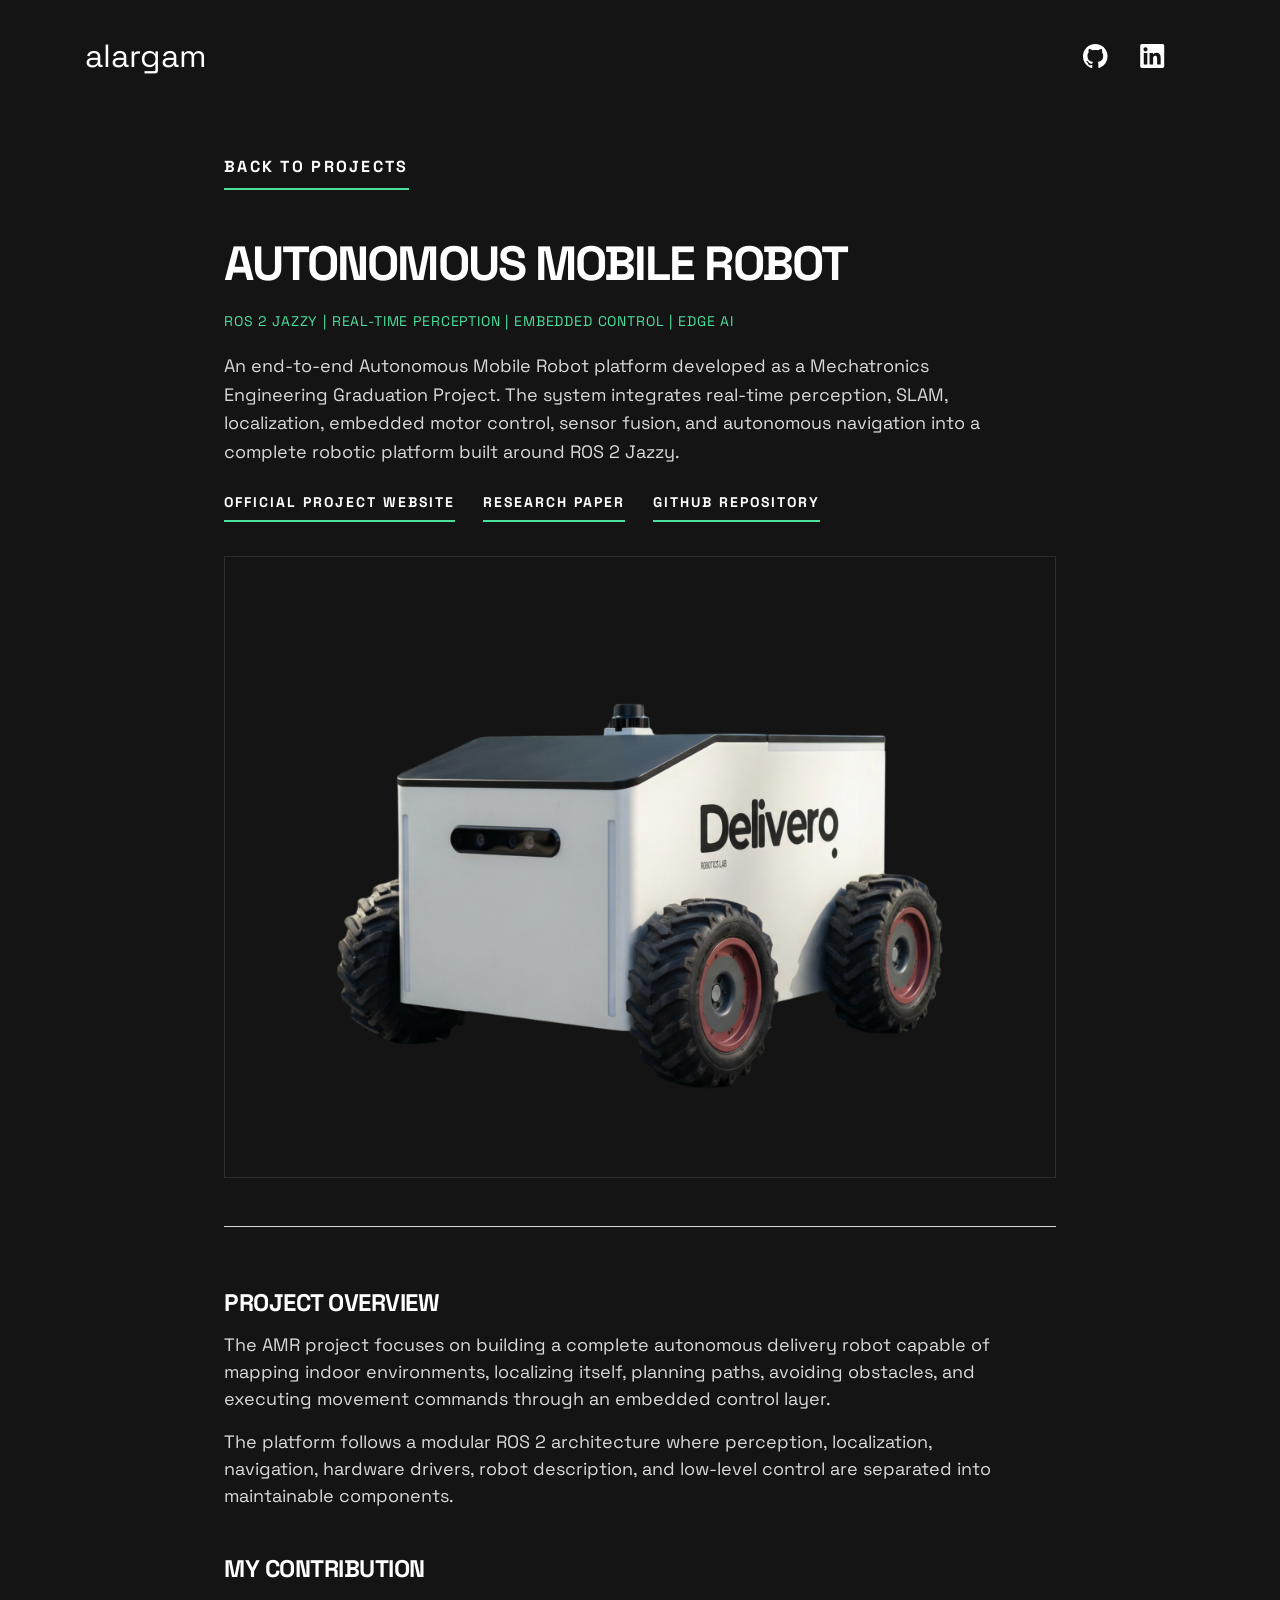
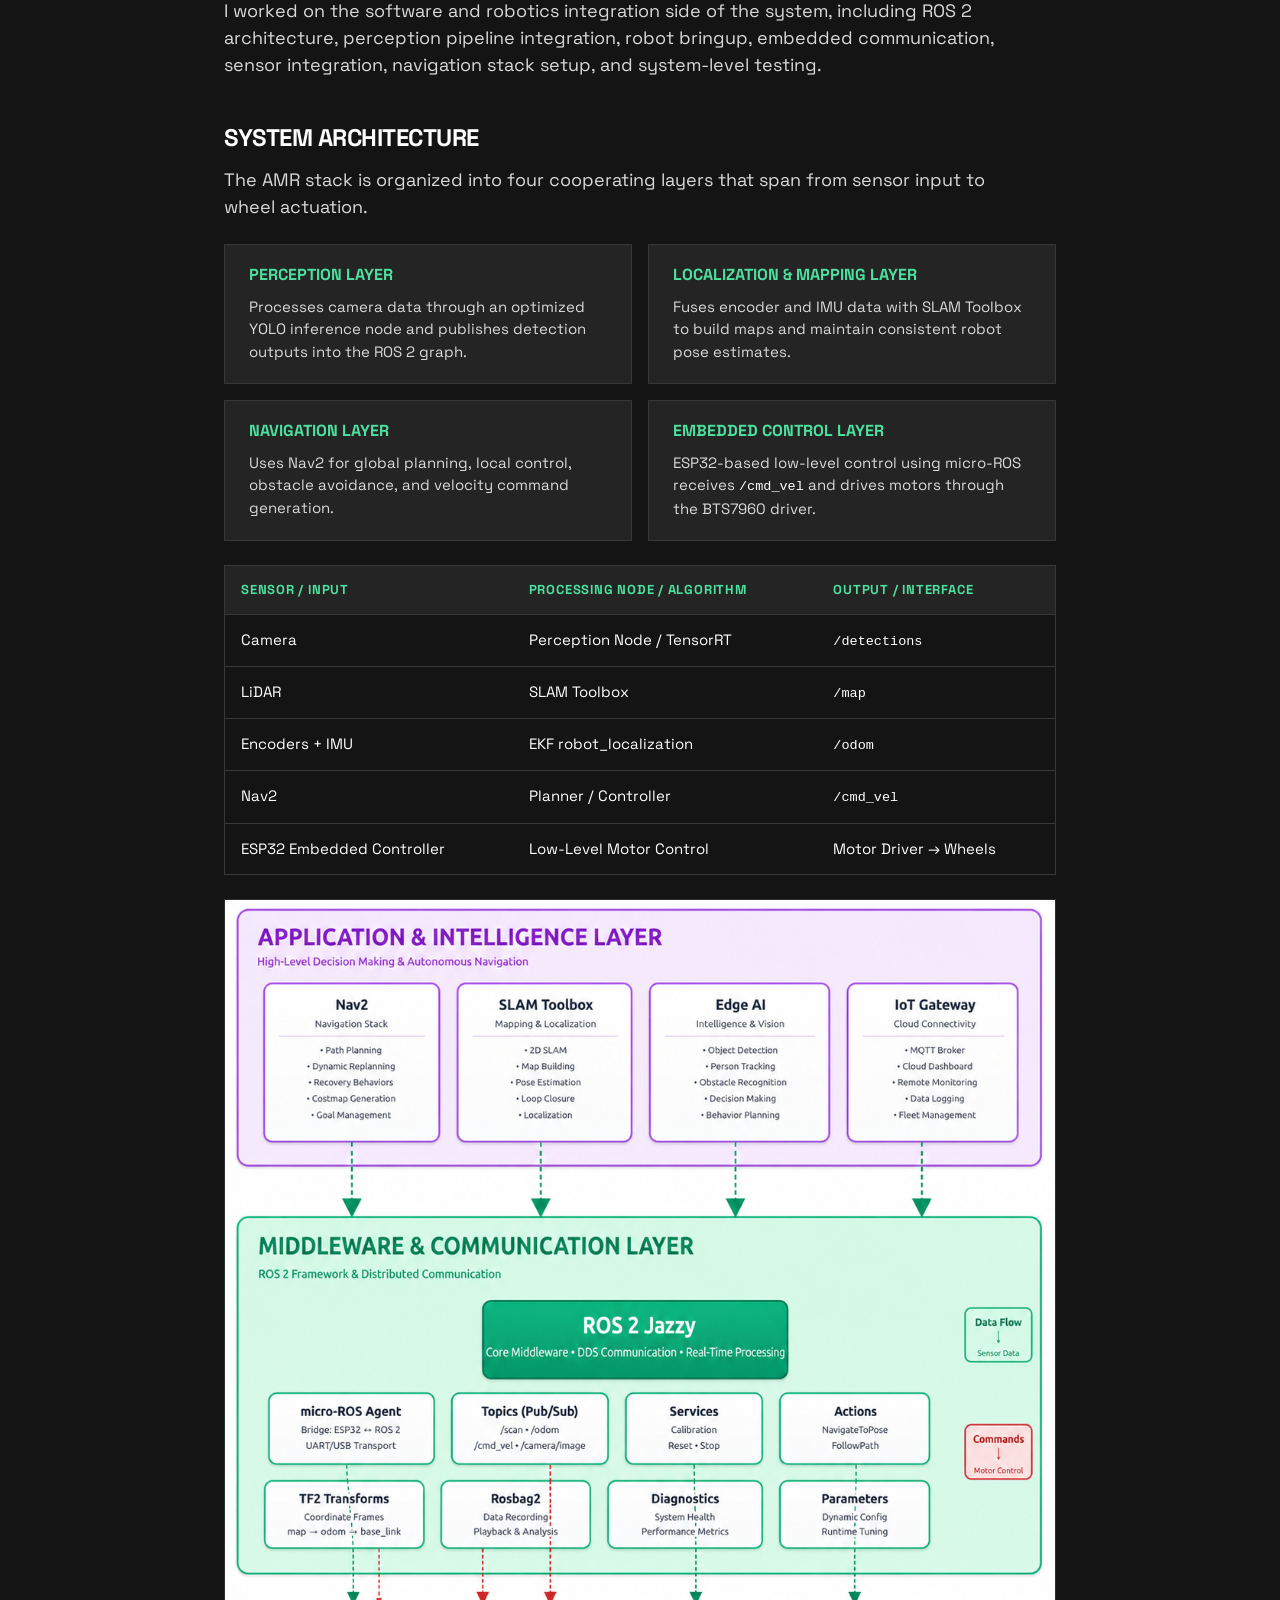
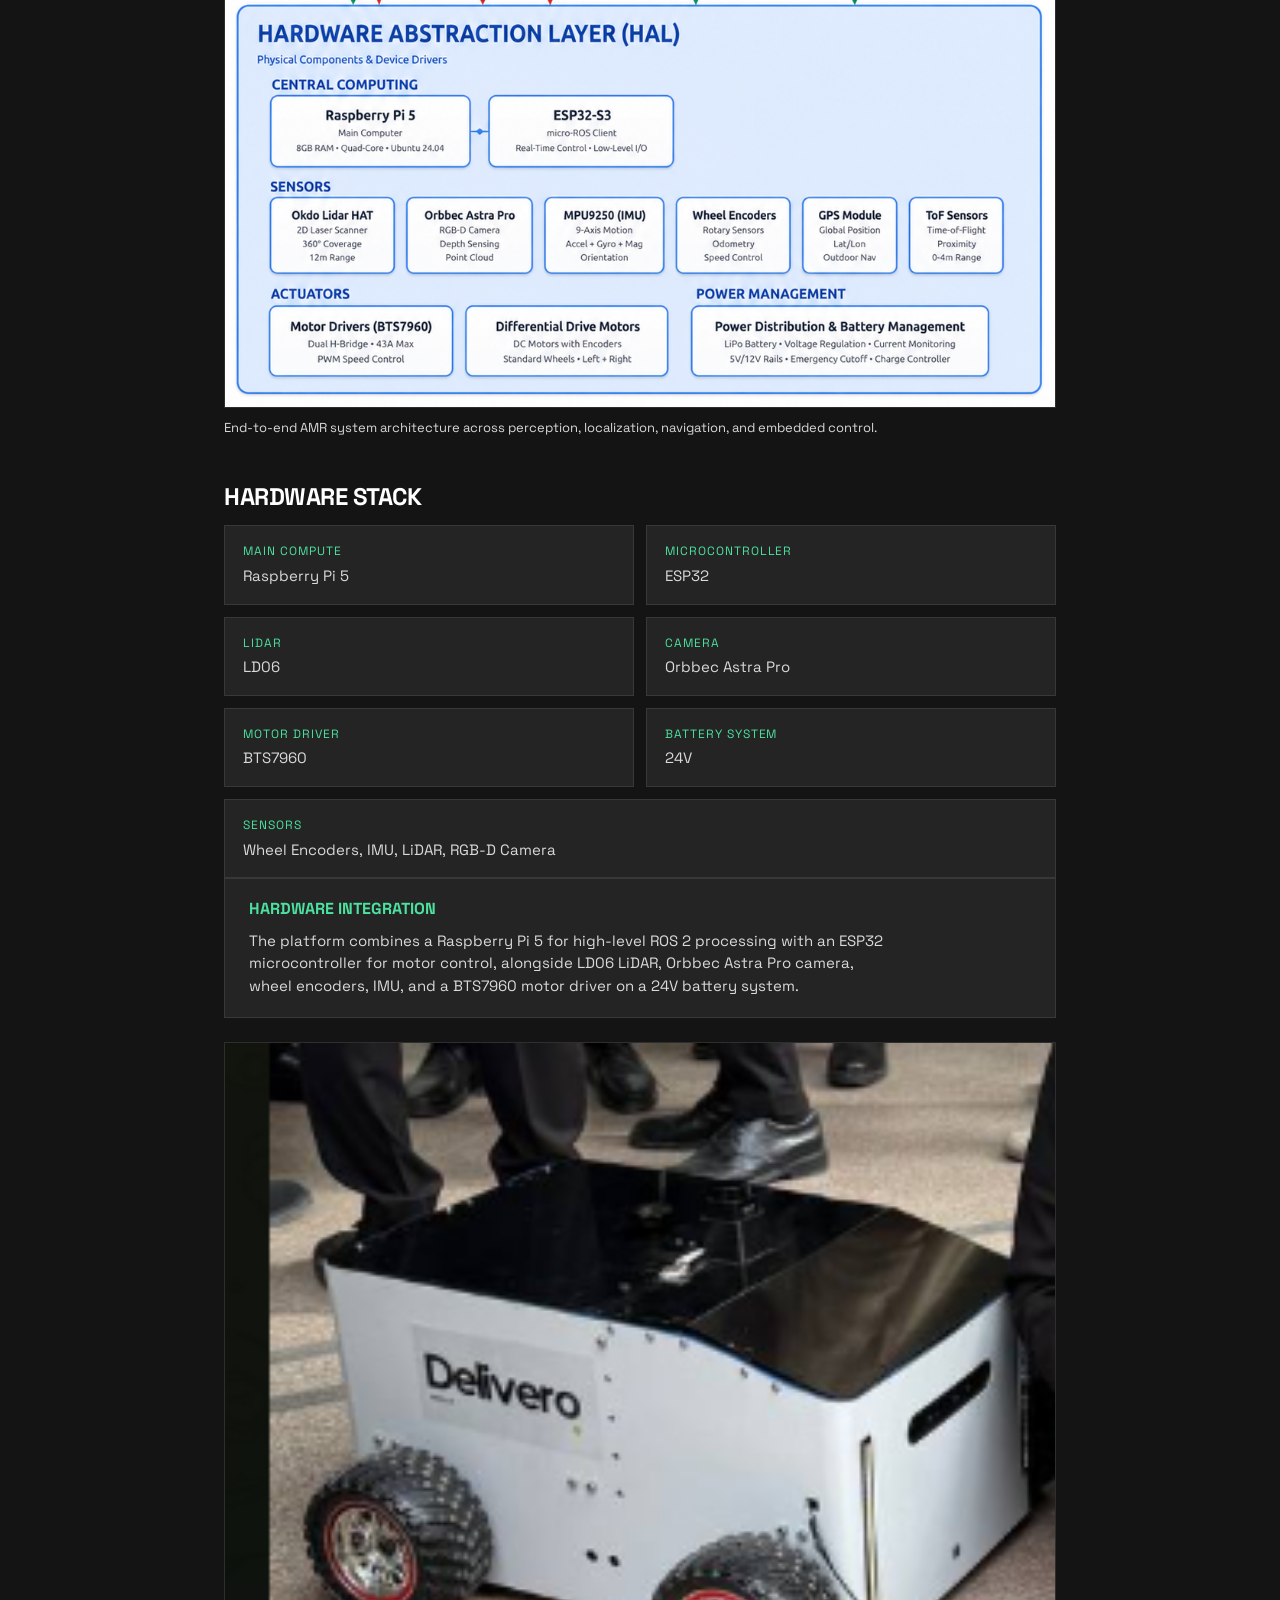
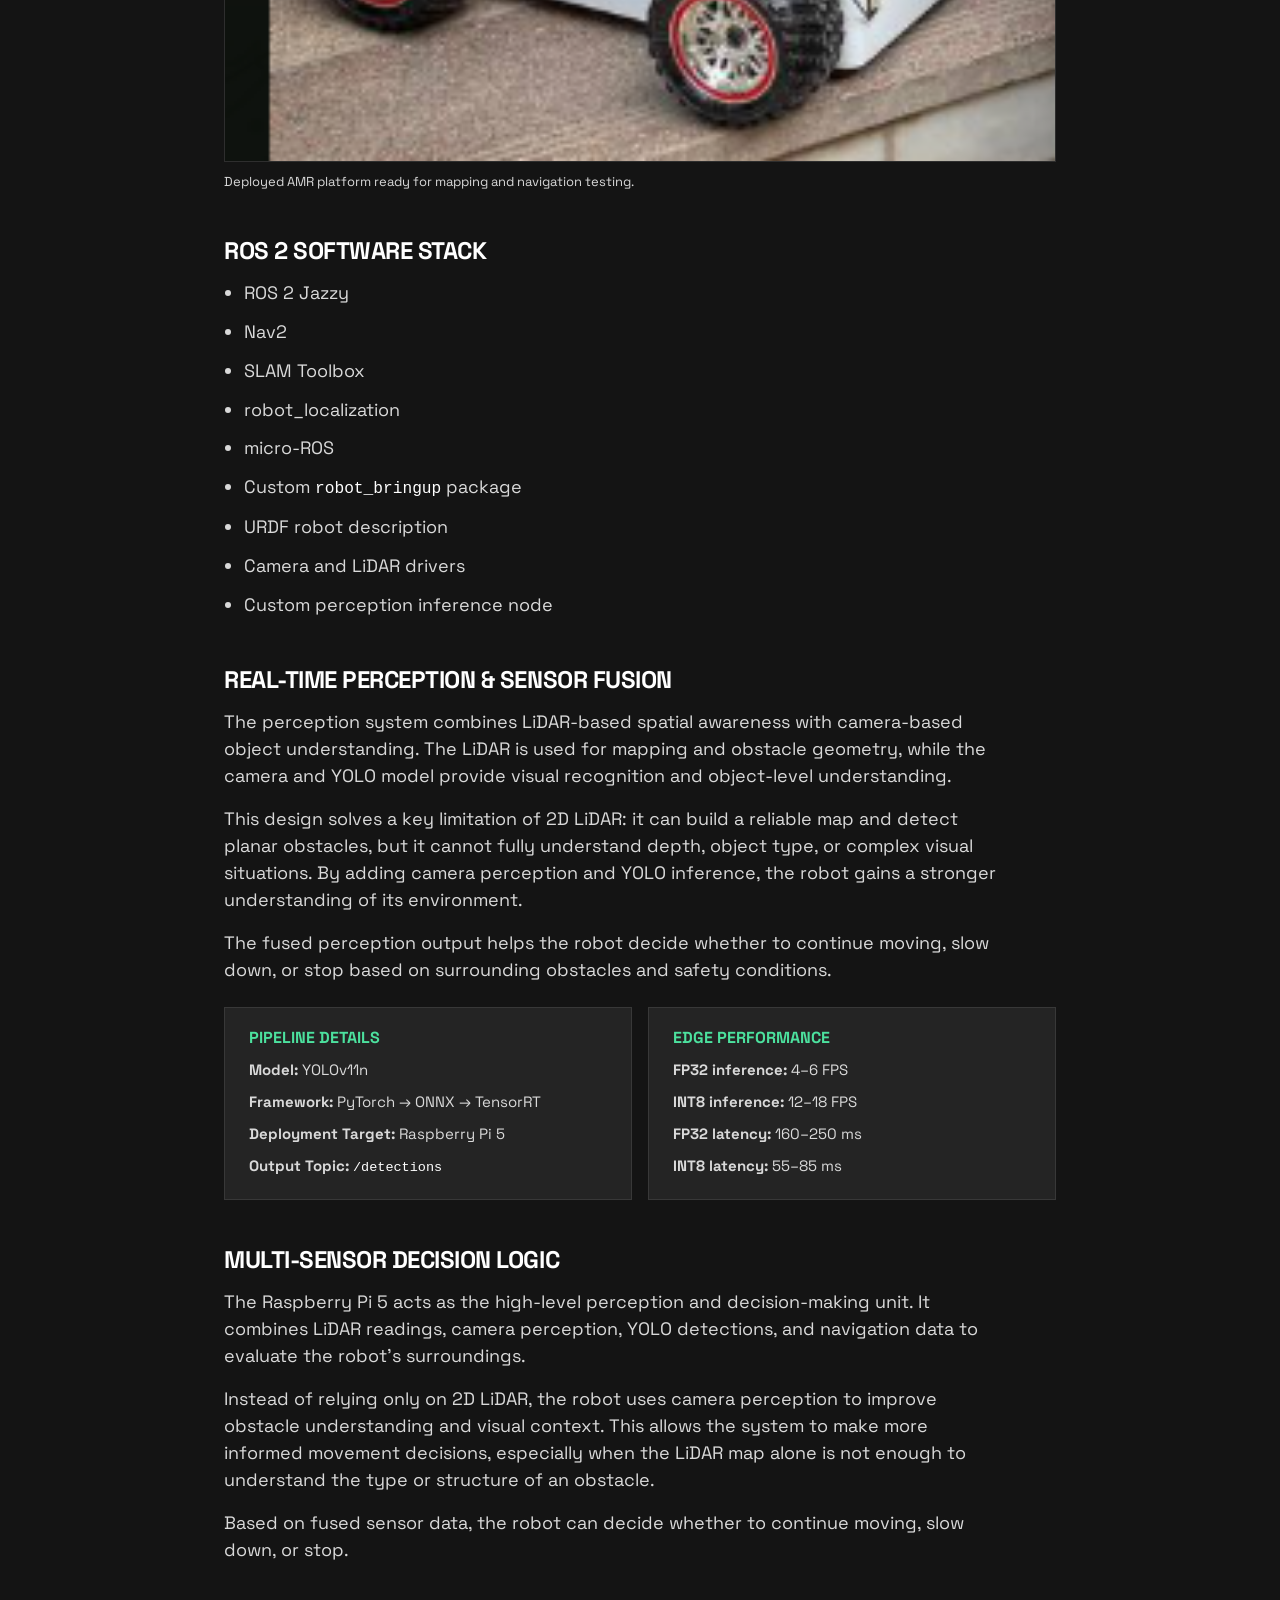
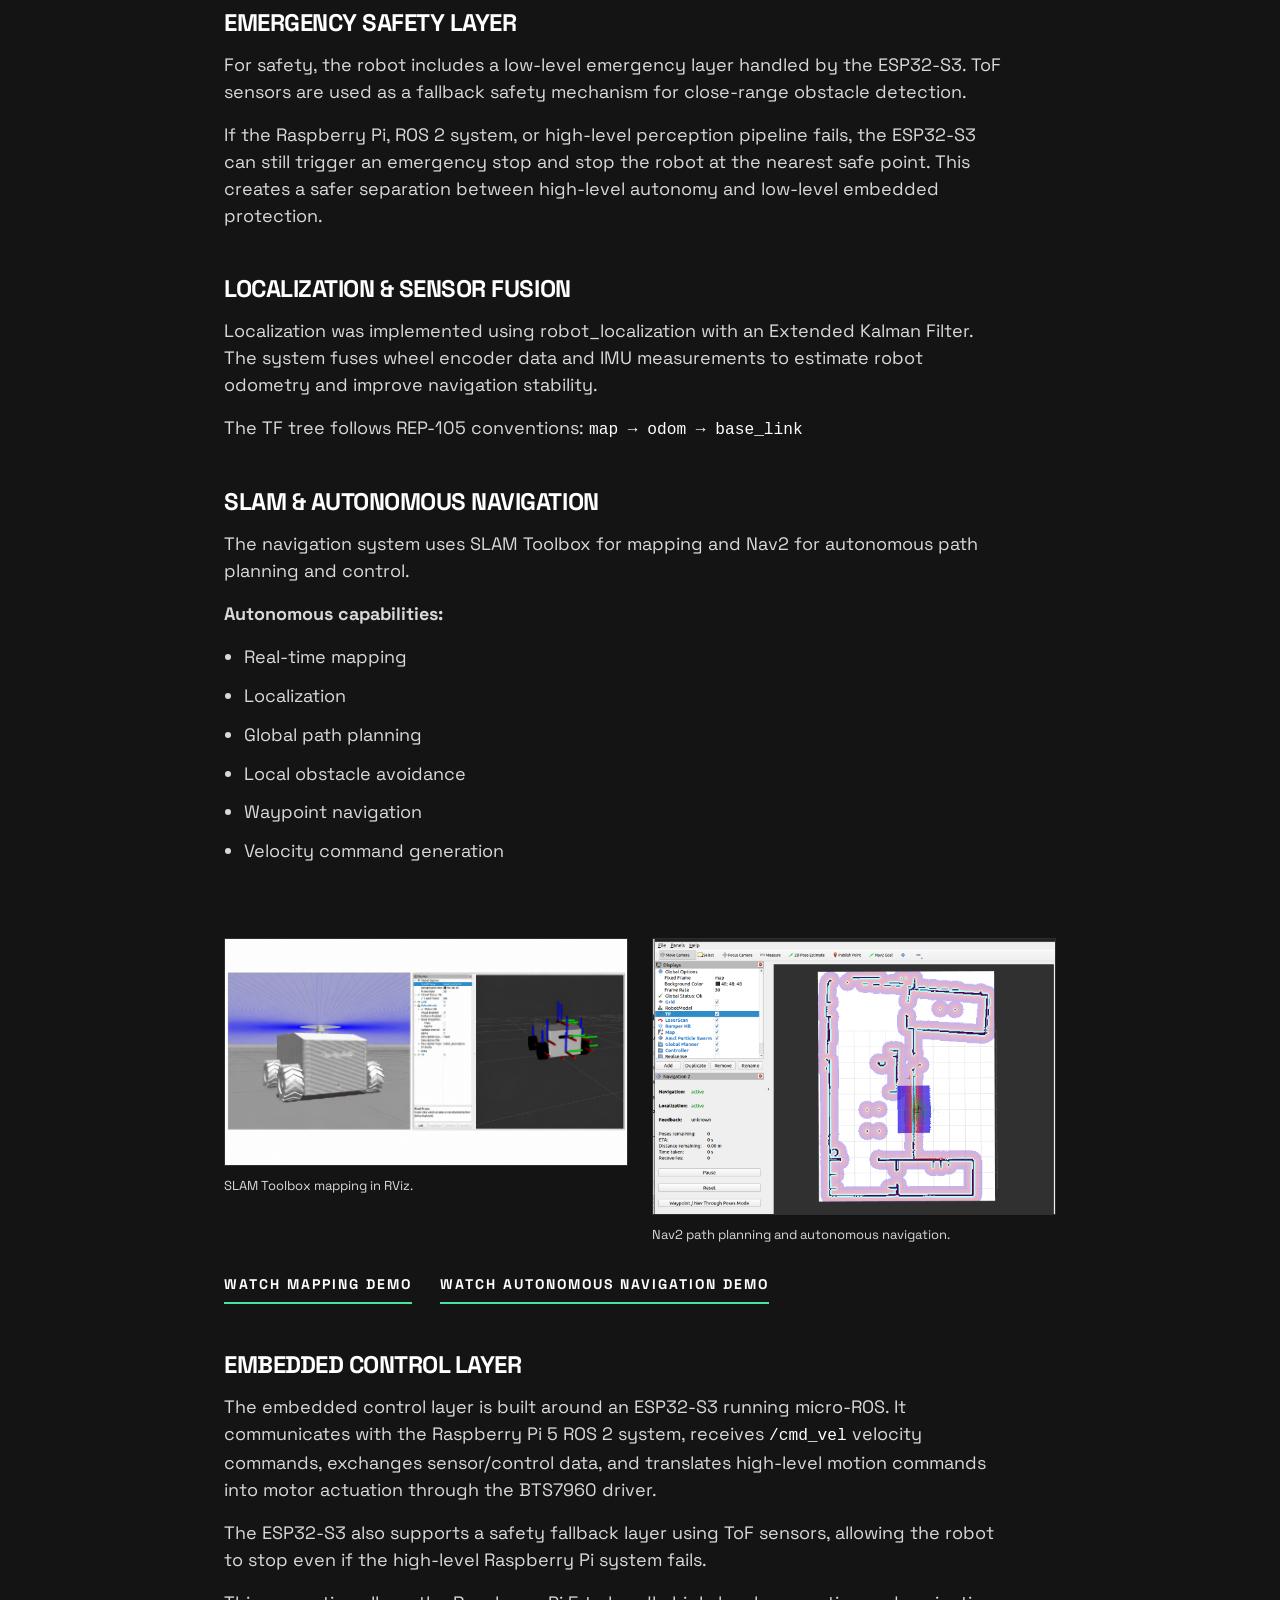
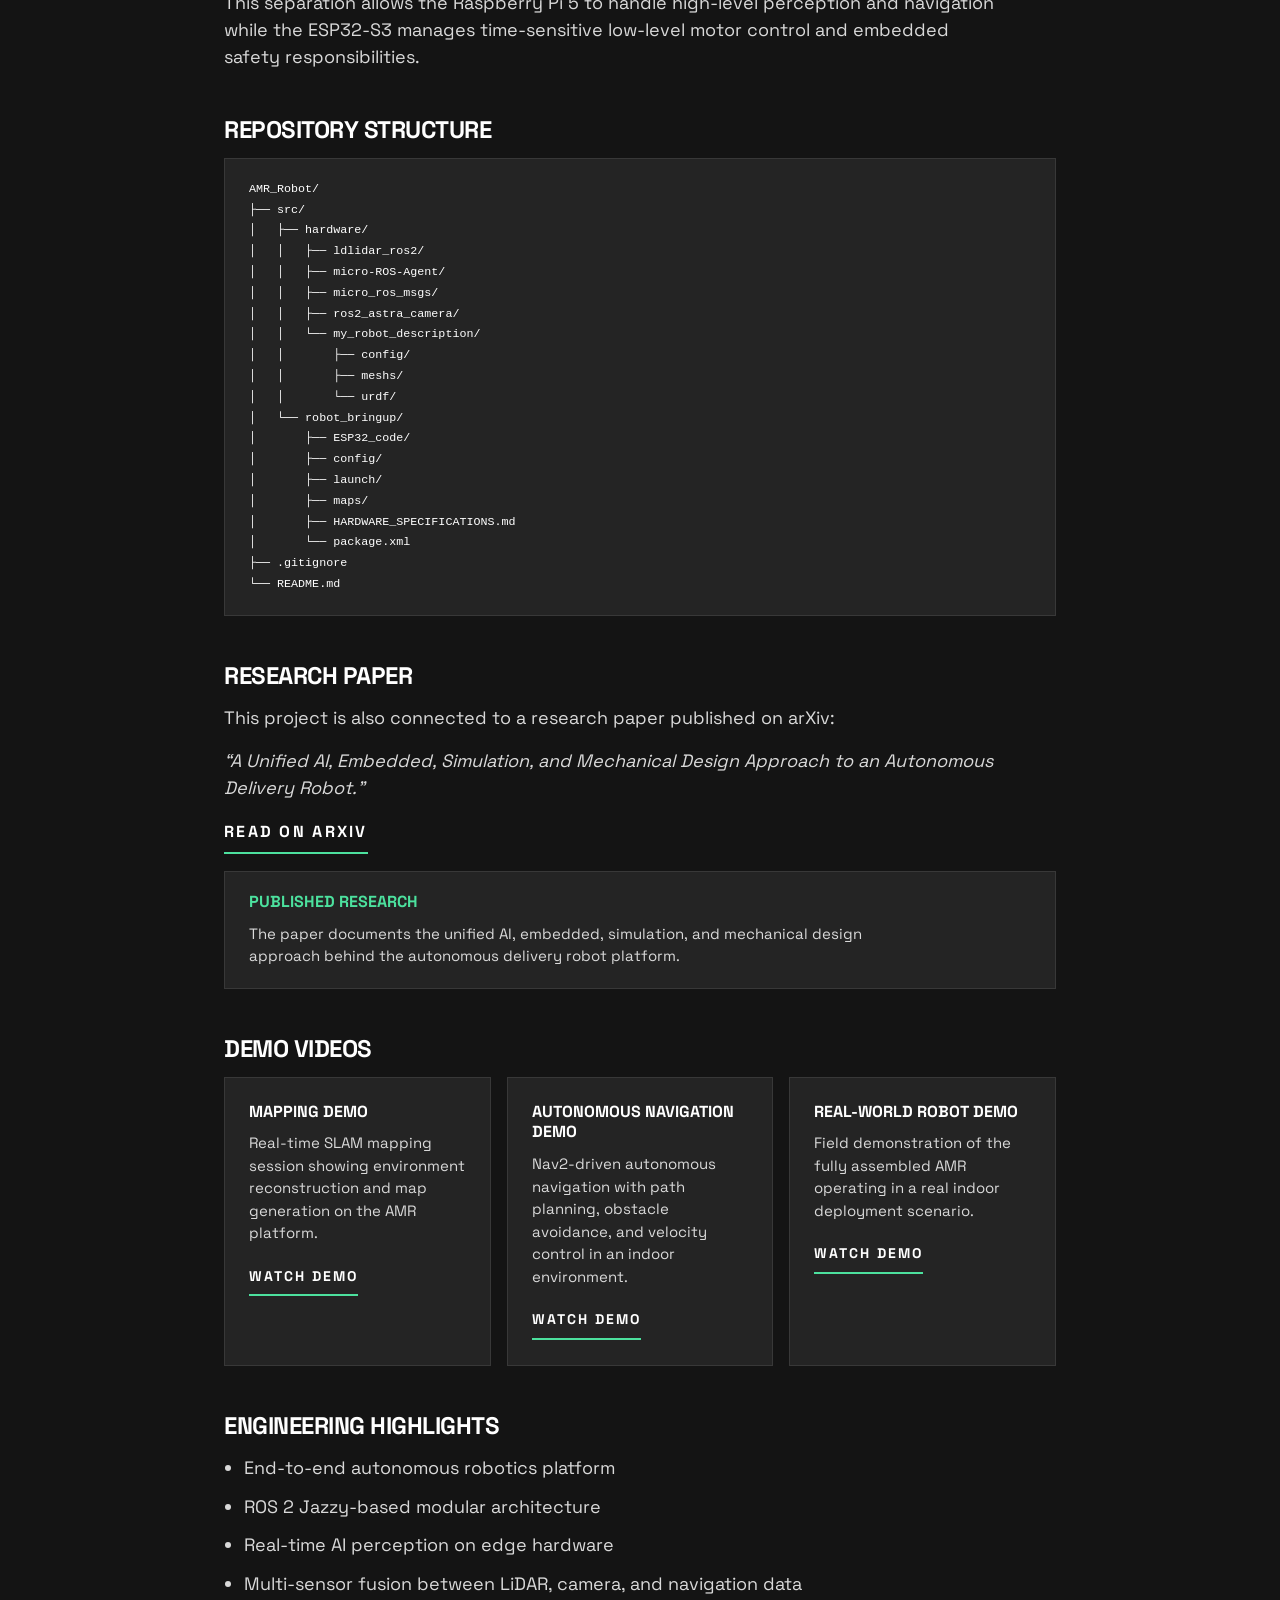
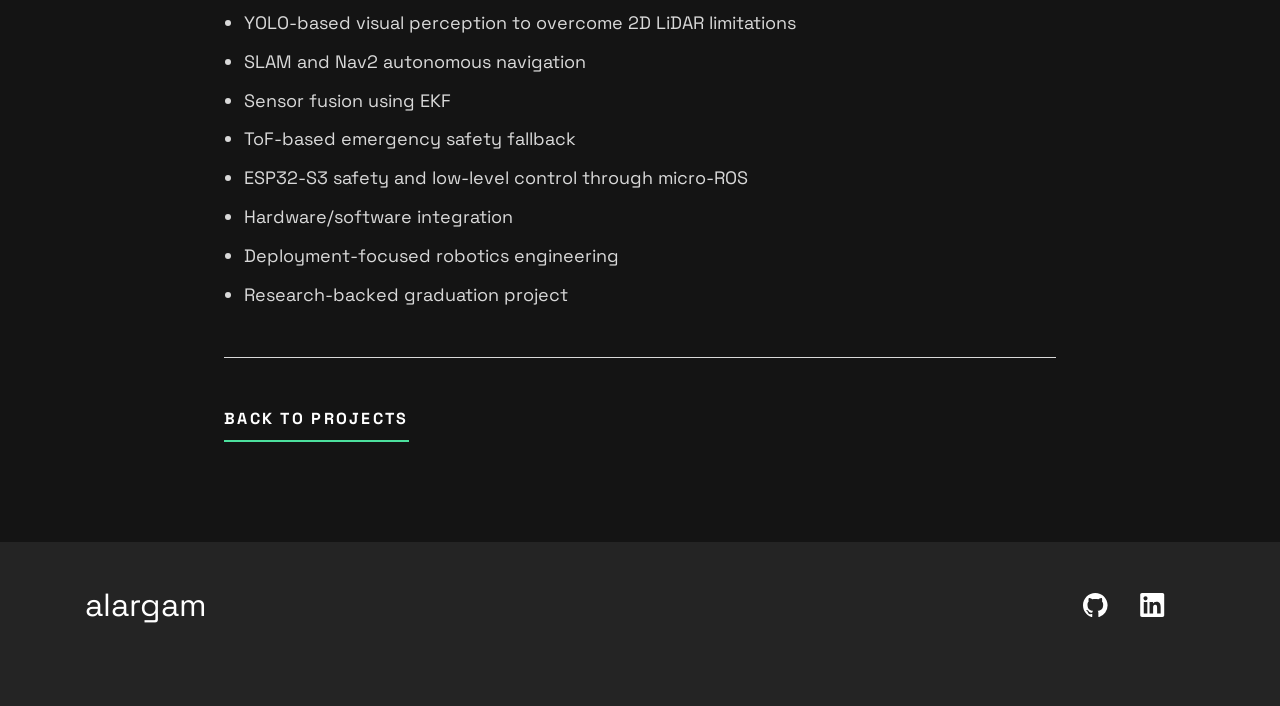
<file: projects/amr-robot.html>
<!DOCTYPE html>
<html lang="en">
  <head>
    <meta charset="UTF-8" />
    <meta name="viewport" content="width=device-width, initial-scale=1.0" />

    <link rel="preconnect" href="https://fonts.googleapis.com" />
    <link rel="preconnect" href="https://fonts.gstatic.com" crossorigin />
    <link
      href="https://fonts.googleapis.com/css2?family=Space+Grotesk:wght@500;700&display=swap"
      rel="stylesheet"
    />

    <link
      rel="icon"
      type="image/png"
      sizes="32x32"
      href="../assets/images/favicon-32x32.png"
    />

    <link rel="stylesheet" href="../style.css" />

    <title>Autonomous Mobile Robot | Alargam Osman</title>
  </head>

  <body>
    <header class="header case-study-header">
      <h2 class="visually-hidden">Header</h2>

      <div class="wrapper">
        <nav class="header__nav">
          <h2 class="visually-hidden">Navigation</h2>

          <a href="../index.html" class="header__home">
            alargam
            <span class="visually-hidden">(to home page)</span>
          </a>

          <a
            href="https://github.com/alargam/"
            target="_blank"
            rel="noopener noreferrer"
            class="header__social"
            aria-label="GitHub profile"
          >
            <svg
              xmlns="http://www.w3.org/2000/svg"
              width="25"
              height="24"
              aria-labelledby="socialGitHubHeader"
              role="img"
            >
              <title id="socialGitHubHeader">GitHub</title>
              <path
                fill="#FFF"
                fill-rule="evenodd"
                d="M12.304 0C5.506 0 0 5.506 0 12.304c0 5.444 3.522 10.042 8.413 11.672.615.108.845-.261.845-.584 0-.292-.015-1.261-.015-2.291-3.091.569-3.891-.754-4.137-1.446-.138-.354-.738-1.446-1.261-1.738-.43-.23-1.046-.8-.016-.815.97-.015 1.661.892 1.892 1.261 1.107 1.86 2.876 1.338 3.584 1.015.107-.8.43-1.338.784-1.646-2.738-.307-5.598-1.368-5.598-6.074 0-1.338.477-2.446 1.26-3.307-.122-.308-.553-1.569.124-3.26 0 0 1.03-.323 3.383 1.26.985-.276 2.03-.415 3.076-.415 1.046 0 2.092.139 3.076.416 2.353-1.6 3.384-1.261 3.384-1.261.676 1.691.246 2.952.123 3.26.784.861 1.26 1.953 1.26 3.307 0 4.721-2.875 5.767-5.613 6.074.446.385.83 1.123.83 2.277 0 1.645-.015 2.968-.015 3.383 0 .323.231.708.846.584a12.324 12.324 0 0 0 8.382-11.672C24.607 5.506 19.101 0 12.304 0Z"
              />
            </svg>
          </a>

          <a
            href="https://www.linkedin.com/in/alargam-osman/"
            target="_blank"
            rel="noopener noreferrer"
            class="header__social"
            aria-label="LinkedIn profile"
          >
            <svg
              xmlns="http://www.w3.org/2000/svg"
              width="25"
              height="24"
              aria-labelledby="socialLinkedInHeader"
              role="img"
            >
              <title id="socialLinkedInHeader">LinkedIn</title>
              <path
                fill="#FFF"
                fill-rule="evenodd"
                d="M5.551 3.304c-1.14 0-2.067.926-2.067 2.064 0 1.14.928 2.066 2.067 2.066a2.066 2.066 0 0 0 0-4.13ZM3.767 8.998v11.453h3.562L7.33 8.998H3.767Zm5.798 0V20.45l3.554.002.002-5.668c0-1.454.253-2.941 2.132-2.941 1.851 0 1.851 1.755 1.851 3.036v5.571l3.559-.001v-6.28c0-2.834-.517-5.457-4.27-5.457-1.763 0-2.916.997-3.368 1.85h-.05V8.997h-3.41ZM22.435 24H1.982c-.976 0-1.77-.777-1.77-1.732V1.731C.212.776 1.006 0 1.982 0h20.453c.98 0 1.777.776 1.777 1.73v20.538c0 .955-.797 1.732-1.777 1.732Z"
              />
            </svg>
          </a>
        </nav>
      </div>
    </header>

    <main class="case-study">
      <div class="wrapper case-study__wrapper case-study__wrapper--wide">
        <a href="../index.html#projects" class="case-study__back underline">
          Back to Projects
        </a>

        <!-- 1. Hero / Project Summary -->
        <header class="case-study__hero">
          <h1 class="case-study__title">Autonomous Mobile Robot</h1>
          <p class="case-study__subtitle">
            ROS 2 Jazzy | Real-Time Perception | Embedded Control | Edge AI
          </p>
          <p class="case-study__summary">
            An end-to-end Autonomous Mobile Robot platform developed as a
            Mechatronics Engineering Graduation Project. The system integrates
            real-time perception, SLAM, localization, embedded motor control,
            sensor fusion, and autonomous navigation into a complete robotic
            platform built around ROS 2 Jazzy.
          </p>

          <div class="case-study__quick-links">
            <a
              href="https://delivero.site/"
              target="_blank"
              rel="noopener noreferrer"
              class="underline"
            >
              Official Project Website
            </a>
            <a
              href="https://arxiv.org/abs/2512.22408"
              target="_blank"
              rel="noopener noreferrer"
              class="underline"
            >
              Research Paper
            </a>
            <a
              href="https://github.com/alargam/AMR_Robot"
              target="_blank"
              rel="noopener noreferrer"
              class="underline"
            >
              GitHub Repository
            </a>
          </div>

          <div class="case-study__picture case-study__picture--natural">
            <img
              class="amr-image"
              src="../assets/images/amr/amr-hero.png"
              alt="Autonomous Mobile Robot platform overview"
              width="1200"
              height="675"
            />
          </div>
        </header>

        <!-- 2. Project Overview -->
        <section class="case-study__section">
          <h2 class="case-study__section-title">Project Overview</h2>
          <p>
            The AMR project focuses on building a complete autonomous delivery
            robot capable of mapping indoor environments, localizing itself,
            planning paths, avoiding obstacles, and executing movement commands
            through an embedded control layer.
          </p>
          <p>
            The platform follows a modular ROS 2 architecture where perception,
            localization, navigation, hardware drivers, robot description, and
            low-level control are separated into maintainable components.
          </p>
        </section>

        <!-- 3. My Contribution -->
        <section class="case-study__section">
          <h2 class="case-study__section-title">My Contribution</h2>
          <p>
            I worked on the software and robotics integration side of the
            system, including ROS 2 architecture, perception pipeline
            integration, robot bringup, embedded communication, sensor
            integration, navigation stack setup, and system-level testing.
          </p>
        </section>

        <!-- 4. System Architecture -->
        <section class="case-study__section">
          <h2 class="case-study__section-title">System Architecture</h2>
          <p>
            The AMR stack is organized into four cooperating layers that span
            from sensor input to wheel actuation.
          </p>

          <div class="case-study__card-grid">
            <div class="case-study__card">
              <h3 class="case-study__card-title">Perception Layer</h3>
              <p>
                Processes camera data through an optimized YOLO inference node
                and publishes detection outputs into the ROS 2 graph.
              </p>
            </div>
            <div class="case-study__card">
              <h3 class="case-study__card-title">
                Localization &amp; Mapping Layer
              </h3>
              <p>
                Fuses encoder and IMU data with SLAM Toolbox to build maps and
                maintain consistent robot pose estimates.
              </p>
            </div>
            <div class="case-study__card">
              <h3 class="case-study__card-title">Navigation Layer</h3>
              <p>
                Uses Nav2 for global planning, local control, obstacle
                avoidance, and velocity command generation.
              </p>
            </div>
            <div class="case-study__card">
              <h3 class="case-study__card-title">Embedded Control Layer</h3>
              <p>
                ESP32-based low-level control using micro-ROS receives
                <code>/cmd_vel</code> and drives motors through the BTS7960
                driver.
              </p>
            </div>
          </div>

          <div class="case-study__table-wrap">
            <table class="case-study__table">
              <thead>
                <tr>
                  <th scope="col">Sensor / Input</th>
                  <th scope="col">Processing Node / Algorithm</th>
                  <th scope="col">Output / Interface</th>
                </tr>
              </thead>
              <tbody>
                <tr>
                  <td>Camera</td>
                  <td>Perception Node / TensorRT</td>
                  <td><code>/detections</code></td>
                </tr>
                <tr>
                  <td>LiDAR</td>
                  <td>SLAM Toolbox</td>
                  <td><code>/map</code></td>
                </tr>
                <tr>
                  <td>Encoders + IMU</td>
                  <td>EKF robot_localization</td>
                  <td><code>/odom</code></td>
                </tr>
                <tr>
                  <td>Nav2</td>
                  <td>Planner / Controller</td>
                  <td><code>/cmd_vel</code></td>
                </tr>
                <tr>
                  <td>ESP32 Embedded Controller</td>
                  <td>Low-Level Motor Control</td>
                  <td>Motor Driver → Wheels</td>
                </tr>
              </tbody>
            </table>
          </div>

          <figure class="case-study__figure">
            <div class="case-study__picture case-study__picture--natural">
              <img
                class="amr-image"
                src="../assets/images/amr/amr-architecture.png"
                alt="AMR system architecture diagram showing ROS 2 layers and data flow"
                width="1200"
                height="675"
              />
            </div>
            <figcaption class="case-study__figure-caption">
              End-to-end AMR system architecture across perception, localization,
              navigation, and embedded control.
            </figcaption>
          </figure>
        </section>

        <!-- 5. Hardware Stack -->
        <section class="case-study__section">
          <h2 class="case-study__section-title">Hardware Stack</h2>

          <div class="case-study__spec-grid">
            <div class="case-study__spec">
              <span class="case-study__spec-label">Main Compute</span>
              <span class="case-study__spec-value">Raspberry Pi 5</span>
            </div>
            <div class="case-study__spec">
              <span class="case-study__spec-label">Microcontroller</span>
              <span class="case-study__spec-value">ESP32</span>
            </div>
            <div class="case-study__spec">
              <span class="case-study__spec-label">LiDAR</span>
              <span class="case-study__spec-value">LD06</span>
            </div>
            <div class="case-study__spec">
              <span class="case-study__spec-label">Camera</span>
              <span class="case-study__spec-value">Orbbec Astra Pro</span>
            </div>
            <div class="case-study__spec">
              <span class="case-study__spec-label">Motor Driver</span>
              <span class="case-study__spec-value">BTS7960</span>
            </div>
            <div class="case-study__spec">
              <span class="case-study__spec-label">Battery System</span>
              <span class="case-study__spec-value">24V</span>
            </div>
            <div class="case-study__spec case-study__spec--wide">
              <span class="case-study__spec-label">Sensors</span>
              <span class="case-study__spec-value">
                Wheel Encoders, IMU, LiDAR, RGB-D Camera
              </span>
            </div>
          </div>

          <div class="case-study__card case-study__card--hardware">
            <h3 class="case-study__card-title">Hardware Integration</h3>
            <p>
              The platform combines a Raspberry Pi 5 for high-level ROS 2
              processing with an ESP32 microcontroller for motor control,
              alongside LD06 LiDAR, Orbbec Astra Pro camera, wheel encoders,
              IMU, and a BTS7960 motor driver on a 24V battery system.
            </p>
          </div>

          <figure class="case-study__figure">
            <div class="case-study__picture case-study__picture--natural">
              <img
                class="amr-image"
                src="../assets/images/amr/amr-real-robot.jpg"
                alt="Fully assembled Autonomous Mobile Robot in an indoor environment"
                width="800"
                height="450"
              />
            </div>
            <figcaption class="case-study__figure-caption">
              Deployed AMR platform ready for mapping and navigation testing.
            </figcaption>
          </figure>
        </section>

        <!-- 6. ROS 2 Software Stack -->
        <section class="case-study__section">
          <h2 class="case-study__section-title">ROS 2 Software Stack</h2>
          <ul class="case-study__list">
            <li>ROS 2 Jazzy</li>
            <li>Nav2</li>
            <li>SLAM Toolbox</li>
            <li>robot_localization</li>
            <li>micro-ROS</li>
            <li>Custom <code>robot_bringup</code> package</li>
            <li>URDF robot description</li>
            <li>Camera and LiDAR drivers</li>
            <li>Custom perception inference node</li>
          </ul>
        </section>

        <!-- 7. Real-Time Perception & Sensor Fusion -->
        <section class="case-study__section">
          <h2 class="case-study__section-title">
            Real-Time Perception &amp; Sensor Fusion
          </h2>
          <p>
            The perception system combines LiDAR-based spatial awareness with
            camera-based object understanding. The LiDAR is used for mapping and
            obstacle geometry, while the camera and YOLO model provide visual
            recognition and object-level understanding.
          </p>
          <p>
            This design solves a key limitation of 2D LiDAR: it can build a
            reliable map and detect planar obstacles, but it cannot fully
            understand depth, object type, or complex visual situations. By
            adding camera perception and YOLO inference, the robot gains a
            stronger understanding of its environment.
          </p>
          <p>
            The fused perception output helps the robot decide whether to
            continue moving, slow down, or stop based on surrounding obstacles
            and safety conditions.
          </p>

          <div class="case-study__card-grid case-study__card-grid--two">
            <div class="case-study__card">
              <h3 class="case-study__card-title">Pipeline Details</h3>
              <ul class="case-study__card-list">
                <li><strong>Model:</strong> YOLOv11n</li>
                <li><strong>Framework:</strong> PyTorch → ONNX → TensorRT</li>
                <li><strong>Deployment Target:</strong> Raspberry Pi 5</li>
                <li><strong>Output Topic:</strong> <code>/detections</code></li>
              </ul>
            </div>
            <div class="case-study__card">
              <h3 class="case-study__card-title">Edge Performance</h3>
              <ul class="case-study__card-list">
                <li><strong>FP32 inference:</strong> 4–6 FPS</li>
                <li><strong>INT8 inference:</strong> 12–18 FPS</li>
                <li><strong>FP32 latency:</strong> 160–250 ms</li>
                <li><strong>INT8 latency:</strong> 55–85 ms</li>
              </ul>
            </div>
          </div>
        </section>

        <!-- 8. Multi-Sensor Decision Logic -->
        <section class="case-study__section">
          <h2 class="case-study__section-title">Multi-Sensor Decision Logic</h2>
          <p>
            The Raspberry Pi 5 acts as the high-level perception and
            decision-making unit. It combines LiDAR readings, camera perception,
            YOLO detections, and navigation data to evaluate the robot&rsquo;s
            surroundings.
          </p>
          <p>
            Instead of relying only on 2D LiDAR, the robot uses camera perception
            to improve obstacle understanding and visual context. This allows the
            system to make more informed movement decisions, especially when the
            LiDAR map alone is not enough to understand the type or structure of
            an obstacle.
          </p>
          <p>
            Based on fused sensor data, the robot can decide whether to continue
            moving, slow down, or stop.
          </p>
        </section>

        <!-- 9. Emergency Safety Layer -->
        <section class="case-study__section">
          <h2 class="case-study__section-title">Emergency Safety Layer</h2>
          <p>
            For safety, the robot includes a low-level emergency layer handled
            by the ESP32-S3. ToF sensors are used as a fallback safety mechanism
            for close-range obstacle detection.
          </p>
          <p>
            If the Raspberry Pi, ROS 2 system, or high-level perception pipeline
            fails, the ESP32-S3 can still trigger an emergency stop and stop the
            robot at the nearest safe point. This creates a safer separation
            between high-level autonomy and low-level embedded protection.
          </p>
        </section>

        <!-- 10. Localization & Sensor Fusion -->
        <section class="case-study__section">
          <h2 class="case-study__section-title">
            Localization &amp; Sensor Fusion
          </h2>
          <p>
            Localization was implemented using robot_localization with an
            Extended Kalman Filter. The system fuses wheel encoder data and IMU
            measurements to estimate robot odometry and improve navigation
            stability.
          </p>
          <p>
            The TF tree follows REP-105 conventions:
            <code>map → odom → base_link</code>
          </p>
        </section>

        <!-- 11. SLAM & Autonomous Navigation -->
        <section class="case-study__section">
          <h2 class="case-study__section-title">
            SLAM &amp; Autonomous Navigation
          </h2>
          <p>
            The navigation system uses SLAM Toolbox for mapping and Nav2 for
            autonomous path planning and control.
          </p>

          <p><strong>Autonomous capabilities:</strong></p>
          <ul class="case-study__list">
            <li>Real-time mapping</li>
            <li>Localization</li>
            <li>Global path planning</li>
            <li>Local obstacle avoidance</li>
            <li>Waypoint navigation</li>
            <li>Velocity command generation</li>
          </ul>

          <div class="case-study__gallery">
            <figure class="case-study__figure">
              <div class="case-study__picture case-study__picture--natural">
                <img
                  class="amr-image"
                  src="../assets/images/amr/amr-rviz-mapping.png"
                  alt="RViz visualization of SLAM mapping on the AMR platform"
                  width="800"
                  height="450"
                />
              </div>
              <figcaption class="case-study__figure-caption">
                SLAM Toolbox mapping in RViz.
              </figcaption>
            </figure>
            <figure class="case-study__figure">
              <div class="case-study__picture case-study__picture--natural">
                <img
                  class="amr-image"
                  src="../assets/images/amr/amr-nav2.png"
                  alt="Nav2 autonomous navigation stack visualization"
                  width="800"
                  height="450"
                />
              </div>
              <figcaption class="case-study__figure-caption">
                Nav2 path planning and autonomous navigation.
              </figcaption>
            </figure>
          </div>

          <div class="case-study__actions">
            <a
              href="https://youtu.be/Y2gumzrdt7Y?si=m39UE9KOSQfXusku"
              target="_blank"
              rel="noopener noreferrer"
              class="underline"
            >
              Watch Mapping Demo
            </a>
            <a
              href="https://youtu.be/pdu4tVg_QxQ?si=h2zefPR79atgquf7"
              target="_blank"
              rel="noopener noreferrer"
              class="underline"
            >
              Watch Autonomous Navigation Demo
            </a>
          </div>
        </section>

        <!-- 12. Embedded Control Layer -->
        <section class="case-study__section">
          <h2 class="case-study__section-title">Embedded Control Layer</h2>
          <p>
            The embedded control layer is built around an ESP32-S3 running
            micro-ROS. It communicates with the Raspberry Pi 5 ROS 2 system,
            receives <code>/cmd_vel</code> velocity commands, exchanges
            sensor/control data, and translates high-level motion commands into
            motor actuation through the BTS7960 driver.
          </p>
          <p>
            The ESP32-S3 also supports a safety fallback layer using ToF sensors,
            allowing the robot to stop even if the high-level Raspberry Pi
            system fails.
          </p>
          <p>
            This separation allows the Raspberry Pi 5 to handle high-level
            perception and navigation while the ESP32-S3 manages time-sensitive
            low-level motor control and embedded safety responsibilities.
          </p>
        </section>

        <!-- 13. Repository Structure -->
        <section class="case-study__section">
          <h2 class="case-study__section-title">Repository Structure</h2>
          <pre class="case-study__code"><code>AMR_Robot/
├── src/
│   ├── hardware/
│   │   ├── ldlidar_ros2/
│   │   ├── micro-ROS-Agent/
│   │   ├── micro_ros_msgs/
│   │   ├── ros2_astra_camera/
│   │   └── my_robot_description/
│   │       ├── config/
│   │       ├── meshs/
│   │       └── urdf/
│   └── robot_bringup/
│       ├── ESP32_code/
│       ├── config/
│       ├── launch/
│       ├── maps/
│       ├── HARDWARE_SPECIFICATIONS.md
│       └── package.xml
├── .gitignore
└── README.md</code></pre>
        </section>

        <!-- 14. Research Paper -->
        <section class="case-study__section">
          <h2 class="case-study__section-title">Research Paper</h2>
          <p>
            This project is also connected to a research paper published on
            arXiv:
          </p>
          <p>
            <em
              >“A Unified AI, Embedded, Simulation, and Mechanical Design
              Approach to an Autonomous Delivery Robot.”</em
            >
          </p>
          <p>
            <a
              href="https://arxiv.org/abs/2512.22408"
              target="_blank"
              rel="noopener noreferrer"
              class="underline"
            >
              Read on arXiv
            </a>
          </p>

          <div class="case-study__card">
            <h3 class="case-study__card-title">Published Research</h3>
            <p>
              The paper documents the unified AI, embedded, simulation, and
              mechanical design approach behind the autonomous delivery robot
              platform.
            </p>
          </div>
        </section>

        <!-- 15. Demo Videos / Gallery -->
        <section class="case-study__section">
          <h2 class="case-study__section-title">Demo Videos</h2>

          <div class="case-study__demo-grid">
            <article class="case-study__demo-card">
              <h3 class="case-study__demo-title">Mapping Demo</h3>
              <p>
                Real-time SLAM mapping session showing environment reconstruction
                and map generation on the AMR platform.
              </p>
              <a
                href="https://youtu.be/Y2gumzrdt7Y?si=m39UE9KOSQfXusku"
                target="_blank"
                rel="noopener noreferrer"
                class="underline"
              >
                Watch Demo
              </a>
            </article>

            <article class="case-study__demo-card">
              <h3 class="case-study__demo-title">
                Autonomous Navigation Demo
              </h3>
              <p>
                Nav2-driven autonomous navigation with path planning, obstacle
                avoidance, and velocity control in an indoor environment.
              </p>
              <a
                href="https://youtu.be/pdu4tVg_QxQ?si=h2zefPR79atgquf7"
                target="_blank"
                rel="noopener noreferrer"
                class="underline"
              >
                Watch Demo
              </a>
            </article>

            <article class="case-study__demo-card">
              <h3 class="case-study__demo-title">Real-World Robot Demo</h3>
              <p>
                Field demonstration of the fully assembled AMR operating in a
                real indoor deployment scenario.
              </p>
              <a
                href="https://www.youtube.com/shorts/1S7ldnf2kuI"
                target="_blank"
                rel="noopener noreferrer"
                class="underline"
              >
                Watch Demo
              </a>
            </article>
          </div>
        </section>

        <!-- 16. Engineering Highlights -->
        <section class="case-study__section">
          <h2 class="case-study__section-title">Engineering Highlights</h2>
          <ul class="case-study__list">
            <li>End-to-end autonomous robotics platform</li>
            <li>ROS 2 Jazzy-based modular architecture</li>
            <li>Real-time AI perception on edge hardware</li>
            <li>Multi-sensor fusion between LiDAR, camera, and navigation data</li>
            <li>YOLO-based visual perception to overcome 2D LiDAR limitations</li>
            <li>SLAM and Nav2 autonomous navigation</li>
            <li>Sensor fusion using EKF</li>
            <li>ToF-based emergency safety fallback</li>
            <li>ESP32-S3 safety and low-level control through micro-ROS</li>
            <li>Hardware/software integration</li>
            <li>Deployment-focused robotics engineering</li>
            <li>Research-backed graduation project</li>
          </ul>
        </section>

        <!-- 17. Navigation -->
        <div class="case-study__links">
          <a href="../index.html#projects" class="underline">Back to Projects</a>
        </div>
      </div>
    </main>

    <footer class="footer bg-less-dark">
      <h2 class="visually-hidden">Footer</h2>

      <div class="wrapper">
        <nav class="header__nav">
          <h2 class="visually-hidden">Navigation</h2>

          <a href="../index.html" class="header__home">
            alargam
            <span class="visually-hidden">(to home page)</span>
          </a>

          <a
            href="https://github.com/alargam/"
            target="_blank"
            rel="noopener noreferrer"
            class="header__social"
            aria-label="GitHub profile"
          >
            <svg
              xmlns="http://www.w3.org/2000/svg"
              width="25"
              height="24"
              aria-labelledby="socialGitHubFooter"
              role="img"
            >
              <title id="socialGitHubFooter">GitHub</title>
              <path
                fill="#FFF"
                fill-rule="evenodd"
                d="M12.304 0C5.506 0 0 5.506 0 12.304c0 5.444 3.522 10.042 8.413 11.672.615.108.845-.261.845-.584 0-.292-.015-1.261-.015-2.291-3.091.569-3.891-.754-4.137-1.446-.138-.354-.738-1.446-1.261-1.738-.43-.23-1.046-.8-.016-.815.97-.015 1.661.892 1.892 1.261 1.107 1.86 2.876 1.338 3.584 1.015.107-.8.43-1.338.784-1.646-2.738-.307-5.598-1.368-5.598-6.074 0-1.338.477-2.446 1.26-3.307-.122-.308-.553-1.569.124-3.26 0 0 1.03-.323 3.383 1.26.985-.276 2.03-.415 3.076-.415 1.046 0 2.092.139 3.076.416 2.353-1.6 3.384-1.261 3.384-1.261.676 1.691.246 2.952.123 3.26.784.861 1.26 1.953 1.26 3.307 0 4.721-2.875 5.767-5.613 6.074.446.385.83 1.123.83 2.277 0 1.645-.015 2.968-.015 3.383 0 .323.231.708.846.584a12.324 12.324 0 0 0 8.382-11.672C24.607 5.506 19.101 0 12.304 0Z"
              />
            </svg>
          </a>

          <a
            href="https://www.linkedin.com/in/alargam-osman/"
            target="_blank"
            rel="noopener noreferrer"
            class="header__social"
            aria-label="LinkedIn profile"
          >
            <svg
              xmlns="http://www.w3.org/2000/svg"
              width="25"
              height="24"
              aria-labelledby="socialLinkedInFooter"
              role="img"
            >
              <title id="socialLinkedInFooter">LinkedIn</title>
              <path
                fill="#FFF"
                fill-rule="evenodd"
                d="M5.551 3.304c-1.14 0-2.067.926-2.067 2.064 0 1.14.928 2.066 2.067 2.066a2.066 2.066 0 0 0 0-4.13ZM3.767 8.998v11.453h3.562L7.33 8.998H3.767Zm5.798 0V20.45l3.554.002.002-5.668c0-1.454.253-2.941 2.132-2.941 1.851 0 1.851 1.755 1.851 3.036v5.571l3.559-.001v-6.28c0-2.834-.517-5.457-4.27-5.457-1.763 0-2.916.997-3.368 1.85h-.05V8.997h-3.41ZM22.435 24H1.982c-.976 0-1.77-.777-1.77-1.732V1.731C.212.776 1.006 0 1.982 0h20.453c.98 0 1.777.776 1.777 1.73v20.538c0 .955-.797 1.732-1.777 1.732Z"
              />
            </svg>
          </a>
        </nav>
      </div>
    </footer>
  </body>
</html>
</file>
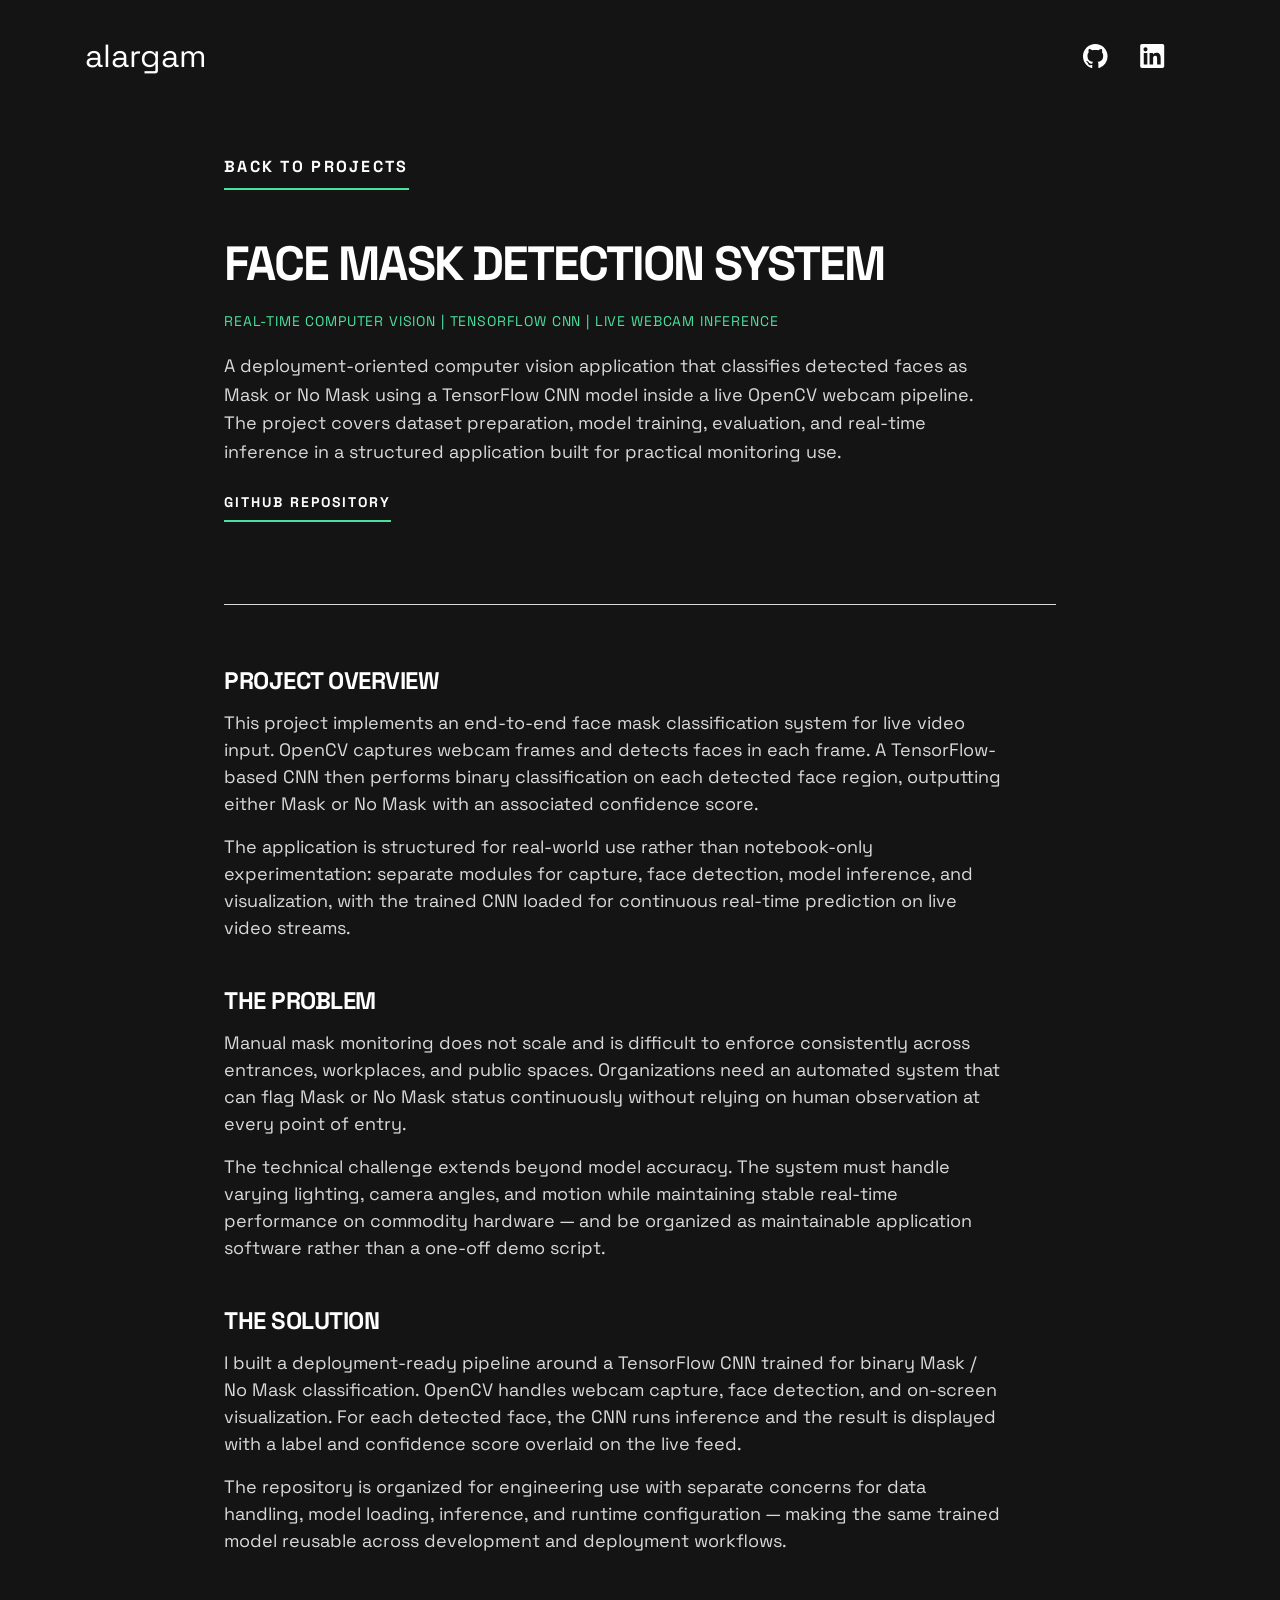
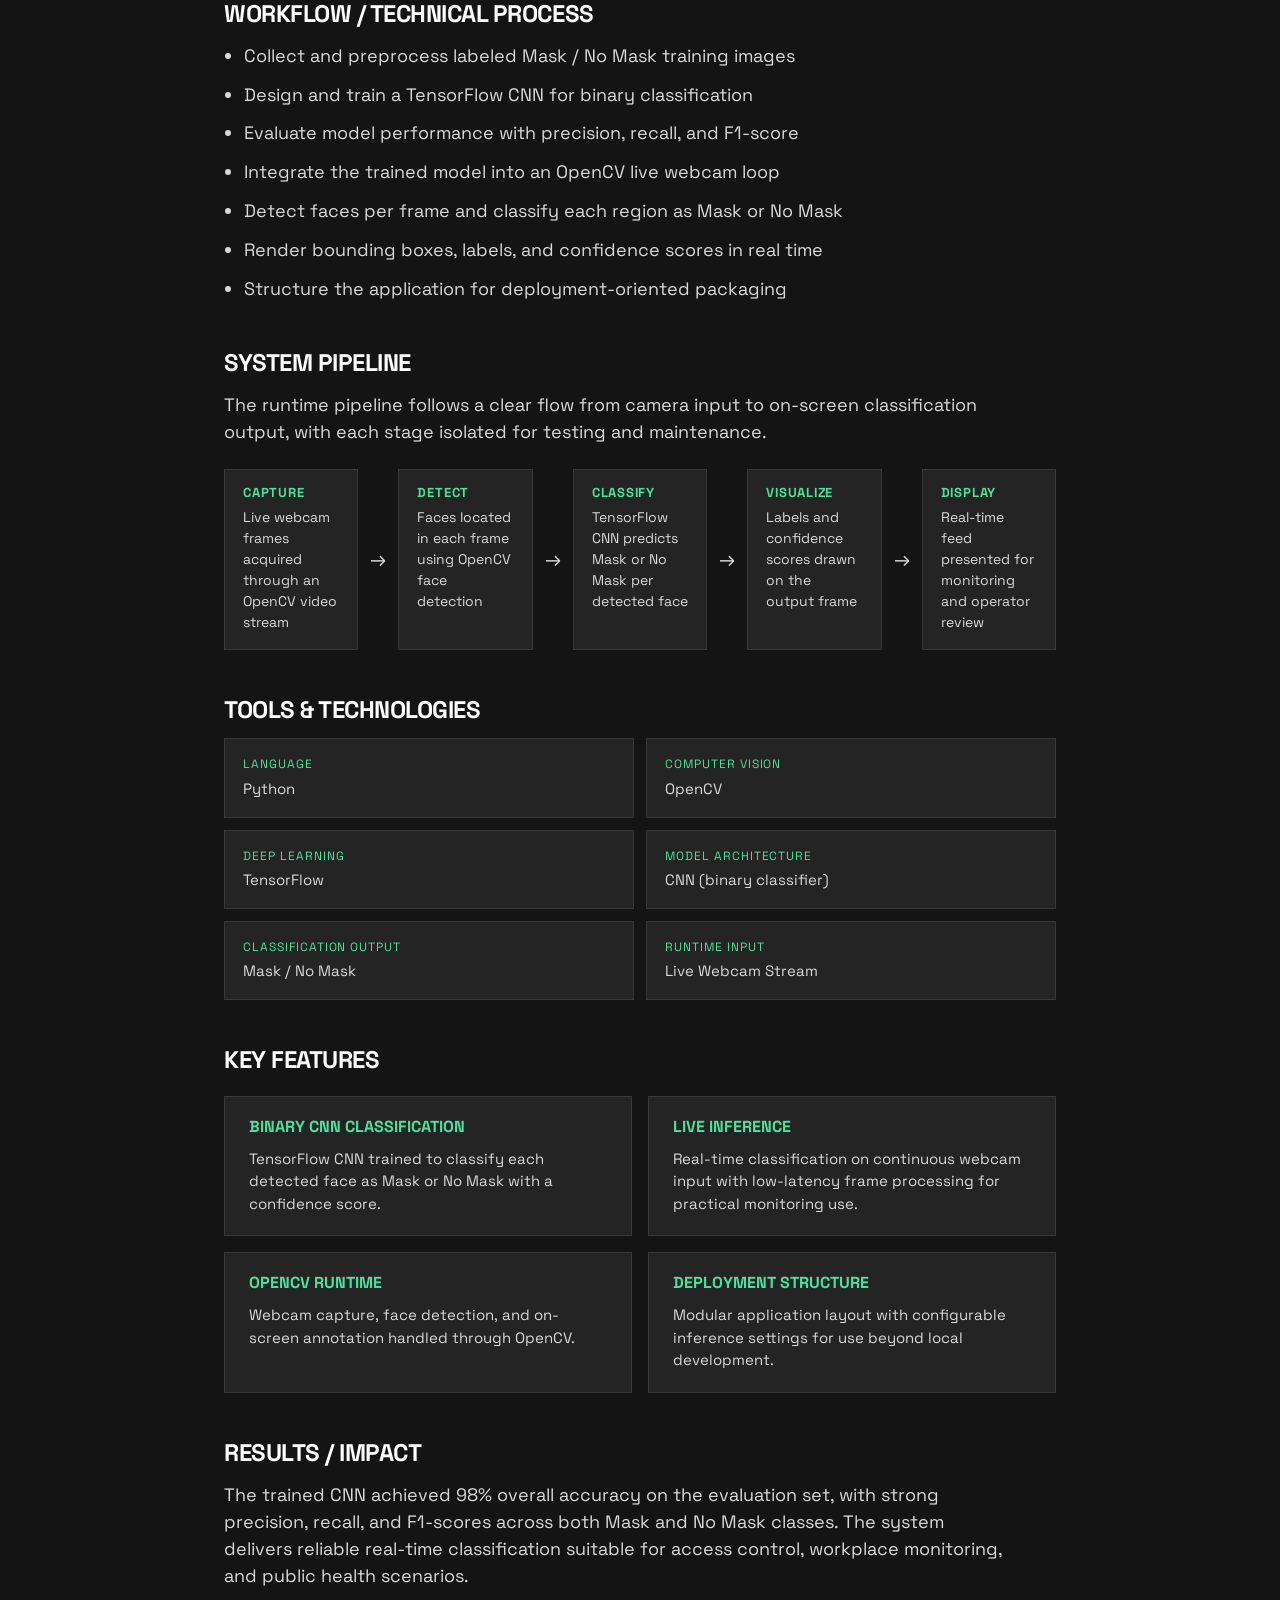
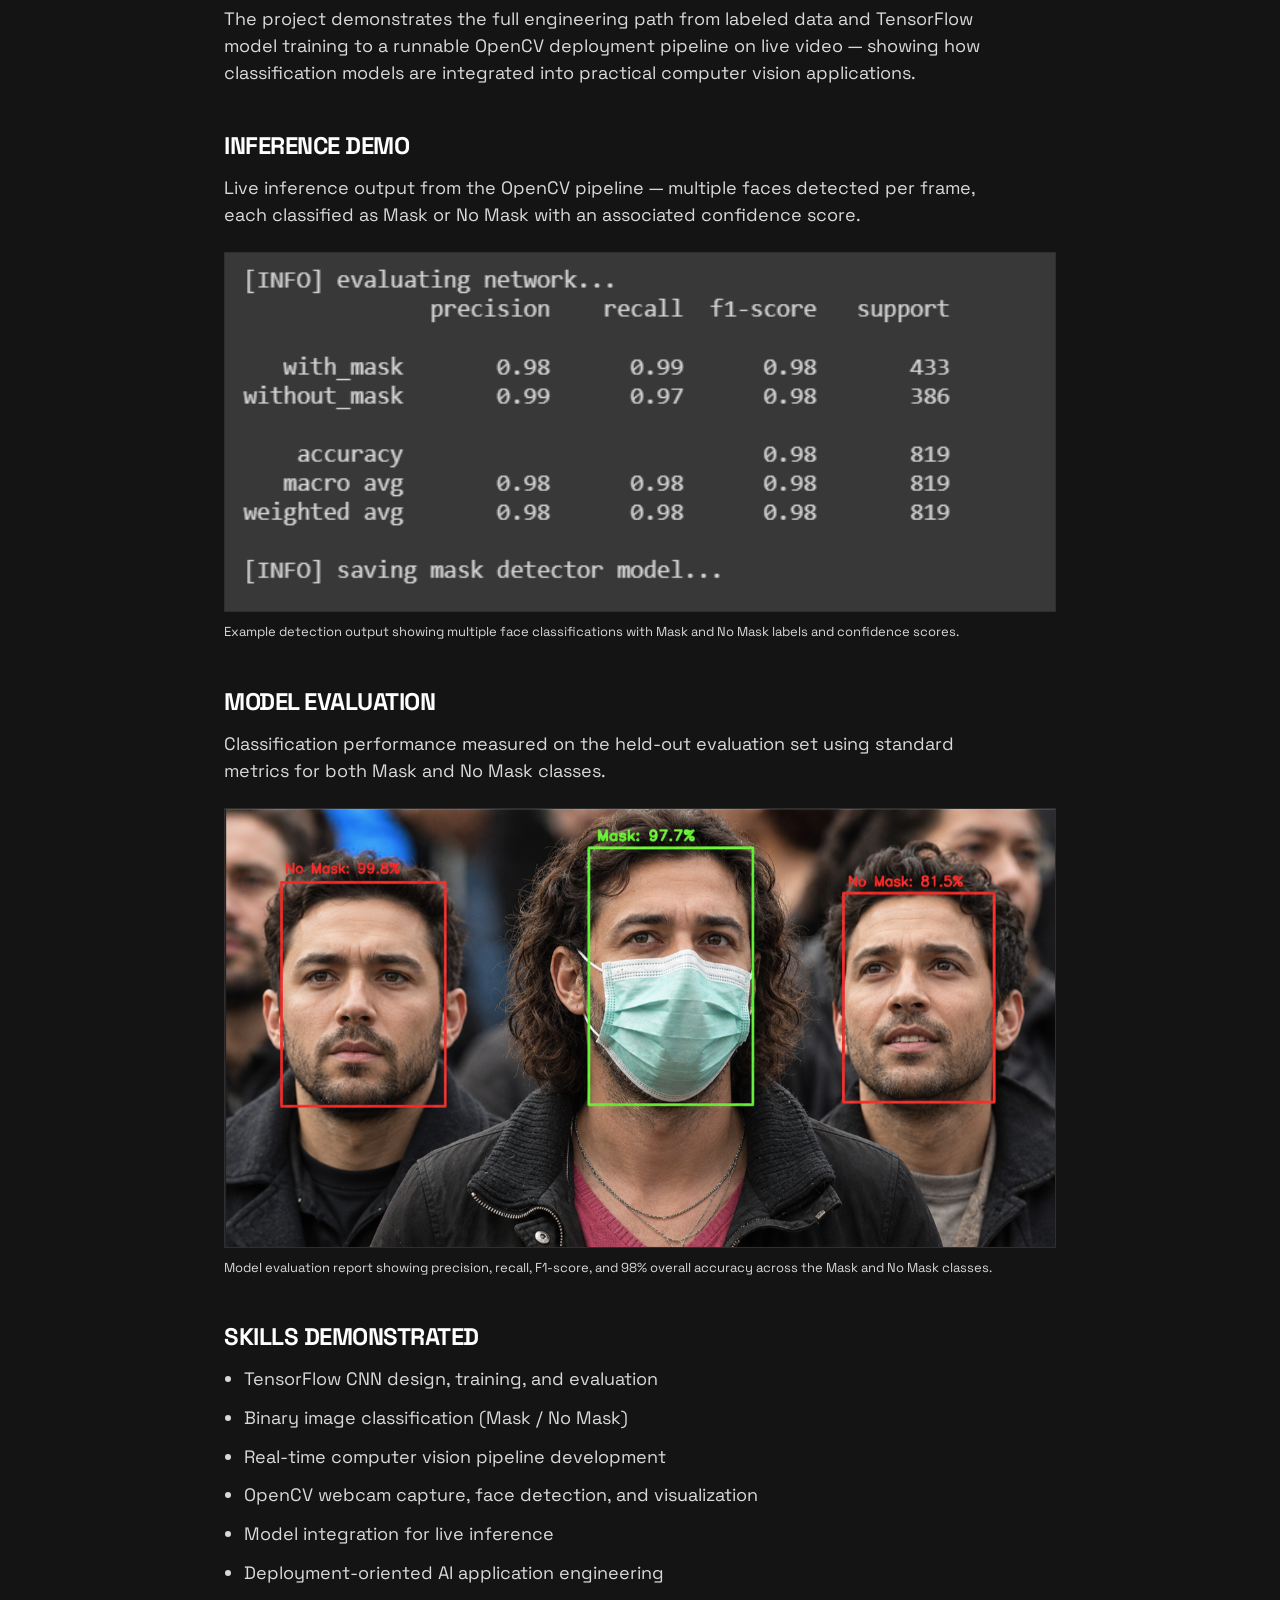
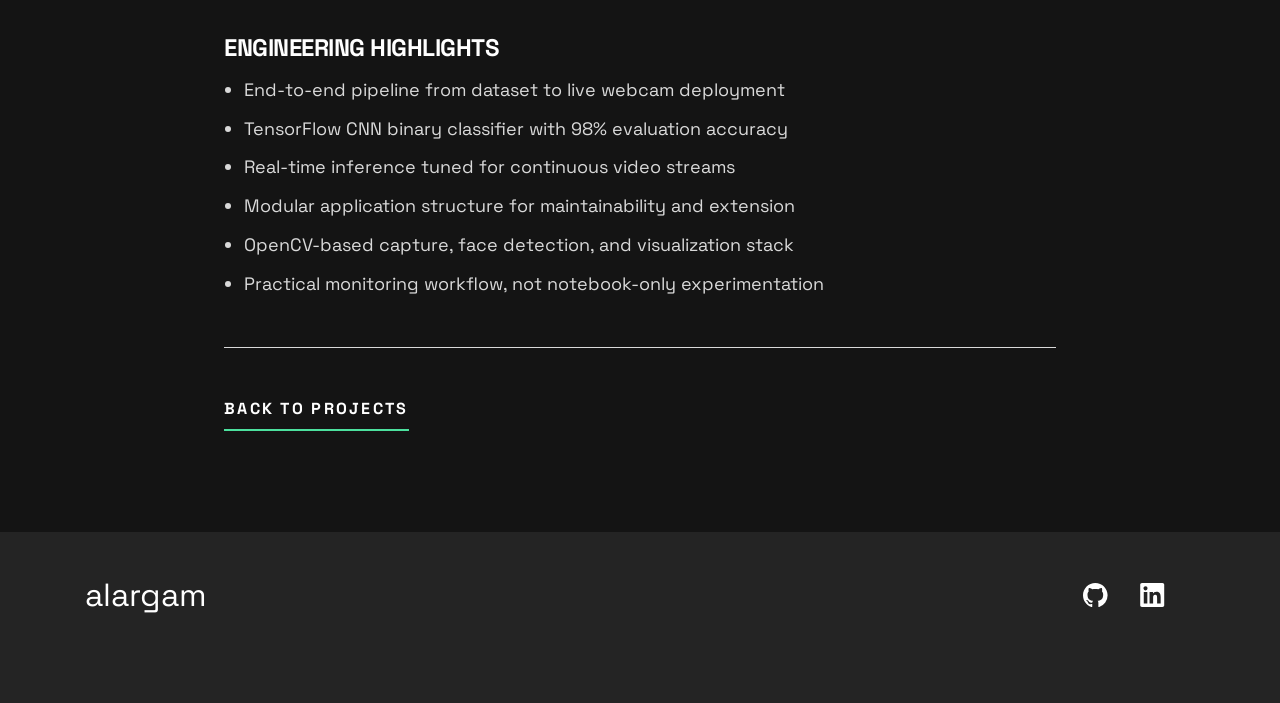
<file: projects/face-mask-deployment.html>
<!DOCTYPE html>
<html lang="en">
  <head>
    <meta charset="UTF-8" />
    <meta name="viewport" content="width=device-width, initial-scale=1.0" />

    <link rel="preconnect" href="https://fonts.googleapis.com" />
    <link rel="preconnect" href="https://fonts.gstatic.com" crossorigin />
    <link
      href="https://fonts.googleapis.com/css2?family=Space+Grotesk:wght@500;700&display=swap"
      rel="stylesheet"
    />

    <link
      rel="icon"
      type="image/png"
      sizes="32x32"
      href="../assets/images/favicon-32x32.png"
    />

    <link rel="stylesheet" href="../style.css" />

    <title>Face Mask Detection System | Alargam Osman</title>
  </head>

  <body>
    <header class="header case-study-header">
      <h2 class="visually-hidden">Header</h2>

      <div class="wrapper">
        <nav class="header__nav">
          <h2 class="visually-hidden">Navigation</h2>

          <a href="../index.html" class="header__home">
            alargam
            <span class="visually-hidden">(to home page)</span>
          </a>

          <a
            href="https://github.com/alargam/"
            target="_blank"
            rel="noopener noreferrer"
            class="header__social"
            aria-label="GitHub profile"
          >
            <svg xmlns="http://www.w3.org/2000/svg" width="25" height="24" aria-labelledby="socialGitHubHeader" role="img">
              <title id="socialGitHubHeader">GitHub</title>
              <path fill="#FFF" fill-rule="evenodd" d="M12.304 0C5.506 0 0 5.506 0 12.304c0 5.444 3.522 10.042 8.413 11.672.615.108.845-.261.845-.584 0-.292-.015-1.261-.015-2.291-3.091.569-3.891-.754-4.137-1.446-.138-.354-.738-1.446-1.261-1.738-.43-.23-1.046-.8-.016-.815.97-.015 1.661.892 1.892 1.261 1.107 1.86 2.876 1.338 3.584 1.015.107-.8.43-1.338.784-1.646-2.738-.307-5.598-1.368-5.598-6.074 0-1.338.477-2.446 1.26-3.307-.122-.308-.553-1.569.124-3.26 0 0 1.03-.323 3.383 1.26.985-.276 2.03-.415 3.076-.415 1.046 0 2.092.139 3.076.416 2.353-1.6 3.384-1.261 3.384-1.261.676 1.691.246 2.952.123 3.26.784.861 1.26 1.953 1.26 3.307 0 4.721-2.875 5.767-5.613 6.074.446.385.83 1.123.83 2.277 0 1.645-.015 2.968-.015 3.383 0 .323.231.708.846.584a12.324 12.324 0 0 0 8.382-11.672C24.607 5.506 19.101 0 12.304 0Z" />
            </svg>
          </a>

          <a href="https://www.linkedin.com/in/alargam-osman/" target="_blank" rel="noopener noreferrer" class="header__social" aria-label="LinkedIn profile">
            <svg xmlns="http://www.w3.org/2000/svg" width="25" height="24" aria-labelledby="socialLinkedInHeader" role="img">
              <title id="socialLinkedInHeader">LinkedIn</title>
              <path fill="#FFF" fill-rule="evenodd" d="M5.551 3.304c-1.14 0-2.067.926-2.067 2.064 0 1.14.928 2.066 2.067 2.066a2.066 2.066 0 0 0 0-4.13ZM3.767 8.998v11.453h3.562L7.33 8.998H3.767Zm5.798 0V20.45l3.554.002.002-5.668c0-1.454.253-2.941 2.132-2.941 1.851 0 1.851 1.755 1.851 3.036v5.571l3.559-.001v-6.28c0-2.834-.517-5.457-4.27-5.457-1.763 0-2.916.997-3.368 1.85h-.05V8.997h-3.41ZM22.435 24H1.982c-.976 0-1.77-.777-1.77-1.732V1.731C.212.776 1.006 0 1.982 0h20.453c.98 0 1.777.776 1.777 1.73v20.538c0 .955-.797 1.732-1.777 1.732Z" />
            </svg>
          </a>
        </nav>
      </div>
    </header>

    <main class="case-study">
      <div class="wrapper case-study__wrapper case-study__wrapper--wide">
        <a href="../index.html#projects" class="case-study__back underline">Back to Projects</a>

        <!-- 1. Hero / Project Summary -->
        <header class="case-study__hero">
          <h1 class="case-study__title">Face Mask Detection System</h1>
          <p class="case-study__subtitle">
            Real-Time Computer Vision | TensorFlow CNN | Live Webcam Inference
          </p>
          <p class="case-study__summary">
            A deployment-oriented computer vision application that classifies
            detected faces as Mask or No Mask using a TensorFlow CNN model
            inside a live OpenCV webcam pipeline. The project covers dataset
            preparation, model training, evaluation, and real-time inference in
            a structured application built for practical monitoring use.
          </p>

          <div class="case-study__quick-links">
            <a
              href="https://github.com/alargam/face_mask_deployment"
              target="_blank"
              rel="noopener noreferrer"
              class="underline"
            >
              GitHub Repository
            </a>
          </div>
        </header>

        <!-- 2. Project Overview -->
        <section class="case-study__section">
          <h2 class="case-study__section-title">Project Overview</h2>
          <p>
            This project implements an end-to-end face mask classification
            system for live video input. OpenCV captures webcam frames and
            detects faces in each frame. A TensorFlow-based CNN then performs
            binary classification on each detected face region, outputting
            either Mask or No Mask with an associated confidence score.
          </p>
          <p>
            The application is structured for real-world use rather than
            notebook-only experimentation: separate modules for capture, face
            detection, model inference, and visualization, with the trained CNN
            loaded for continuous real-time prediction on live video streams.
          </p>
        </section>

        <!-- 3. The Problem -->
        <section class="case-study__section">
          <h2 class="case-study__section-title">The Problem</h2>
          <p>
            Manual mask monitoring does not scale and is difficult to enforce
            consistently across entrances, workplaces, and public spaces.
            Organizations need an automated system that can flag Mask or No Mask
            status continuously without relying on human observation at every
            point of entry.
          </p>
          <p>
            The technical challenge extends beyond model accuracy. The system
            must handle varying lighting, camera angles, and motion while
            maintaining stable real-time performance on commodity hardware — and
            be organized as maintainable application software rather than a
            one-off demo script.
          </p>
        </section>

        <!-- 4. The Solution -->
        <section class="case-study__section">
          <h2 class="case-study__section-title">The Solution</h2>
          <p>
            I built a deployment-ready pipeline around a TensorFlow CNN trained
            for binary Mask / No Mask classification. OpenCV handles webcam
            capture, face detection, and on-screen visualization. For each
            detected face, the CNN runs inference and the result is displayed
            with a label and confidence score overlaid on the live feed.
          </p>
          <p>
            The repository is organized for engineering use with separate
            concerns for data handling, model loading, inference, and runtime
            configuration — making the same trained model reusable across
            development and deployment workflows.
          </p>
        </section>

        <!-- 5. Workflow / Technical Process -->
        <section class="case-study__section">
          <h2 class="case-study__section-title">Workflow / Technical Process</h2>
          <ul class="case-study__list">
            <li>Collect and preprocess labeled Mask / No Mask training images</li>
            <li>Design and train a TensorFlow CNN for binary classification</li>
            <li>Evaluate model performance with precision, recall, and F1-score</li>
            <li>Integrate the trained model into an OpenCV live webcam loop</li>
            <li>Detect faces per frame and classify each region as Mask or No Mask</li>
            <li>Render bounding boxes, labels, and confidence scores in real time</li>
            <li>Structure the application for deployment-oriented packaging</li>
          </ul>
        </section>

        <!-- 6. System Pipeline -->
        <section class="case-study__section">
          <h2 class="case-study__section-title">System Pipeline</h2>
          <p>
            The runtime pipeline follows a clear flow from camera input to
            on-screen classification output, with each stage isolated for
            testing and maintenance.
          </p>

          <div class="case-study__pipeline">
            <div class="case-study__pipeline-step">
              <h3 class="case-study__pipeline-step-title">Capture</h3>
              <p>Live webcam frames acquired through an OpenCV video stream</p>
            </div>
            <span class="case-study__pipeline-arrow" aria-hidden="true">→</span>
            <div class="case-study__pipeline-step">
              <h3 class="case-study__pipeline-step-title">Detect</h3>
              <p>Faces located in each frame using OpenCV face detection</p>
            </div>
            <span class="case-study__pipeline-arrow" aria-hidden="true">→</span>
            <div class="case-study__pipeline-step">
              <h3 class="case-study__pipeline-step-title">Classify</h3>
              <p>TensorFlow CNN predicts Mask or No Mask per detected face</p>
            </div>
            <span class="case-study__pipeline-arrow" aria-hidden="true">→</span>
            <div class="case-study__pipeline-step">
              <h3 class="case-study__pipeline-step-title">Visualize</h3>
              <p>Labels and confidence scores drawn on the output frame</p>
            </div>
            <span class="case-study__pipeline-arrow" aria-hidden="true">→</span>
            <div class="case-study__pipeline-step">
              <h3 class="case-study__pipeline-step-title">Display</h3>
              <p>Real-time feed presented for monitoring and operator review</p>
            </div>
          </div>
        </section>

        <!-- 7. Tools & Technologies -->
        <section class="case-study__section">
          <h2 class="case-study__section-title">Tools &amp; Technologies</h2>
          <div class="case-study__spec-grid">
            <div class="case-study__spec">
              <span class="case-study__spec-label">Language</span>
              <span class="case-study__spec-value">Python</span>
            </div>
            <div class="case-study__spec">
              <span class="case-study__spec-label">Computer Vision</span>
              <span class="case-study__spec-value">OpenCV</span>
            </div>
            <div class="case-study__spec">
              <span class="case-study__spec-label">Deep Learning</span>
              <span class="case-study__spec-value">TensorFlow</span>
            </div>
            <div class="case-study__spec">
              <span class="case-study__spec-label">Model Architecture</span>
              <span class="case-study__spec-value">CNN (binary classifier)</span>
            </div>
            <div class="case-study__spec">
              <span class="case-study__spec-label">Classification Output</span>
              <span class="case-study__spec-value">Mask / No Mask</span>
            </div>
            <div class="case-study__spec">
              <span class="case-study__spec-label">Runtime Input</span>
              <span class="case-study__spec-value">Live Webcam Stream</span>
            </div>
          </div>
        </section>

        <!-- 8. Key Features -->
        <section class="case-study__section">
          <h2 class="case-study__section-title">Key Features</h2>
          <div class="case-study__card-grid case-study__card-grid--two">
            <div class="case-study__card">
              <h3 class="case-study__card-title">Binary CNN Classification</h3>
              <p>
                TensorFlow CNN trained to classify each detected face as Mask
                or No Mask with a confidence score.
              </p>
            </div>
            <div class="case-study__card">
              <h3 class="case-study__card-title">Live Inference</h3>
              <p>
                Real-time classification on continuous webcam input with
                low-latency frame processing for practical monitoring use.
              </p>
            </div>
            <div class="case-study__card">
              <h3 class="case-study__card-title">OpenCV Runtime</h3>
              <p>
                Webcam capture, face detection, and on-screen annotation handled
                through OpenCV.
              </p>
            </div>
            <div class="case-study__card">
              <h3 class="case-study__card-title">Deployment Structure</h3>
              <p>
                Modular application layout with configurable inference settings
                for use beyond local development.
              </p>
            </div>
          </div>
        </section>

        <!-- 9. Results / Impact -->
        <section class="case-study__section">
          <h2 class="case-study__section-title">Results / Impact</h2>
          <p>
            The trained CNN achieved 98% overall accuracy on the evaluation set,
            with strong precision, recall, and F1-scores across both Mask and
            No Mask classes. The system delivers reliable real-time
            classification suitable for access control, workplace monitoring,
            and public health scenarios.
          </p>
          <p>
            The project demonstrates the full engineering path from labeled data
            and TensorFlow model training to a runnable OpenCV deployment
            pipeline on live video — showing how classification models are
            integrated into practical computer vision applications.
          </p>
        </section>

        <!-- 10. Inference Demo -->
        <section class="case-study__section">
          <h2 class="case-study__section-title">Inference Demo</h2>
          <p>
            Live inference output from the OpenCV pipeline — multiple faces
            detected per frame, each classified as Mask or No Mask with an
            associated confidence score.
          </p>

          <figure class="case-study__figure case-study__demo-frame">
            <div class="case-study__picture case-study__picture--natural">
              <img
                class="case-study__demo-media"
                src="../assets/images/face-mask/face-mask-multi-detection.png"
                alt="Multi-face detection output with Mask and No Mask labels and confidence scores"
                width="800"
                height="450"
                loading="lazy"
              />
            </div>
            <figcaption class="case-study__figure-caption">
              Example detection output showing multiple face classifications with
              Mask and No Mask labels and confidence scores.
            </figcaption>
          </figure>
        </section>

        <!-- 11. Model Evaluation -->
        <section class="case-study__section">
          <h2 class="case-study__section-title">Model Evaluation</h2>
          <p>
            Classification performance measured on the held-out evaluation set
            using standard metrics for both Mask and No Mask classes.
          </p>

          <figure class="case-study__figure case-study__demo-frame">
            <div class="case-study__picture case-study__picture--natural">
              <img
                class="case-study__demo-media"
                src="../assets/images/face-mask/face-mask-evaluation-report.png"
                alt="Classification report showing precision, recall, F1-score, and 98% accuracy for Mask and No Mask classes"
                width="800"
                height="450"
                loading="lazy"
              />
            </div>
            <figcaption class="case-study__figure-caption">
              Model evaluation report showing precision, recall, F1-score, and
              98% overall accuracy across the Mask and No Mask classes.
            </figcaption>
          </figure>
        </section>

        <!-- 12. Skills Demonstrated -->
        <section class="case-study__section">
          <h2 class="case-study__section-title">Skills Demonstrated</h2>
          <ul class="case-study__list">
            <li>TensorFlow CNN design, training, and evaluation</li>
            <li>Binary image classification (Mask / No Mask)</li>
            <li>Real-time computer vision pipeline development</li>
            <li>OpenCV webcam capture, face detection, and visualization</li>
            <li>Model integration for live inference</li>
            <li>Deployment-oriented AI application engineering</li>
          </ul>
        </section>

        <!-- 13. Engineering Highlights -->
        <section class="case-study__section">
          <h2 class="case-study__section-title">Engineering Highlights</h2>
          <ul class="case-study__list">
            <li>End-to-end pipeline from dataset to live webcam deployment</li>
            <li>TensorFlow CNN binary classifier with 98% evaluation accuracy</li>
            <li>Real-time inference tuned for continuous video streams</li>
            <li>Modular application structure for maintainability and extension</li>
            <li>OpenCV-based capture, face detection, and visualization stack</li>
            <li>Practical monitoring workflow, not notebook-only experimentation</li>
          </ul>
        </section>

        <!-- 14. Navigation -->
        <div class="case-study__links">
          <a href="../index.html#projects" class="underline">Back to Projects</a>
        </div>
      </div>
    </main>

    <footer class="footer bg-less-dark">
      <h2 class="visually-hidden">Footer</h2>
      <div class="wrapper">
        <nav class="header__nav">
          <h2 class="visually-hidden">Navigation</h2>
          <a href="../index.html" class="header__home">alargam<span class="visually-hidden">(to home page)</span></a>
          <a href="https://github.com/alargam/" target="_blank" rel="noopener noreferrer" class="header__social" aria-label="GitHub profile">
            <svg xmlns="http://www.w3.org/2000/svg" width="25" height="24" aria-labelledby="socialGitHubFooter" role="img"><title id="socialGitHubFooter">GitHub</title><path fill="#FFF" fill-rule="evenodd" d="M12.304 0C5.506 0 0 5.506 0 12.304c0 5.444 3.522 10.042 8.413 11.672.615.108.845-.261.845-.584 0-.292-.015-1.261-.015-2.291-3.091.569-3.891-.754-4.137-1.446-.138-.354-.738-1.446-1.261-1.738-.43-.23-1.046-.8-.016-.815.97-.015 1.661.892 1.892 1.261 1.107 1.86 2.876 1.338 3.584 1.015.107-.8.43-1.338.784-1.646-2.738-.307-5.598-1.368-5.598-6.074 0-1.338.477-2.446 1.26-3.307-.122-.308-.553-1.569.124-3.26 0 0 1.03-.323 3.383 1.26.985-.276 2.03-.415 3.076-.415 1.046 0 2.092.139 3.076.416 2.353-1.6 3.384-1.261 3.384-1.261.676 1.691.246 2.952.123 3.26.784.861 1.26 1.953 1.26 3.307 0 4.721-2.875 5.767-5.613 6.074.446.385.83 1.123.83 2.277 0 1.645-.015 2.968-.015 3.383 0 .323.231.708.846.584a12.324 12.324 0 0 0 8.382-11.672C24.607 5.506 19.101 0 12.304 0Z" /></svg>
          </a>
          <a href="https://www.linkedin.com/in/alargam-osman/" target="_blank" rel="noopener noreferrer" class="header__social" aria-label="LinkedIn profile">
            <svg xmlns="http://www.w3.org/2000/svg" width="25" height="24" aria-labelledby="socialLinkedInFooter" role="img"><title id="socialLinkedInFooter">LinkedIn</title><path fill="#FFF" fill-rule="evenodd" d="M5.551 3.304c-1.14 0-2.067.926-2.067 2.064 0 1.14.928 2.066 2.067 2.066a2.066 2.066 0 0 0 0-4.13ZM3.767 8.998v11.453h3.562L7.33 8.998H3.767Zm5.798 0V20.45l3.554.002.002-5.668c0-1.454.253-2.941 2.132-2.941 1.851 0 1.851 1.755 1.851 3.036v5.571l3.559-.001v-6.28c0-2.834-.517-5.457-4.27-5.457-1.763 0-2.916.997-3.368 1.85h-.05V8.997h-3.41ZM22.435 24H1.982c-.976 0-1.77-.777-1.77-1.732V1.731C.212.776 1.006 0 1.982 0h20.453c.98 0 1.777.776 1.777 1.73v20.538c0 .955-.797 1.732-1.777 1.732Z" /></svg>
          </a>
        </nav>
      </div>
    </footer>
  </body>
</html>
</file>
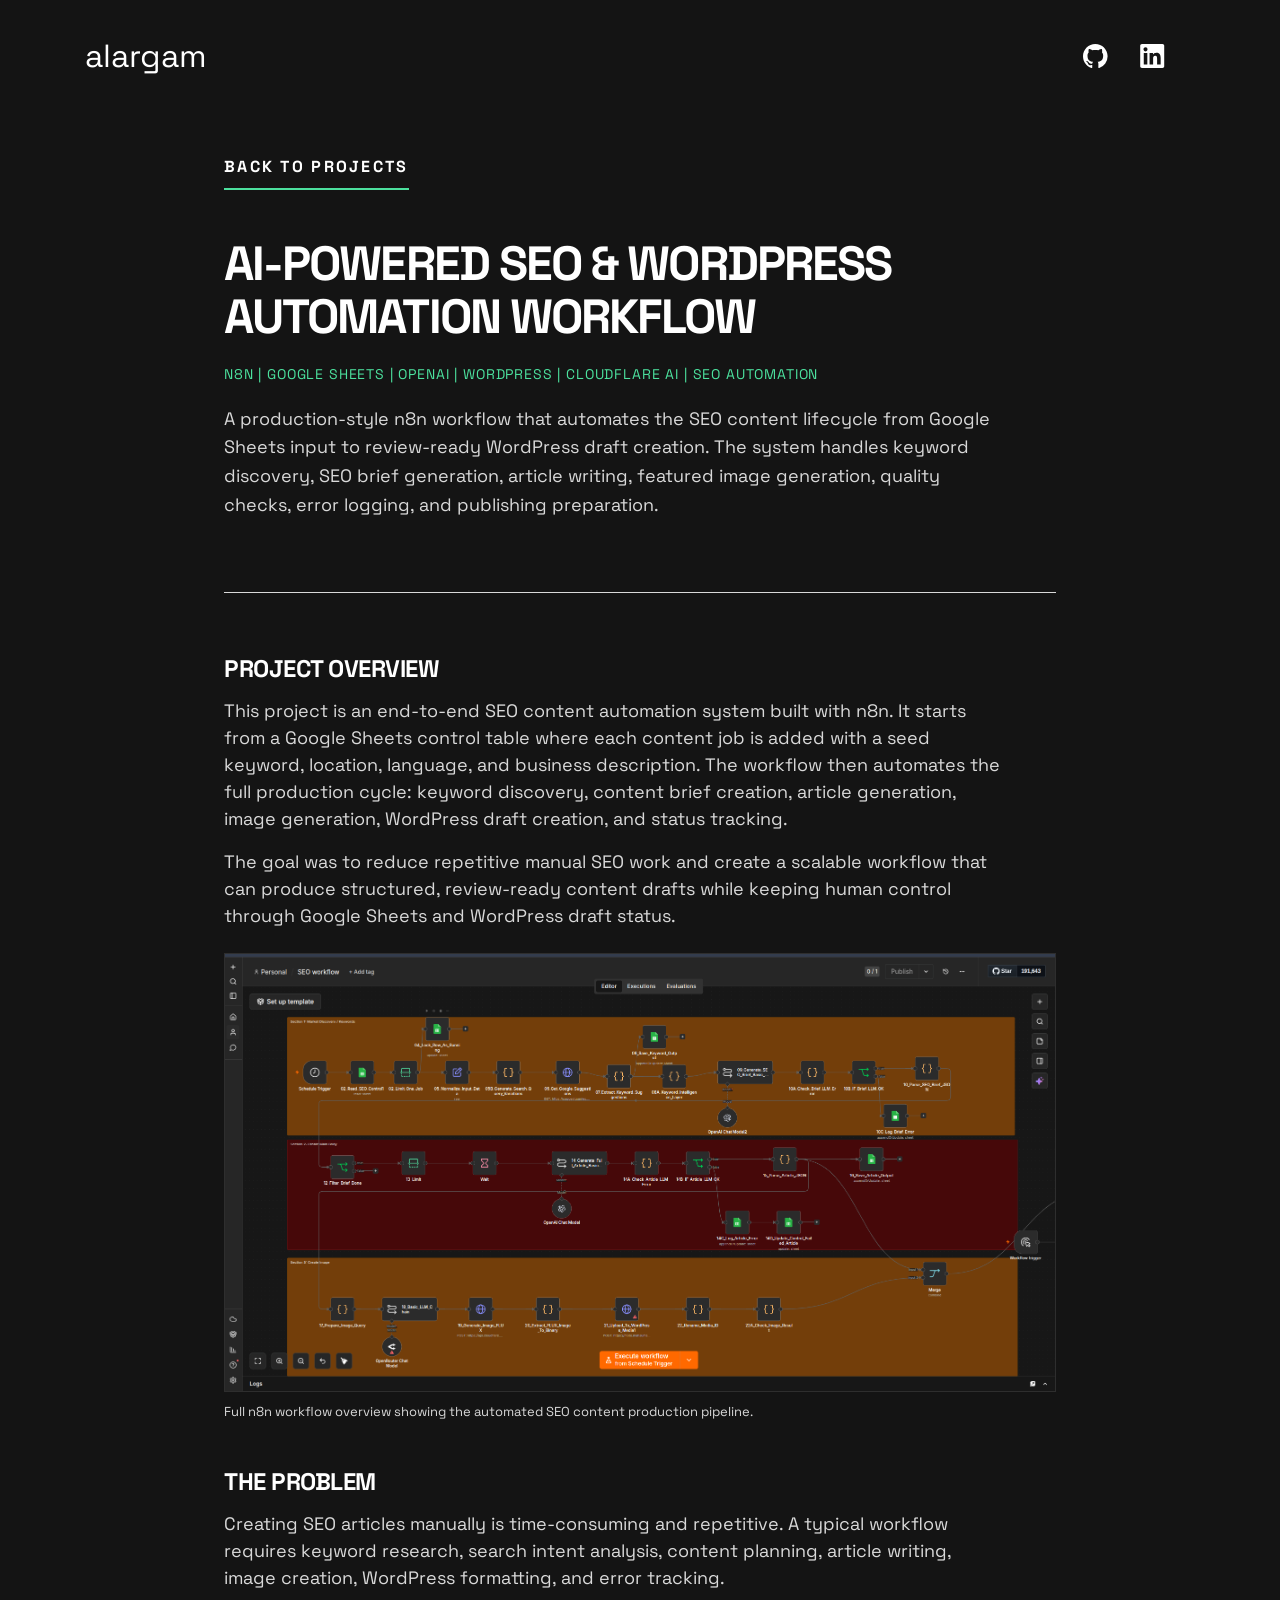
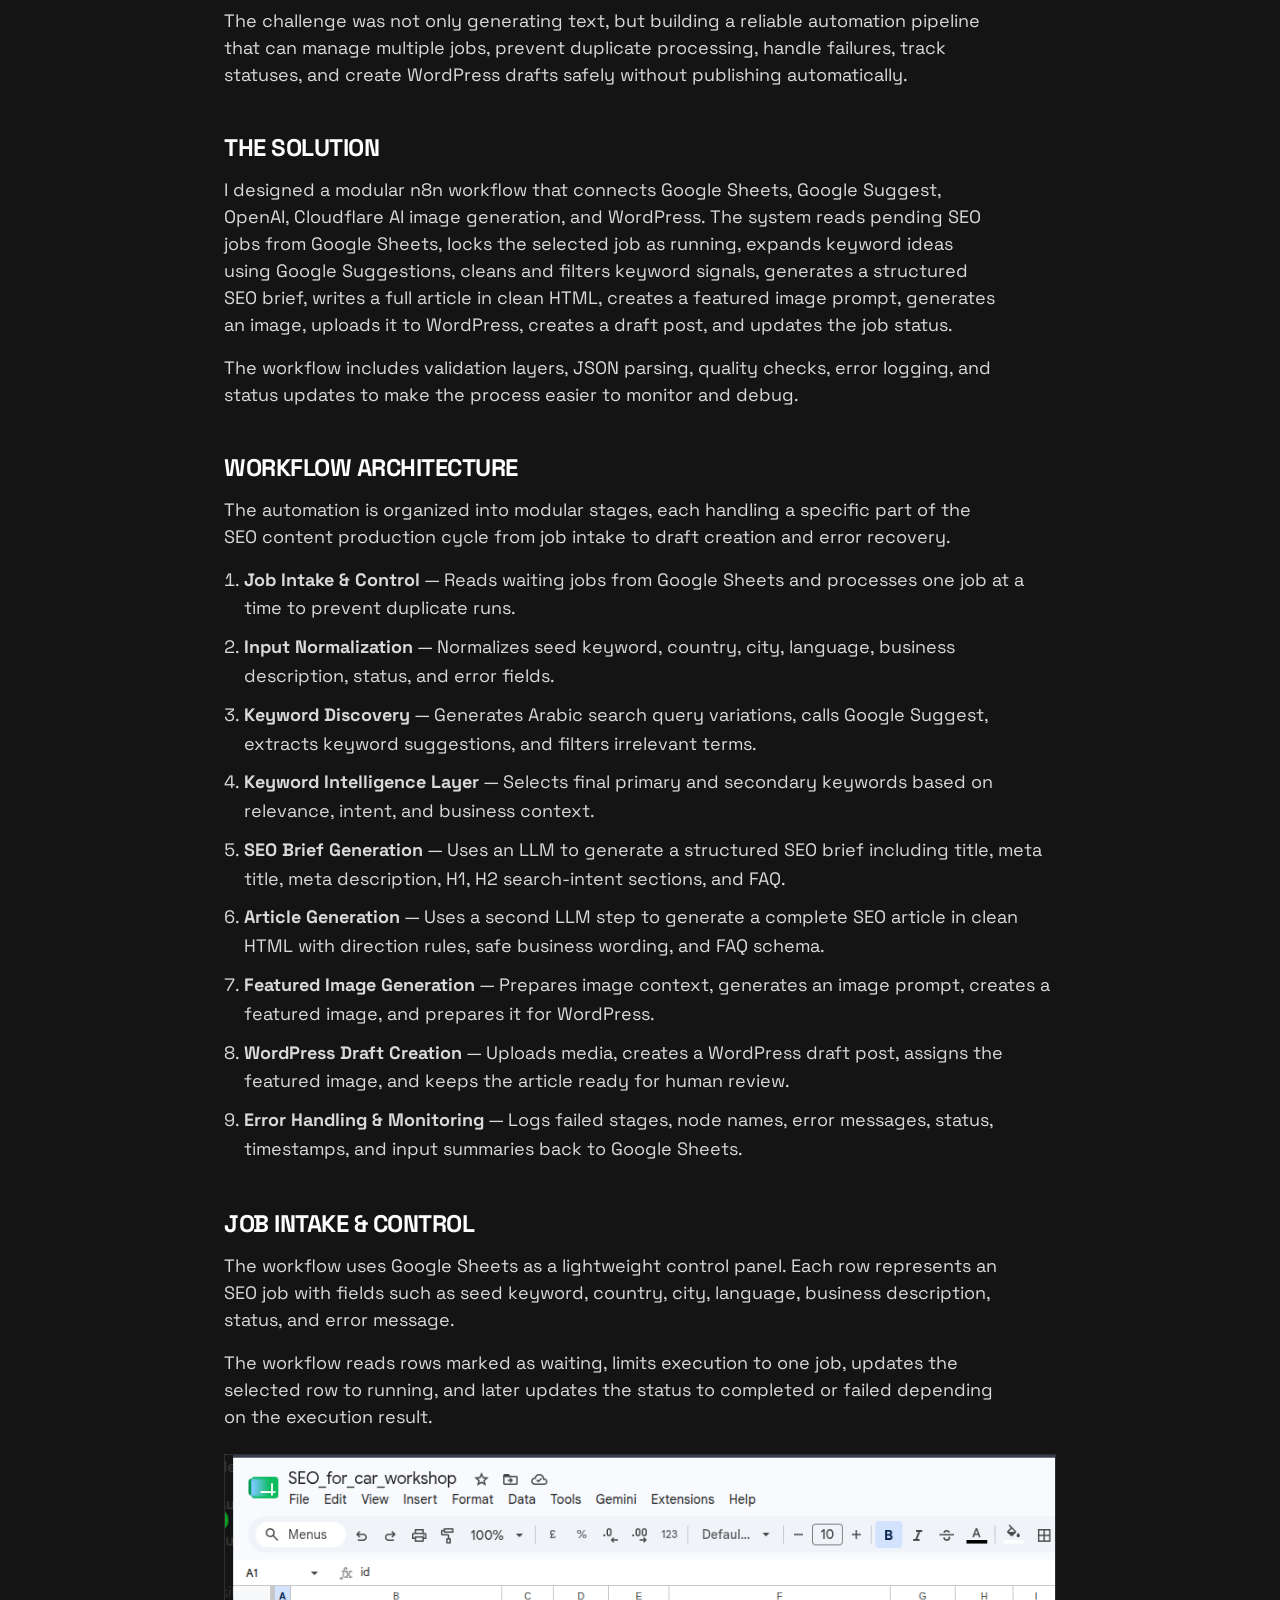
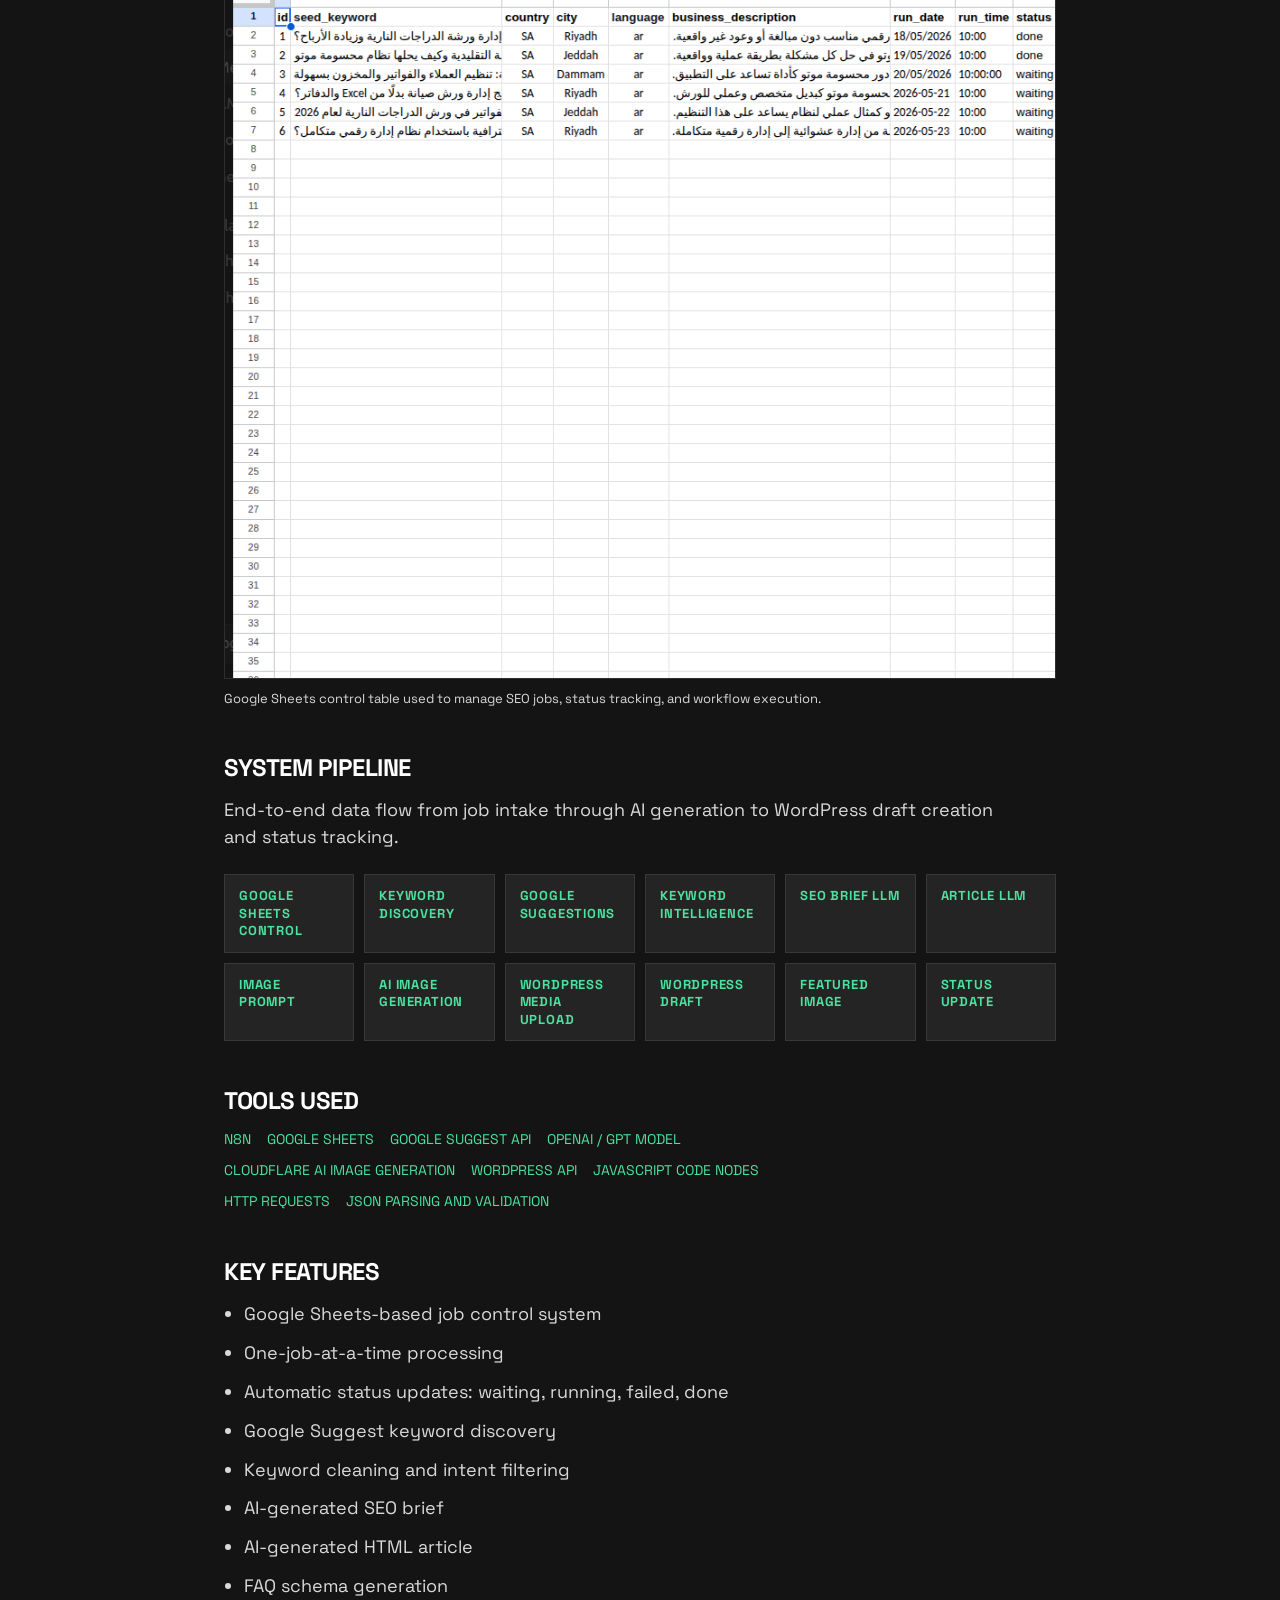
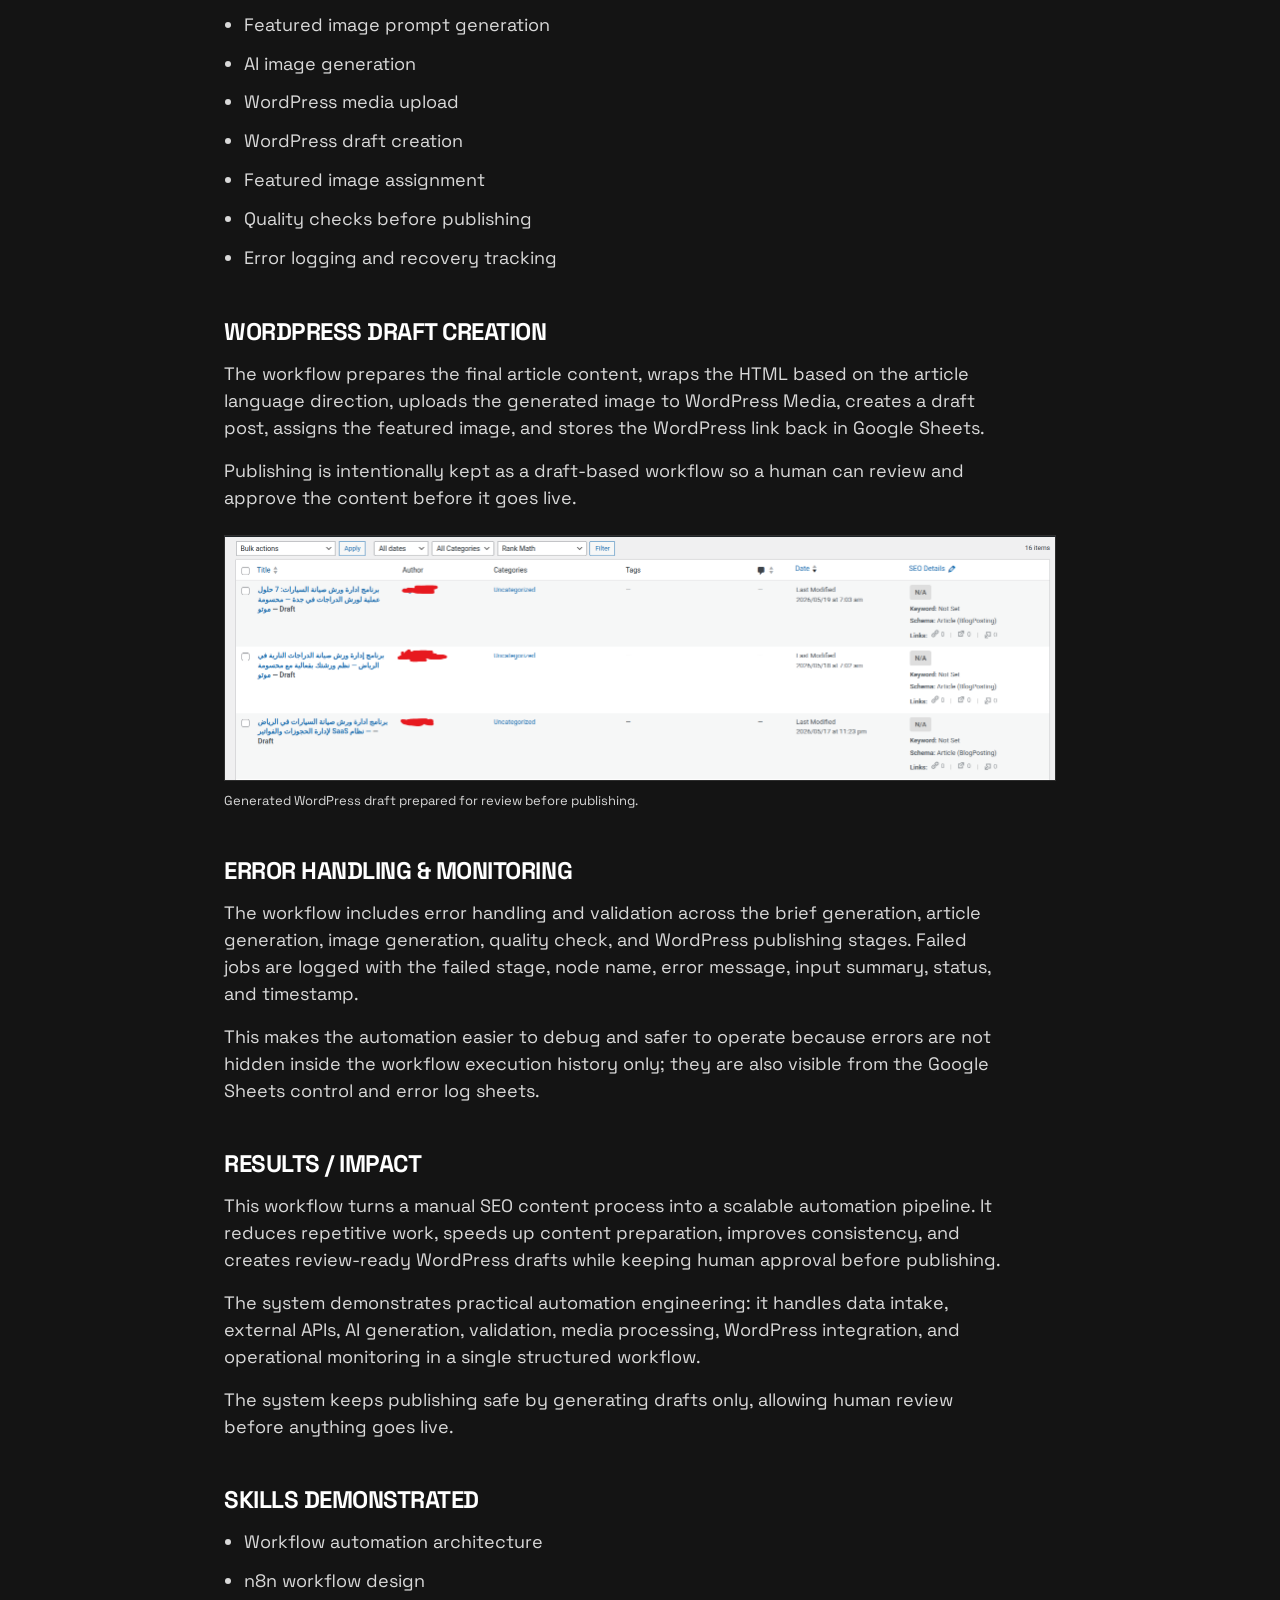
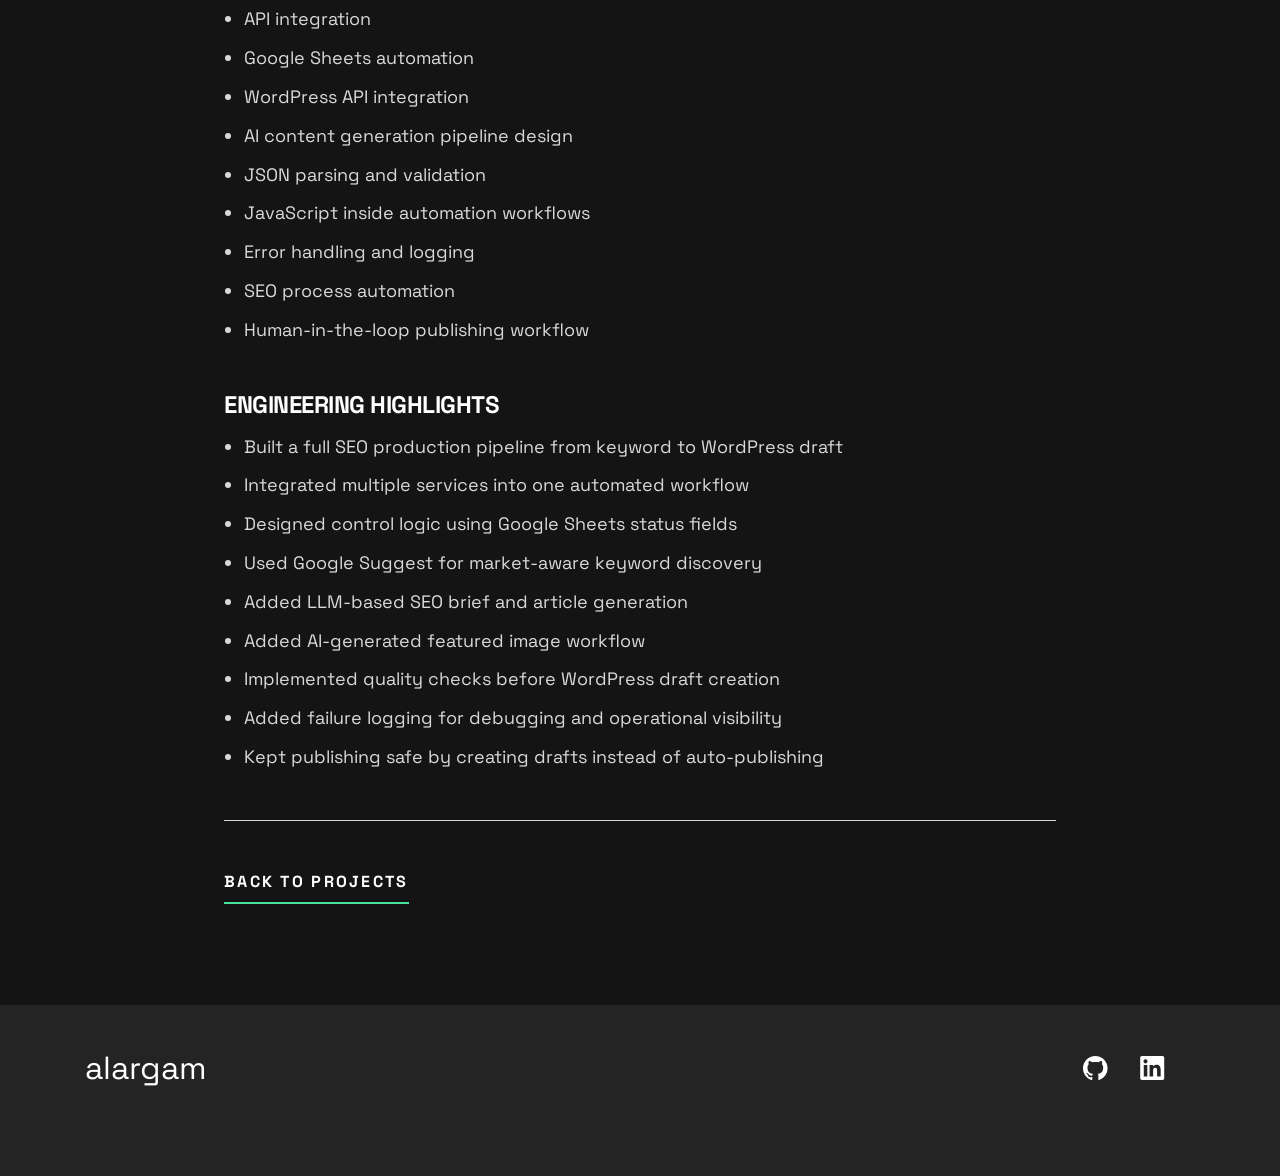
<file: projects/n8n-business-automation.html>
<!DOCTYPE html>
<html lang="en">
  <head>
    <meta charset="UTF-8" />
    <meta name="viewport" content="width=device-width, initial-scale=1.0" />

    <link rel="preconnect" href="https://fonts.googleapis.com" />
    <link rel="preconnect" href="https://fonts.gstatic.com" crossorigin />
    <link href="https://fonts.googleapis.com/css2?family=Space+Grotesk:wght@500;700&display=swap" rel="stylesheet" />

    <link rel="icon" type="image/png" sizes="32x32" href="../assets/images/favicon-32x32.png" />
    <link rel="stylesheet" href="../style.css" />

    <title>AI-Powered SEO &amp; WordPress Automation Workflow | Alargam Osman</title>
  </head>

  <body>
    <header class="header case-study-header">
      <h2 class="visually-hidden">Header</h2>
      <div class="wrapper">
        <nav class="header__nav">
          <h2 class="visually-hidden">Navigation</h2>
          <a href="../index.html" class="header__home">alargam<span class="visually-hidden">(to home page)</span></a>
          <a href="https://github.com/alargam/" target="_blank" rel="noopener noreferrer" class="header__social" aria-label="GitHub profile">
            <svg xmlns="http://www.w3.org/2000/svg" width="25" height="24" aria-labelledby="socialGitHubHeader" role="img"><title id="socialGitHubHeader">GitHub</title><path fill="#FFF" fill-rule="evenodd" d="M12.304 0C5.506 0 0 5.506 0 12.304c0 5.444 3.522 10.042 8.413 11.672.615.108.845-.261.845-.584 0-.292-.015-1.261-.015-2.291-3.091.569-3.891-.754-4.137-1.446-.138-.354-.738-1.446-1.261-1.738-.43-.23-1.046-.8-.016-.815.97-.015 1.661.892 1.892 1.261 1.107 1.86 2.876 1.338 3.584 1.015.107-.8.43-1.338.784-1.646-2.738-.307-5.598-1.368-5.598-6.074 0-1.338.477-2.446 1.26-3.307-.122-.308-.553-1.569.124-3.26 0 0 1.03-.323 3.383 1.26.985-.276 2.03-.415 3.076-.415 1.046 0 2.092.139 3.076.416 2.353-1.6 3.384-1.261 3.384-1.261.676 1.691.246 2.952.123 3.26.784.861 1.26 1.953 1.26 3.307 0 4.721-2.875 5.767-5.613 6.074.446.385.83 1.123.83 2.277 0 1.645-.015 2.968-.015 3.383 0 .323.231.708.846.584a12.324 12.324 0 0 0 8.382-11.672C24.607 5.506 19.101 0 12.304 0Z" /></svg>
          </a>
          <a href="https://www.linkedin.com/in/alargam-osman/" target="_blank" rel="noopener noreferrer" class="header__social" aria-label="LinkedIn profile">
            <svg xmlns="http://www.w3.org/2000/svg" width="25" height="24" aria-labelledby="socialLinkedInHeader" role="img"><title id="socialLinkedInHeader">LinkedIn</title><path fill="#FFF" fill-rule="evenodd" d="M5.551 3.304c-1.14 0-2.067.926-2.067 2.064 0 1.14.928 2.066 2.067 2.066a2.066 2.066 0 0 0 0-4.13ZM3.767 8.998v11.453h3.562L7.33 8.998H3.767Zm5.798 0V20.45l3.554.002.002-5.668c0-1.454.253-2.941 2.132-2.941 1.851 0 1.851 1.755 1.851 3.036v5.571l3.559-.001v-6.28c0-2.834-.517-5.457-4.27-5.457-1.763 0-2.916.997-3.368 1.85h-.05V8.997h-3.41ZM22.435 24H1.982c-.976 0-1.77-.777-1.77-1.732V1.731C.212.776 1.006 0 1.982 0h20.453c.98 0 1.777.776 1.777 1.73v20.538c0 .955-.797 1.732-1.777 1.732Z" /></svg>
          </a>
        </nav>
      </div>
    </header>

    <main class="case-study">
      <div class="wrapper case-study__wrapper case-study__wrapper--wide">
        <a href="../index.html#projects" class="case-study__back underline">Back to Projects</a>

        <!-- 1. Hero / Project Summary -->
        <header class="case-study__hero">
          <h1 class="case-study__title">AI-Powered SEO &amp; WordPress Automation Workflow</h1>
          <p class="case-study__subtitle">
            n8n | Google Sheets | OpenAI | WordPress | Cloudflare AI | SEO Automation
          </p>
          <p class="case-study__summary">
            A production-style n8n workflow that automates the SEO content lifecycle from Google
            Sheets input to review-ready WordPress draft creation. The system handles keyword
            discovery, SEO brief generation, article writing, featured image generation, quality
            checks, error logging, and publishing preparation.
          </p>
        </header>

        <!-- 2. Project Overview -->
        <section class="case-study__section">
          <h2 class="case-study__section-title">Project Overview</h2>
          <p>
            This project is an end-to-end SEO content automation system built with n8n. It starts
            from a Google Sheets control table where each content job is added with a seed keyword,
            location, language, and business description. The workflow then automates the full
            production cycle: keyword discovery, content brief creation, article generation, image
            generation, WordPress draft creation, and status tracking.
          </p>
          <p>
            The goal was to reduce repetitive manual SEO work and create a scalable workflow that
            can produce structured, review-ready content drafts while keeping human control through
            Google Sheets and WordPress draft status.
          </p>

          <figure class="case-study__figure">
            <div class="case-study__picture case-study__picture--natural">
              <img
                src="../assets/images/n8n-seo/n8n-workflow-overview.png"
                alt=""
                width="1200"
                height="675"
                loading="lazy"
              />
            </div>
            <figcaption class="case-study__figure-caption">
              Full n8n workflow overview showing the automated SEO content production pipeline.
            </figcaption>
          </figure>
        </section>

        <!-- 3. The Problem -->
        <section class="case-study__section">
          <h2 class="case-study__section-title">The Problem</h2>
          <p>
            Creating SEO articles manually is time-consuming and repetitive. A typical workflow
            requires keyword research, search intent analysis, content planning, article writing,
            image creation, WordPress formatting, and error tracking.
          </p>
          <p>
            The challenge was not only generating text, but building a reliable automation pipeline
            that can manage multiple jobs, prevent duplicate processing, handle failures, track
            statuses, and create WordPress drafts safely without publishing automatically.
          </p>
        </section>

        <!-- 4. The Solution -->
        <section class="case-study__section">
          <h2 class="case-study__section-title">The Solution</h2>
          <p>
            I designed a modular n8n workflow that connects Google Sheets, Google Suggest, OpenAI,
            Cloudflare AI image generation, and WordPress. The system reads pending SEO
            jobs from Google Sheets, locks the selected job as running, expands keyword ideas using
            Google Suggestions, cleans and filters keyword signals, generates a structured SEO brief,
            writes a full article in clean HTML, creates a featured image prompt, generates an image,
            uploads it to WordPress, creates a draft post, and updates the job status.
          </p>
          <p>
            The workflow includes validation layers, JSON parsing, quality checks, error logging, and
            status updates to make the process easier to monitor and debug.
          </p>
        </section>

        <!-- 5. Workflow Architecture -->
        <section class="case-study__section">
          <h2 class="case-study__section-title">Workflow Architecture</h2>
          <p>
            The automation is organized into modular stages, each handling a specific part of the
            SEO content production cycle from job intake to draft creation and error recovery.
          </p>

          <ol class="case-study__list">
            <li>
              <strong>Job Intake &amp; Control</strong> — Reads waiting jobs from Google Sheets and
              processes one job at a time to prevent duplicate runs.
            </li>
            <li>
              <strong>Input Normalization</strong> — Normalizes seed keyword, country, city,
              language, business description, status, and error fields.
            </li>
            <li>
              <strong>Keyword Discovery</strong> — Generates Arabic search query variations, calls
              Google Suggest, extracts keyword suggestions, and filters irrelevant terms.
            </li>
            <li>
              <strong>Keyword Intelligence Layer</strong> — Selects final primary and secondary
              keywords based on relevance, intent, and business context.
            </li>
            <li>
              <strong>SEO Brief Generation</strong> — Uses an LLM to generate a structured SEO brief
              including title, meta title, meta description, H1, H2 search-intent sections, and FAQ.
            </li>
            <li>
              <strong>Article Generation</strong> — Uses a second LLM step to generate a complete
              SEO article in clean HTML with direction rules, safe business wording, and FAQ schema.
            </li>
            <li>
              <strong>Featured Image Generation</strong> — Prepares image context, generates an image
              prompt, creates a featured image, and prepares it for WordPress.
            </li>
            <li>
              <strong>WordPress Draft Creation</strong> — Uploads media, creates a WordPress draft
              post, assigns the featured image, and keeps the article ready for human review.
            </li>
            <li>
              <strong>Error Handling &amp; Monitoring</strong> — Logs failed stages, node names, error
              messages, status, timestamps, and input summaries back to Google Sheets.
            </li>
          </ol>
        </section>

        <!-- 6. Job Intake & Control -->
        <section class="case-study__section">
          <h2 class="case-study__section-title">Job Intake &amp; Control</h2>
          <p>
            The workflow uses Google Sheets as a lightweight control panel. Each row represents an
            SEO job with fields such as seed keyword, country, city, language, business description,
            status, and error message.
          </p>
          <p>
            The workflow reads rows marked as waiting, limits execution to one job, updates the
            selected row to running, and later updates the status to completed or failed depending on
            the execution result.
          </p>

          <figure class="case-study__figure">
            <div class="case-study__picture case-study__picture--natural">
              <img
                src="../assets/images/n8n-seo/n8n-google-sheets-control.png"
                alt=""
                width="1200"
                height="675"
                loading="lazy"
              />
            </div>
            <figcaption class="case-study__figure-caption">
              Google Sheets control table used to manage SEO jobs, status tracking, and workflow
              execution.
            </figcaption>
          </figure>
        </section>

        <!-- 7. System Pipeline -->
        <section class="case-study__section">
          <h2 class="case-study__section-title">System Pipeline</h2>
          <p>
            End-to-end data flow from job intake through AI generation to WordPress draft creation
            and status tracking.
          </p>

          <div class="case-study__pipeline case-study__pipeline--compact">
            <div class="case-study__pipeline-step">
              <h3 class="case-study__pipeline-step-title">Google Sheets Control</h3>
            </div>
            <span class="case-study__pipeline-arrow" aria-hidden="true">→</span>
            <div class="case-study__pipeline-step">
              <h3 class="case-study__pipeline-step-title">Keyword Discovery</h3>
            </div>
            <span class="case-study__pipeline-arrow" aria-hidden="true">→</span>
            <div class="case-study__pipeline-step">
              <h3 class="case-study__pipeline-step-title">Google Suggestions</h3>
            </div>
            <span class="case-study__pipeline-arrow" aria-hidden="true">→</span>
            <div class="case-study__pipeline-step">
              <h3 class="case-study__pipeline-step-title">Keyword Intelligence</h3>
            </div>
            <span class="case-study__pipeline-arrow" aria-hidden="true">→</span>
            <div class="case-study__pipeline-step">
              <h3 class="case-study__pipeline-step-title">SEO Brief LLM</h3>
            </div>
            <span class="case-study__pipeline-arrow" aria-hidden="true">→</span>
            <div class="case-study__pipeline-step">
              <h3 class="case-study__pipeline-step-title">Article LLM</h3>
            </div>
            <span class="case-study__pipeline-arrow" aria-hidden="true">→</span>
            <div class="case-study__pipeline-step">
              <h3 class="case-study__pipeline-step-title">Image Prompt</h3>
            </div>
            <span class="case-study__pipeline-arrow" aria-hidden="true">→</span>
            <div class="case-study__pipeline-step">
              <h3 class="case-study__pipeline-step-title">AI Image Generation</h3>
            </div>
            <span class="case-study__pipeline-arrow" aria-hidden="true">→</span>
            <div class="case-study__pipeline-step">
              <h3 class="case-study__pipeline-step-title">WordPress Media Upload</h3>
            </div>
            <span class="case-study__pipeline-arrow" aria-hidden="true">→</span>
            <div class="case-study__pipeline-step">
              <h3 class="case-study__pipeline-step-title">WordPress Draft</h3>
            </div>
            <span class="case-study__pipeline-arrow" aria-hidden="true">→</span>
            <div class="case-study__pipeline-step">
              <h3 class="case-study__pipeline-step-title">Featured Image</h3>
            </div>
            <span class="case-study__pipeline-arrow" aria-hidden="true">→</span>
            <div class="case-study__pipeline-step">
              <h3 class="case-study__pipeline-step-title">Status Update</h3>
            </div>
          </div>
        </section>

        <!-- 8. Tools Used -->
        <section class="case-study__section">
          <h2 class="case-study__section-title">Tools Used</h2>
          <p class="case-study__tools">
            <span>n8n</span>
            <span>Google Sheets</span>
            <span>Google Suggest API</span>
            <span>OpenAI / GPT model</span>
            <span>Cloudflare AI image generation</span>
            <span>WordPress API</span>
            <span>JavaScript Code Nodes</span>
            <span>HTTP Requests</span>
            <span>JSON parsing and validation</span>
          </p>
        </section>

        <!-- 9. Key Features -->
        <section class="case-study__section">
          <h2 class="case-study__section-title">Key Features</h2>
          <ul class="case-study__list">
            <li>Google Sheets-based job control system</li>
            <li>One-job-at-a-time processing</li>
            <li>Automatic status updates: waiting, running, failed, done</li>
            <li>Google Suggest keyword discovery</li>
            <li>Keyword cleaning and intent filtering</li>
            <li>AI-generated SEO brief</li>
            <li>AI-generated HTML article</li>
            <li>FAQ schema generation</li>
            <li>Featured image prompt generation</li>
            <li>AI image generation</li>
            <li>WordPress media upload</li>
            <li>WordPress draft creation</li>
            <li>Featured image assignment</li>
            <li>Quality checks before publishing</li>
            <li>Error logging and recovery tracking</li>
          </ul>
        </section>

        <!-- 10. WordPress Draft Creation -->
        <section class="case-study__section">
          <h2 class="case-study__section-title">WordPress Draft Creation</h2>
          <p>
            The workflow prepares the final article content, wraps the HTML based on the article
            language direction, uploads the generated image to WordPress Media, creates a draft post,
            assigns the featured image, and stores the WordPress link back in Google Sheets.
          </p>
          <p>
            Publishing is intentionally kept as a draft-based workflow so a human can review and
            approve the content before it goes live.
          </p>

          <figure class="case-study__figure">
            <div class="case-study__picture case-study__picture--natural">
              <img
                src="../assets/images/n8n-seo/n8n-wordpress-draft.png"
                alt=""
                width="1200"
                height="675"
                loading="lazy"
              />
            </div>
            <figcaption class="case-study__figure-caption">
              Generated WordPress draft prepared for review before publishing.
            </figcaption>
          </figure>
        </section>

        <!-- 11. Error Handling & Monitoring -->
        <section class="case-study__section">
          <h2 class="case-study__section-title">Error Handling &amp; Monitoring</h2>
          <p>
            The workflow includes error handling and validation across the brief generation, article
            generation, image generation, quality check, and WordPress publishing stages. Failed jobs
            are logged with the failed stage, node name, error message, input summary, status, and
            timestamp.
          </p>
          <p>
            This makes the automation easier to debug and safer to operate because errors are not
            hidden inside the workflow execution history only; they are also visible from the Google
            Sheets control and error log sheets.
          </p>
        </section>

        <!-- 12. Results / Impact -->
        <section class="case-study__section">
          <h2 class="case-study__section-title">Results / Impact</h2>
          <p>
            This workflow turns a manual SEO content process into a scalable automation pipeline. It
            reduces repetitive work, speeds up content preparation, improves consistency, and creates
            review-ready WordPress drafts while keeping human approval before publishing.
          </p>
          <p>
            The system demonstrates practical automation engineering: it handles data intake, external
            APIs, AI generation, validation, media processing, WordPress integration, and operational
            monitoring in a single structured workflow.
          </p>
          <p>
            The system keeps publishing safe by generating drafts only, allowing human review before
            anything goes live.
          </p>
        </section>

        <!-- 13. Skills Demonstrated -->
        <section class="case-study__section">
          <h2 class="case-study__section-title">Skills Demonstrated</h2>
          <ul class="case-study__list">
            <li>Workflow automation architecture</li>
            <li>n8n workflow design</li>
            <li>API integration</li>
            <li>Google Sheets automation</li>
            <li>WordPress API integration</li>
            <li>AI content generation pipeline design</li>
            <li>JSON parsing and validation</li>
            <li>JavaScript inside automation workflows</li>
            <li>Error handling and logging</li>
            <li>SEO process automation</li>
            <li>Human-in-the-loop publishing workflow</li>
          </ul>
        </section>

        <!-- 14. Engineering Highlights -->
        <section class="case-study__section">
          <h2 class="case-study__section-title">Engineering Highlights</h2>
          <ul class="case-study__list">
            <li>Built a full SEO production pipeline from keyword to WordPress draft</li>
            <li>Integrated multiple services into one automated workflow</li>
            <li>Designed control logic using Google Sheets status fields</li>
            <li>Used Google Suggest for market-aware keyword discovery</li>
            <li>Added LLM-based SEO brief and article generation</li>
            <li>Added AI-generated featured image workflow</li>
            <li>Implemented quality checks before WordPress draft creation</li>
            <li>Added failure logging for debugging and operational visibility</li>
            <li>Kept publishing safe by creating drafts instead of auto-publishing</li>
          </ul>
        </section>

        <!-- 15. Bottom Navigation -->
        <div class="case-study__links">
          <a href="../index.html#projects" class="underline">Back to Projects</a>
        </div>
      </div>
    </main>

    <footer class="footer bg-less-dark">
      <h2 class="visually-hidden">Footer</h2>
      <div class="wrapper">
        <nav class="header__nav">
          <h2 class="visually-hidden">Navigation</h2>
          <a href="../index.html" class="header__home">alargam<span class="visually-hidden">(to home page)</span></a>
          <a href="https://github.com/alargam/" target="_blank" rel="noopener noreferrer" class="header__social" aria-label="GitHub profile">
            <svg xmlns="http://www.w3.org/2000/svg" width="25" height="24" aria-labelledby="socialGitHubFooter" role="img"><title id="socialGitHubFooter">GitHub</title><path fill="#FFF" fill-rule="evenodd" d="M12.304 0C5.506 0 0 5.506 0 12.304c0 5.444 3.522 10.042 8.413 11.672.615.108.845-.261.845-.584 0-.292-.015-1.261-.015-2.291-3.091.569-3.891-.754-4.137-1.446-.138-.354-.738-1.446-1.261-1.738-.43-.23-1.046-.8-.016-.815.97-.015 1.661.892 1.892 1.261 1.107 1.86 2.876 1.338 3.584 1.015.107-.8.43-1.338.784-1.646-2.738-.307-5.598-1.368-5.598-6.074 0-1.338.477-2.446 1.26-3.307-.122-.308-.553-1.569.124-3.26 0 0 1.03-.323 3.383 1.26.985-.276 2.03-.415 3.076-.415 1.046 0 2.092.139 3.076.416 2.353-1.6 3.384-1.261 3.384-1.261.676 1.691.246 2.952.123 3.26.784.861 1.26 1.953 1.26 3.307 0 4.721-2.875 5.767-5.613 6.074.446.385.83 1.123.83 2.277 0 1.645-.015 2.968-.015 3.383 0 .323.231.708.846.584a12.324 12.324 0 0 0 8.382-11.672C24.607 5.506 19.101 0 12.304 0Z" /></svg>
          </a>
          <a href="https://www.linkedin.com/in/alargam-osman/" target="_blank" rel="noopener noreferrer" class="header__social" aria-label="LinkedIn profile">
            <svg xmlns="http://www.w3.org/2000/svg" width="25" height="24" aria-labelledby="socialLinkedInFooter" role="img"><title id="socialLinkedInFooter">LinkedIn</title><path fill="#FFF" fill-rule="evenodd" d="M5.551 3.304c-1.14 0-2.067.926-2.067 2.064 0 1.14.928 2.066 2.067 2.066a2.066 2.066 0 0 0 0-4.13ZM3.767 8.998v11.453h3.562L7.33 8.998H3.767Zm5.798 0V20.45l3.554.002.002-5.668c0-1.454.253-2.941 2.132-2.941 1.851 0 1.851 1.755 1.851 3.036v5.571l3.559-.001v-6.28c0-2.834-.517-5.457-4.27-5.457-1.763 0-2.916.997-3.368 1.85h-.05V8.997h-3.41ZM22.435 24H1.982c-.976 0-1.77-.777-1.77-1.732V1.731C.212.776 1.006 0 1.982 0h20.453c.98 0 1.777.776 1.777 1.73v20.538c0 .955-.797 1.732-1.777 1.732Z" /></svg>
          </a>
        </nav>
      </div>
    </footer>
  </body>
</html>
</file>
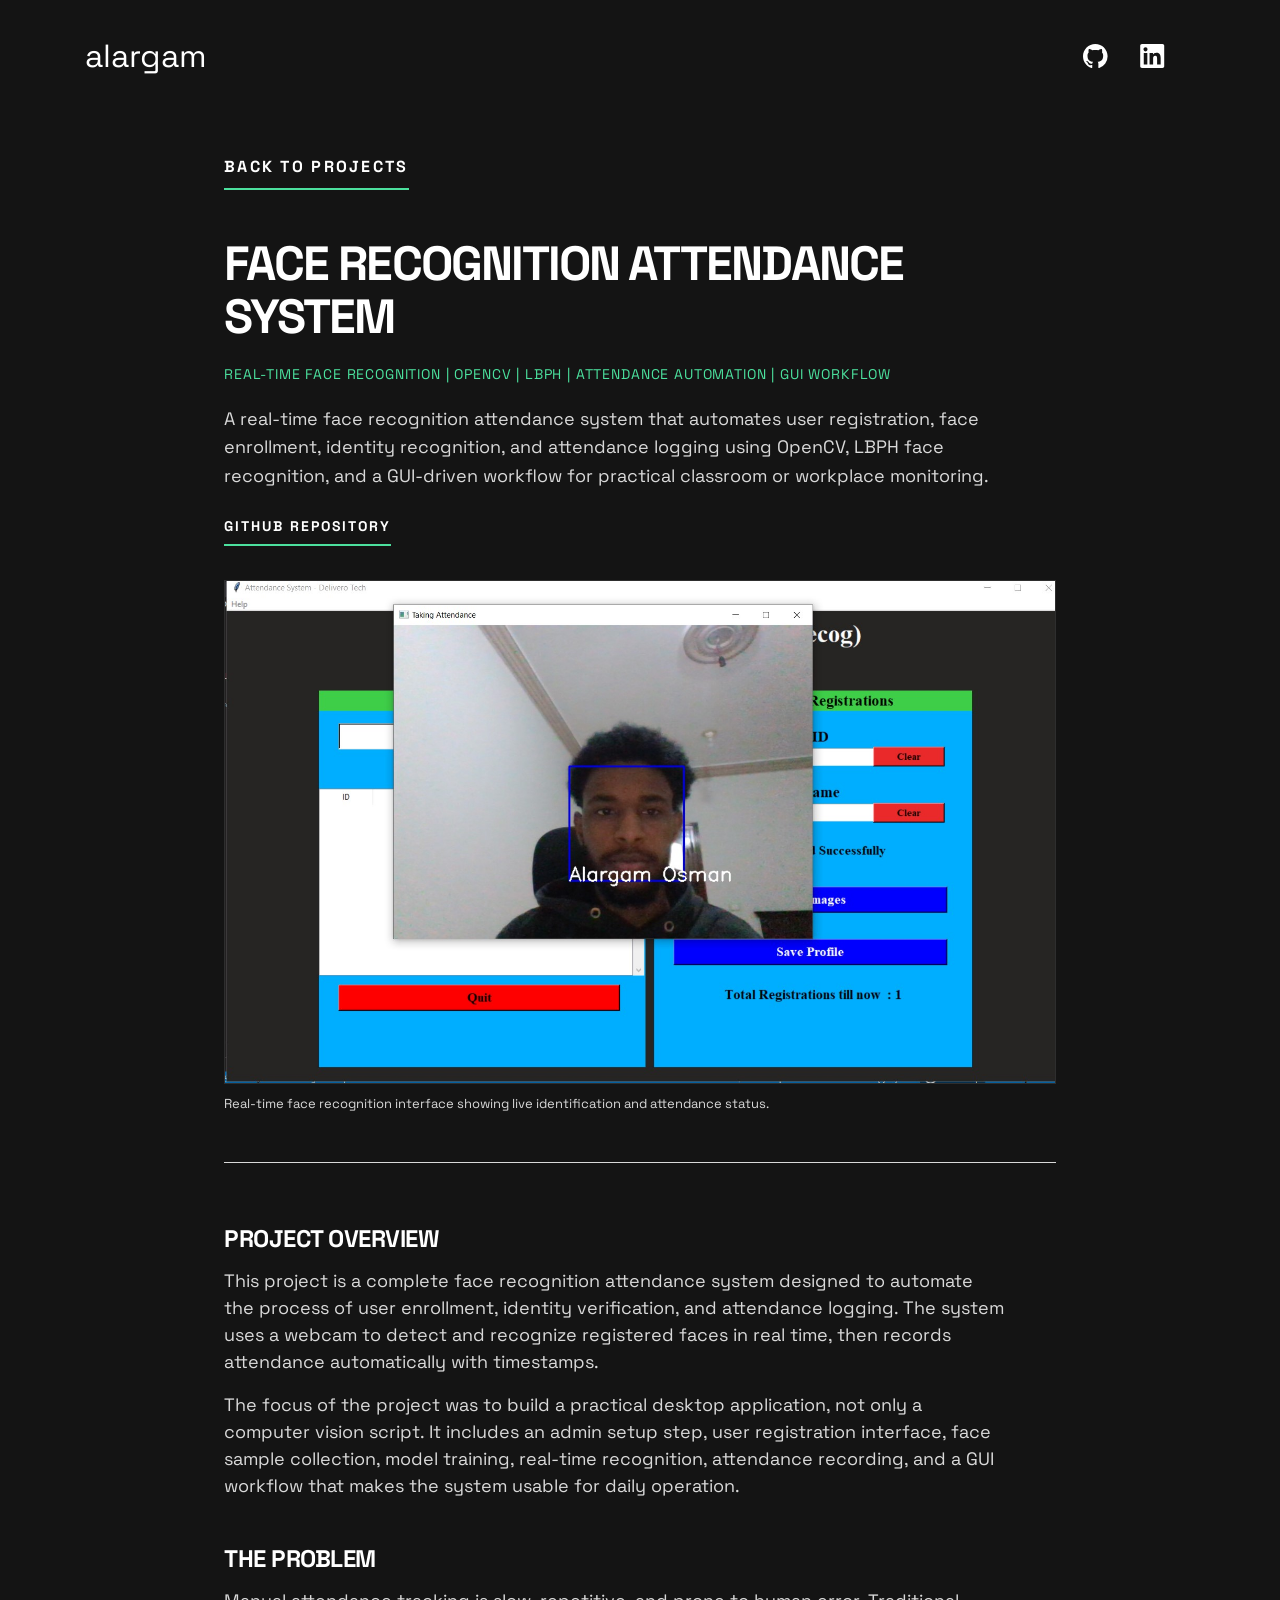
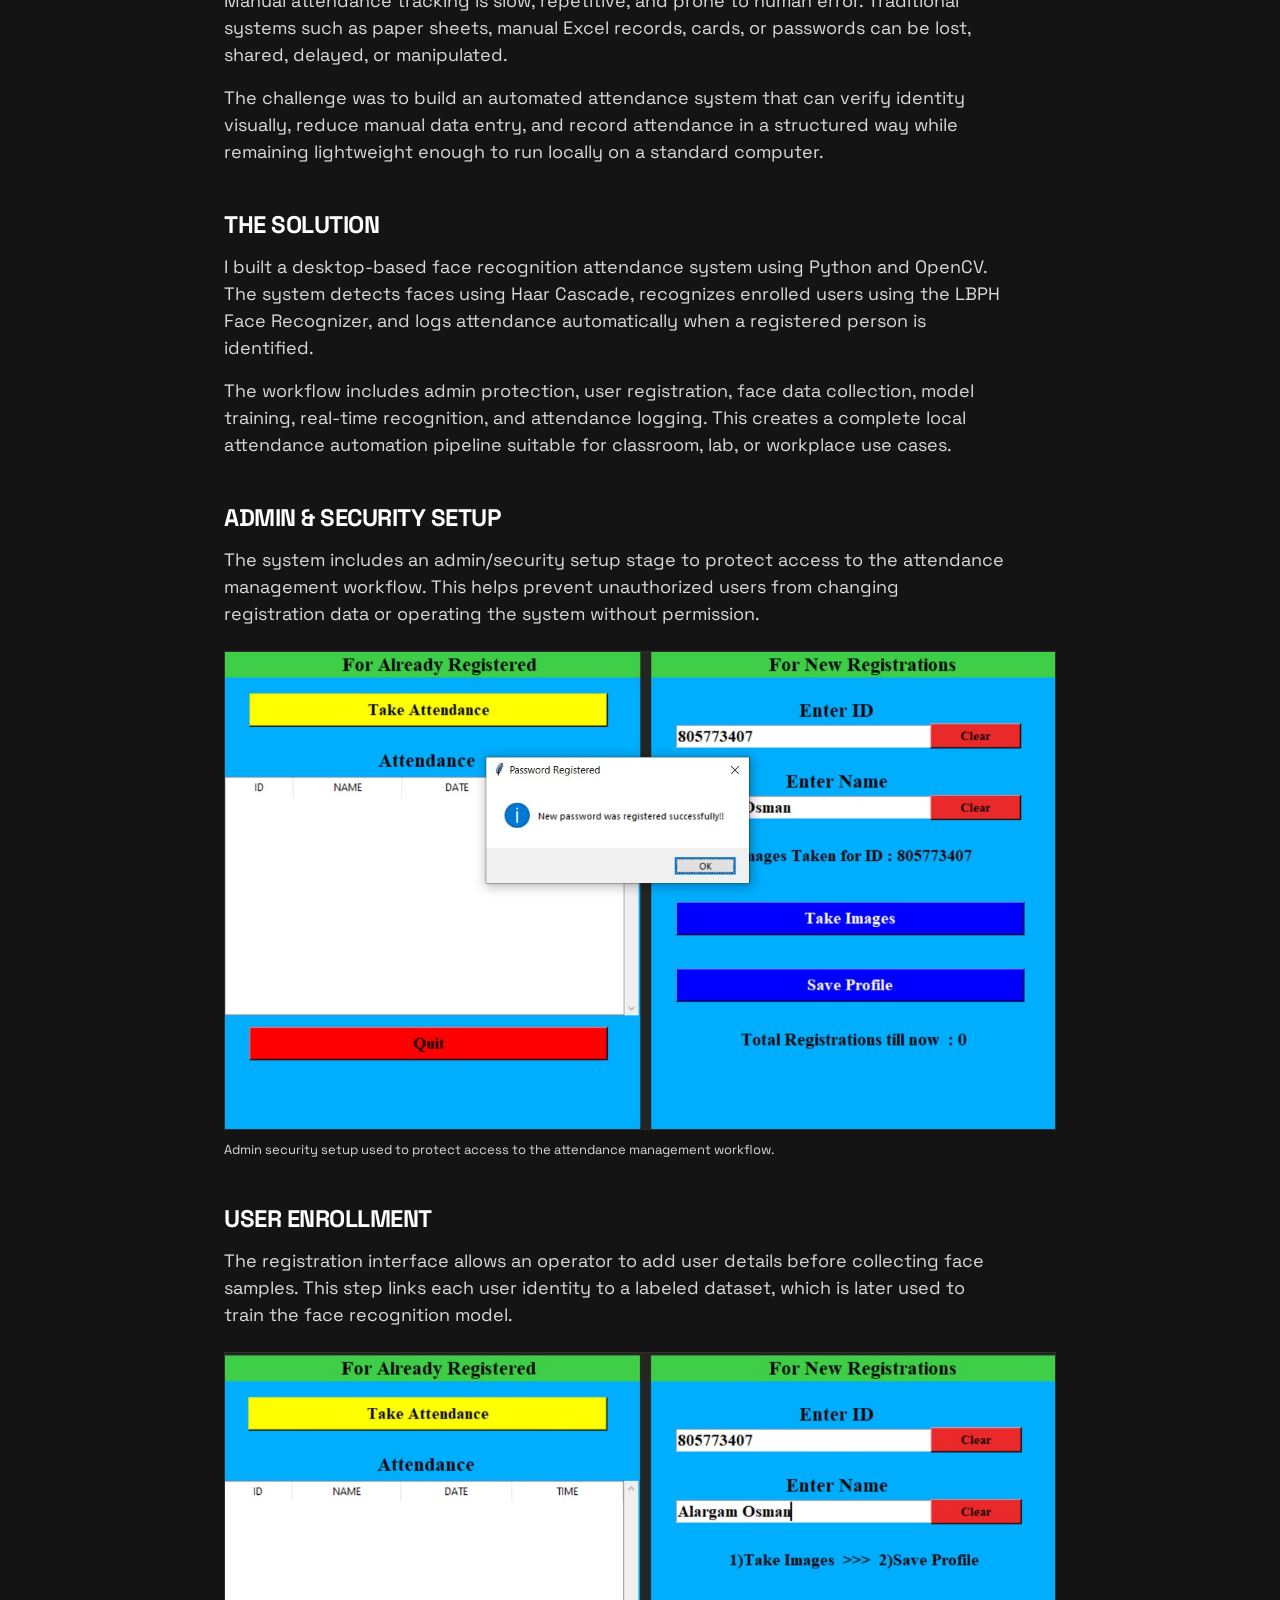
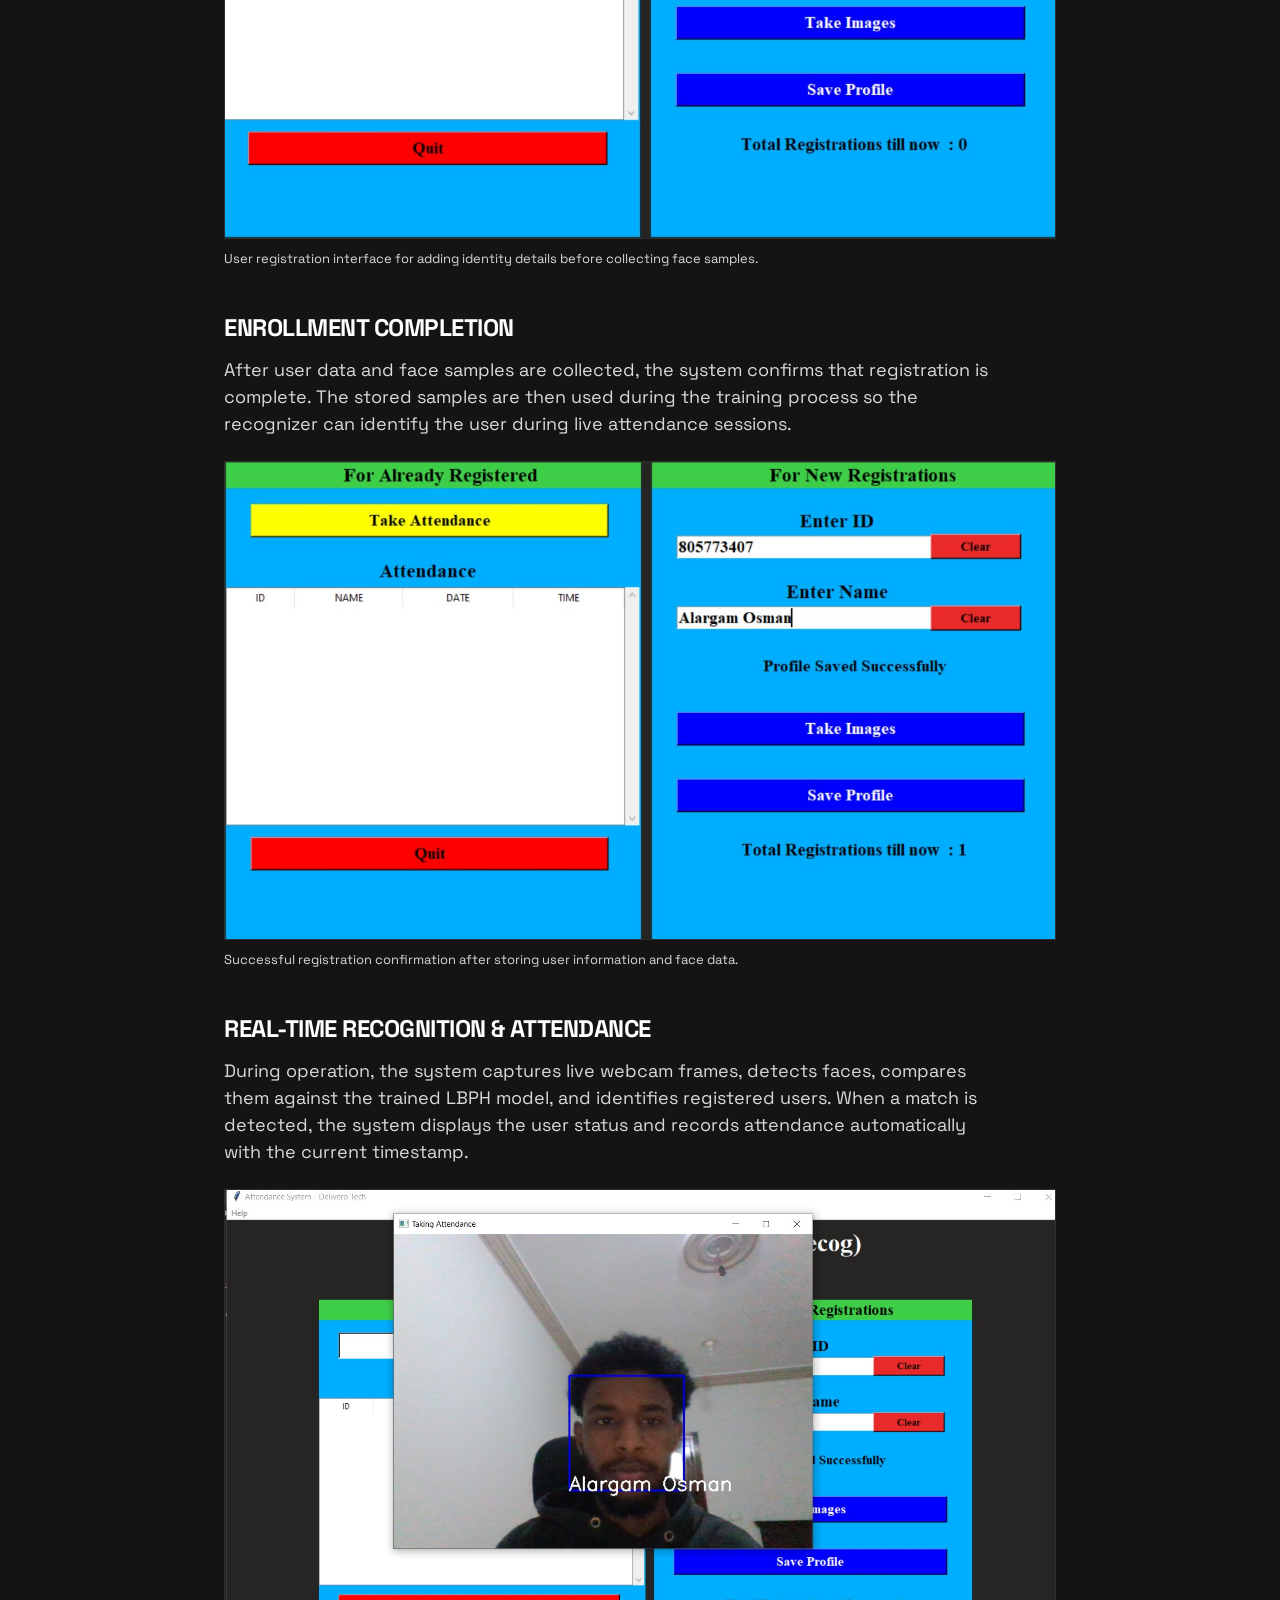
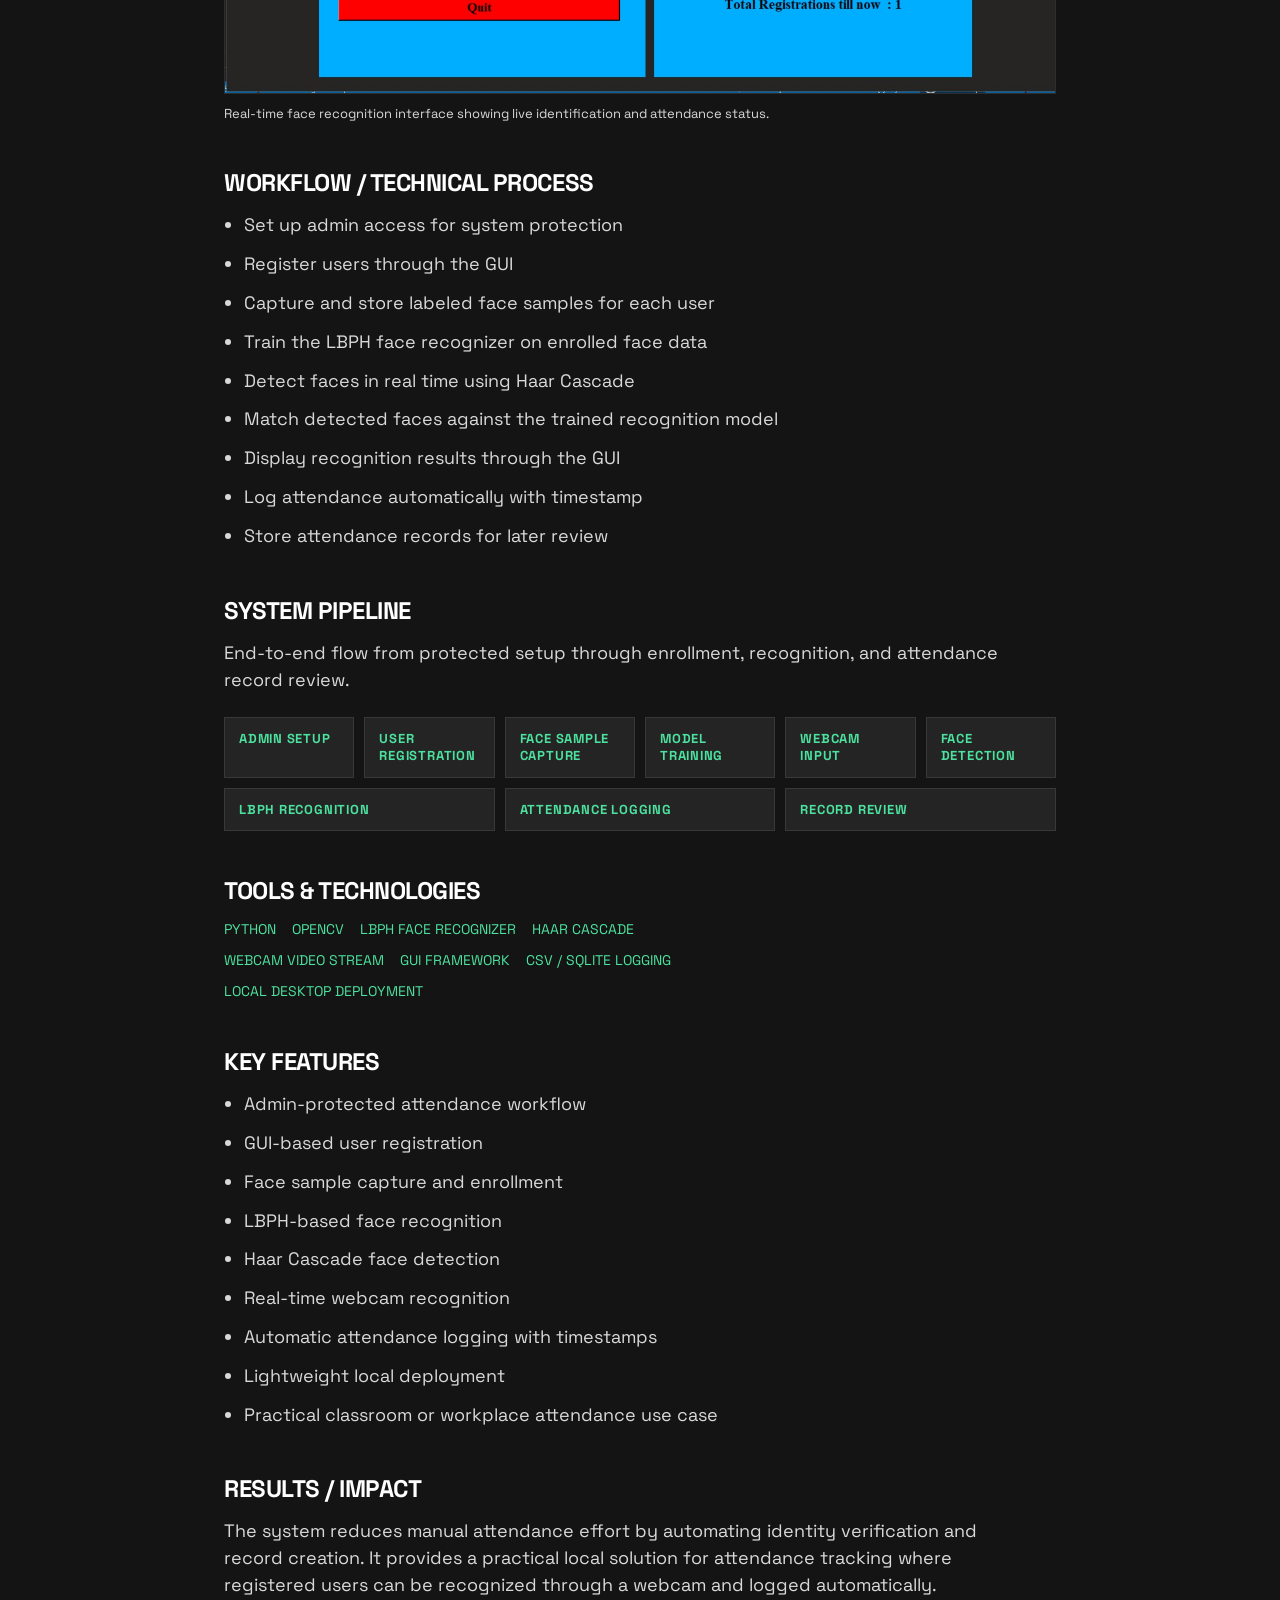
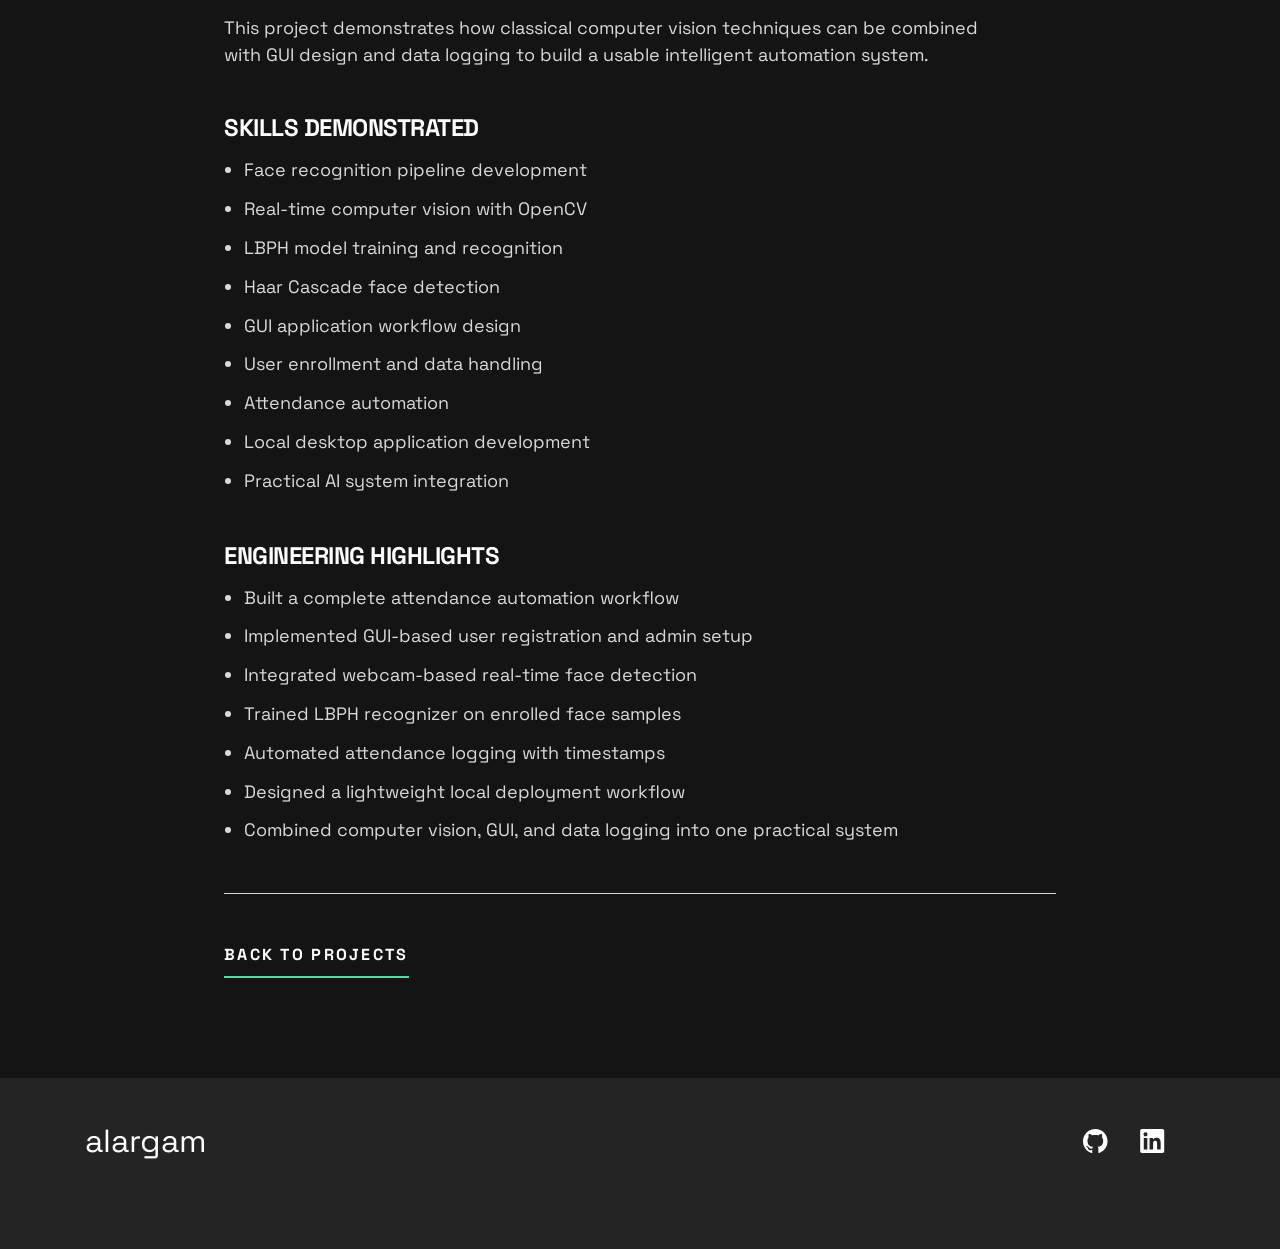
<file: projects/smart-face-recognition-attendance.html>
<!DOCTYPE html>
<html lang="en">
  <head>
    <meta charset="UTF-8" />
    <meta name="viewport" content="width=device-width, initial-scale=1.0" />

    <link rel="preconnect" href="https://fonts.googleapis.com" />
    <link rel="preconnect" href="https://fonts.gstatic.com" crossorigin />
    <link href="https://fonts.googleapis.com/css2?family=Space+Grotesk:wght@500;700&display=swap" rel="stylesheet" />

    <link rel="icon" type="image/png" sizes="32x32" href="../assets/images/favicon-32x32.png" />
    <link rel="stylesheet" href="../style.css" />

    <title>Face Recognition Attendance System | Alargam Osman</title>
  </head>

  <body>
    <header class="header case-study-header">
      <h2 class="visually-hidden">Header</h2>
      <div class="wrapper">
        <nav class="header__nav">
          <h2 class="visually-hidden">Navigation</h2>
          <a href="../index.html" class="header__home">alargam<span class="visually-hidden">(to home page)</span></a>
          <a href="https://github.com/alargam/" target="_blank" rel="noopener noreferrer" class="header__social" aria-label="GitHub profile">
            <svg xmlns="http://www.w3.org/2000/svg" width="25" height="24" aria-labelledby="socialGitHubHeader" role="img"><title id="socialGitHubHeader">GitHub</title><path fill="#FFF" fill-rule="evenodd" d="M12.304 0C5.506 0 0 5.506 0 12.304c0 5.444 3.522 10.042 8.413 11.672.615.108.845-.261.845-.584 0-.292-.015-1.261-.015-2.291-3.091.569-3.891-.754-4.137-1.446-.138-.354-.738-1.446-1.261-1.738-.43-.23-1.046-.8-.016-.815.97-.015 1.661.892 1.892 1.261 1.107 1.86 2.876 1.338 3.584 1.015.107-.8.43-1.338.784-1.646-2.738-.307-5.598-1.368-5.598-6.074 0-1.338.477-2.446 1.26-3.307-.122-.308-.553-1.569.124-3.26 0 0 1.03-.323 3.383 1.26.985-.276 2.03-.415 3.076-.415 1.046 0 2.092.139 3.076.416 2.353-1.6 3.384-1.261 3.384-1.261.676 1.691.246 2.952.123 3.26.784.861 1.26 1.953 1.26 3.307 0 4.721-2.875 5.767-5.613 6.074.446.385.83 1.123.83 2.277 0 1.645-.015 2.968-.015 3.383 0 .323.231.708.846.584a12.324 12.324 0 0 0 8.382-11.672C24.607 5.506 19.101 0 12.304 0Z" /></svg>
          </a>
          <a href="https://www.linkedin.com/in/alargam-osman/" target="_blank" rel="noopener noreferrer" class="header__social" aria-label="LinkedIn profile">
            <svg xmlns="http://www.w3.org/2000/svg" width="25" height="24" aria-labelledby="socialLinkedInHeader" role="img"><title id="socialLinkedInHeader">LinkedIn</title><path fill="#FFF" fill-rule="evenodd" d="M5.551 3.304c-1.14 0-2.067.926-2.067 2.064 0 1.14.928 2.066 2.067 2.066a2.066 2.066 0 0 0 0-4.13ZM3.767 8.998v11.453h3.562L7.33 8.998H3.767Zm5.798 0V20.45l3.554.002.002-5.668c0-1.454.253-2.941 2.132-2.941 1.851 0 1.851 1.755 1.851 3.036v5.571l3.559-.001v-6.28c0-2.834-.517-5.457-4.27-5.457-1.763 0-2.916.997-3.368 1.85h-.05V8.997h-3.41ZM22.435 24H1.982c-.976 0-1.77-.777-1.77-1.732V1.731C.212.776 1.006 0 1.982 0h20.453c.98 0 1.777.776 1.777 1.73v20.538c0 .955-.797 1.732-1.777 1.732Z" /></svg>
          </a>
        </nav>
      </div>
    </header>

    <main class="case-study">
      <div class="wrapper case-study__wrapper case-study__wrapper--wide">
        <a href="../index.html#projects" class="case-study__back underline">Back to Projects</a>

        <!-- 1. Hero / Project Summary -->
        <header class="case-study__hero">
          <h1 class="case-study__title">Face Recognition Attendance System</h1>
          <p class="case-study__subtitle">
            Real-Time Face Recognition | OpenCV | LBPH | Attendance Automation | GUI Workflow
          </p>
          <p class="case-study__summary">
            A real-time face recognition attendance system that automates user registration, face
            enrollment, identity recognition, and attendance logging using OpenCV, LBPH face
            recognition, and a GUI-driven workflow for practical classroom or workplace monitoring.
          </p>

          <div class="case-study__quick-links">
            <a
              href="https://github.com/alargam/Smart_Face_Recognition_Attendance_System"
              target="_blank"
              rel="noopener noreferrer"
              class="underline"
            >
              GitHub Repository
            </a>
          </div>

          <figure class="case-study__figure">
            <div class="case-study__picture case-study__picture--natural">
              <img
                src="../assets/images/face_recognition_attendance/04_Realtime_Face_Recognition.jpg"
                alt=""
                width="1200"
                height="675"
                loading="lazy"
              />
            </div>
            <figcaption class="case-study__figure-caption">
              Real-time face recognition interface showing live identification and attendance
              status.
            </figcaption>
          </figure>
        </header>

        <!-- 2. Project Overview -->
        <section class="case-study__section">
          <h2 class="case-study__section-title">Project Overview</h2>
          <p>
            This project is a complete face recognition attendance system designed to automate the
            process of user enrollment, identity verification, and attendance logging. The system
            uses a webcam to detect and recognize registered faces in real time, then records
            attendance automatically with timestamps.
          </p>
          <p>
            The focus of the project was to build a practical desktop application, not only a
            computer vision script. It includes an admin setup step, user registration interface,
            face sample collection, model training, real-time recognition, attendance recording,
            and a GUI workflow that makes the system usable for daily operation.
          </p>
        </section>

        <!-- 3. The Problem -->
        <section class="case-study__section">
          <h2 class="case-study__section-title">The Problem</h2>
          <p>
            Manual attendance tracking is slow, repetitive, and prone to human error. Traditional
            systems such as paper sheets, manual Excel records, cards, or passwords can be lost,
            shared, delayed, or manipulated.
          </p>
          <p>
            The challenge was to build an automated attendance system that can verify identity
            visually, reduce manual data entry, and record attendance in a structured way while
            remaining lightweight enough to run locally on a standard computer.
          </p>
        </section>

        <!-- 4. The Solution -->
        <section class="case-study__section">
          <h2 class="case-study__section-title">The Solution</h2>
          <p>
            I built a desktop-based face recognition attendance system using Python and OpenCV. The
            system detects faces using Haar Cascade, recognizes enrolled users using the LBPH Face
            Recognizer, and logs attendance automatically when a registered person is identified.
          </p>
          <p>
            The workflow includes admin protection, user registration, face data collection, model
            training, real-time recognition, and attendance logging. This creates a complete local
            attendance automation pipeline suitable for classroom, lab, or workplace use cases.
          </p>
        </section>

        <!-- 5. Admin & Security Setup -->
        <section class="case-study__section">
          <h2 class="case-study__section-title">Admin &amp; Security Setup</h2>
          <p>
            The system includes an admin/security setup stage to protect access to the attendance
            management workflow. This helps prevent unauthorized users from changing registration
            data or operating the system without permission.
          </p>

          <figure class="case-study__figure">
            <div class="case-study__picture case-study__picture--natural">
              <img
                src="../assets/images/face_recognition_attendance/01_Admin_Security_Setup.jpg"
                alt=""
                width="1200"
                height="675"
                loading="lazy"
              />
            </div>
            <figcaption class="case-study__figure-caption">
              Admin security setup used to protect access to the attendance management workflow.
            </figcaption>
          </figure>
        </section>

        <!-- 6. User Enrollment -->
        <section class="case-study__section">
          <h2 class="case-study__section-title">User Enrollment</h2>
          <p>
            The registration interface allows an operator to add user details before collecting face
            samples. This step links each user identity to a labeled dataset, which is later used to
            train the face recognition model.
          </p>

          <figure class="case-study__figure">
            <div class="case-study__picture case-study__picture--natural">
              <img
                src="../assets/images/face_recognition_attendance/02_User_Registration_Interface.jpg"
                alt=""
                width="1200"
                height="675"
                loading="lazy"
              />
            </div>
            <figcaption class="case-study__figure-caption">
              User registration interface for adding identity details before collecting face samples.
            </figcaption>
          </figure>
        </section>

        <!-- 7. Enrollment Completion -->
        <section class="case-study__section">
          <h2 class="case-study__section-title">Enrollment Completion</h2>
          <p>
            After user data and face samples are collected, the system confirms that registration is
            complete. The stored samples are then used during the training process so the recognizer
            can identify the user during live attendance sessions.
          </p>

          <figure class="case-study__figure">
            <div class="case-study__picture case-study__picture--natural">
              <img
                src="../assets/images/face_recognition_attendance/03_Registration_Done.jpg"
                alt=""
                width="1200"
                height="675"
                loading="lazy"
              />
            </div>
            <figcaption class="case-study__figure-caption">
              Successful registration confirmation after storing user information and face data.
            </figcaption>
          </figure>
        </section>

        <!-- 8. Real-Time Recognition & Attendance -->
        <section class="case-study__section">
          <h2 class="case-study__section-title">Real-Time Recognition &amp; Attendance</h2>
          <p>
            During operation, the system captures live webcam frames, detects faces, compares them
            against the trained LBPH model, and identifies registered users. When a match is detected,
            the system displays the user status and records attendance automatically with the current
            timestamp.
          </p>

          <figure class="case-study__figure">
            <div class="case-study__picture case-study__picture--natural">
              <img
                src="../assets/images/face_recognition_attendance/04_Realtime_Face_Recognition.jpg"
                alt=""
                width="1200"
                height="675"
                loading="lazy"
              />
            </div>
            <figcaption class="case-study__figure-caption">
              Real-time face recognition interface showing live identification and attendance
              status.
            </figcaption>
          </figure>
        </section>

        <!-- 9. Workflow / Technical Process -->
        <section class="case-study__section">
          <h2 class="case-study__section-title">Workflow / Technical Process</h2>
          <ul class="case-study__list">
            <li>Set up admin access for system protection</li>
            <li>Register users through the GUI</li>
            <li>Capture and store labeled face samples for each user</li>
            <li>Train the LBPH face recognizer on enrolled face data</li>
            <li>Detect faces in real time using Haar Cascade</li>
            <li>Match detected faces against the trained recognition model</li>
            <li>Display recognition results through the GUI</li>
            <li>Log attendance automatically with timestamp</li>
            <li>Store attendance records for later review</li>
          </ul>
        </section>

        <!-- 10. System Pipeline -->
        <section class="case-study__section">
          <h2 class="case-study__section-title">System Pipeline</h2>
          <p>
            End-to-end flow from protected setup through enrollment, recognition, and attendance
            record review.
          </p>

          <div class="case-study__pipeline case-study__pipeline--compact">
            <div class="case-study__pipeline-step">
              <h3 class="case-study__pipeline-step-title">Admin Setup</h3>
            </div>
            <span class="case-study__pipeline-arrow" aria-hidden="true">→</span>
            <div class="case-study__pipeline-step">
              <h3 class="case-study__pipeline-step-title">User Registration</h3>
            </div>
            <span class="case-study__pipeline-arrow" aria-hidden="true">→</span>
            <div class="case-study__pipeline-step">
              <h3 class="case-study__pipeline-step-title">Face Sample Capture</h3>
            </div>
            <span class="case-study__pipeline-arrow" aria-hidden="true">→</span>
            <div class="case-study__pipeline-step">
              <h3 class="case-study__pipeline-step-title">Model Training</h3>
            </div>
            <span class="case-study__pipeline-arrow" aria-hidden="true">→</span>
            <div class="case-study__pipeline-step">
              <h3 class="case-study__pipeline-step-title">Webcam Input</h3>
            </div>
            <span class="case-study__pipeline-arrow" aria-hidden="true">→</span>
            <div class="case-study__pipeline-step">
              <h3 class="case-study__pipeline-step-title">Face Detection</h3>
            </div>
            <span class="case-study__pipeline-arrow" aria-hidden="true">→</span>
            <div class="case-study__pipeline-step">
              <h3 class="case-study__pipeline-step-title">LBPH Recognition</h3>
            </div>
            <span class="case-study__pipeline-arrow" aria-hidden="true">→</span>
            <div class="case-study__pipeline-step">
              <h3 class="case-study__pipeline-step-title">Attendance Logging</h3>
            </div>
            <span class="case-study__pipeline-arrow" aria-hidden="true">→</span>
            <div class="case-study__pipeline-step">
              <h3 class="case-study__pipeline-step-title">Record Review</h3>
            </div>
          </div>
        </section>

        <!-- 11. Tools & Technologies -->
        <section class="case-study__section">
          <h2 class="case-study__section-title">Tools &amp; Technologies</h2>
          <p class="case-study__tools">
            <span>Python</span>
            <span>OpenCV</span>
            <span>LBPH Face Recognizer</span>
            <span>Haar Cascade</span>
            <span>Webcam Video Stream</span>
            <span>GUI Framework</span>
            <span>CSV / SQLite Logging</span>
            <span>Local Desktop Deployment</span>
          </p>
        </section>

        <!-- 12. Key Features -->
        <section class="case-study__section">
          <h2 class="case-study__section-title">Key Features</h2>
          <ul class="case-study__list">
            <li>Admin-protected attendance workflow</li>
            <li>GUI-based user registration</li>
            <li>Face sample capture and enrollment</li>
            <li>LBPH-based face recognition</li>
            <li>Haar Cascade face detection</li>
            <li>Real-time webcam recognition</li>
            <li>Automatic attendance logging with timestamps</li>
            <li>Lightweight local deployment</li>
            <li>Practical classroom or workplace attendance use case</li>
          </ul>
        </section>

        <!-- 13. Results / Impact -->
        <section class="case-study__section">
          <h2 class="case-study__section-title">Results / Impact</h2>
          <p>
            The system reduces manual attendance effort by automating identity verification and
            record creation. It provides a practical local solution for attendance tracking where
            registered users can be recognized through a webcam and logged automatically.
          </p>
          <p>
            This project demonstrates how classical computer vision techniques can be combined with
            GUI design and data logging to build a usable intelligent automation system.
          </p>
        </section>

        <!-- 14. Skills Demonstrated -->
        <section class="case-study__section">
          <h2 class="case-study__section-title">Skills Demonstrated</h2>
          <ul class="case-study__list">
            <li>Face recognition pipeline development</li>
            <li>Real-time computer vision with OpenCV</li>
            <li>LBPH model training and recognition</li>
            <li>Haar Cascade face detection</li>
            <li>GUI application workflow design</li>
            <li>User enrollment and data handling</li>
            <li>Attendance automation</li>
            <li>Local desktop application development</li>
            <li>Practical AI system integration</li>
          </ul>
        </section>

        <!-- 15. Engineering Highlights -->
        <section class="case-study__section">
          <h2 class="case-study__section-title">Engineering Highlights</h2>
          <ul class="case-study__list">
            <li>Built a complete attendance automation workflow</li>
            <li>Implemented GUI-based user registration and admin setup</li>
            <li>Integrated webcam-based real-time face detection</li>
            <li>Trained LBPH recognizer on enrolled face samples</li>
            <li>Automated attendance logging with timestamps</li>
            <li>Designed a lightweight local deployment workflow</li>
            <li>Combined computer vision, GUI, and data logging into one practical system</li>
          </ul>
        </section>

        <!-- 16. Bottom Navigation -->
        <div class="case-study__links">
          <a href="../index.html#projects" class="underline">Back to Projects</a>
        </div>
      </div>
    </main>

    <footer class="footer bg-less-dark">
      <h2 class="visually-hidden">Footer</h2>
      <div class="wrapper">
        <nav class="header__nav">
          <h2 class="visually-hidden">Navigation</h2>
          <a href="../index.html" class="header__home">alargam<span class="visually-hidden">(to home page)</span></a>
          <a href="https://github.com/alargam/" target="_blank" rel="noopener noreferrer" class="header__social" aria-label="GitHub profile">
            <svg xmlns="http://www.w3.org/2000/svg" width="25" height="24" aria-labelledby="socialGitHubFooter" role="img"><title id="socialGitHubFooter">GitHub</title><path fill="#FFF" fill-rule="evenodd" d="M12.304 0C5.506 0 0 5.506 0 12.304c0 5.444 3.522 10.042 8.413 11.672.615.108.845-.261.845-.584 0-.292-.015-1.261-.015-2.291-3.091.569-3.891-.754-4.137-1.446-.138-.354-.738-1.446-1.261-1.738-.43-.23-1.046-.8-.016-.815.97-.015 1.661.892 1.892 1.261 1.107 1.86 2.876 1.338 3.584 1.015.107-.8.43-1.338.784-1.646-2.738-.307-5.598-1.368-5.598-6.074 0-1.338.477-2.446 1.26-3.307-.122-.308-.553-1.569.124-3.26 0 0 1.03-.323 3.383 1.26.985-.276 2.03-.415 3.076-.415 1.046 0 2.092.139 3.076.416 2.353-1.6 3.384-1.261 3.384-1.261.676 1.691.246 2.952.123 3.26.784.861 1.26 1.953 1.26 3.307 0 4.721-2.875 5.767-5.613 6.074.446.385.83 1.123.83 2.277 0 1.645-.015 2.968-.015 3.383 0 .323.231.708.846.584a12.324 12.324 0 0 0 8.382-11.672C24.607 5.506 19.101 0 12.304 0Z" /></svg>
          </a>
          <a href="https://www.linkedin.com/in/alargam-osman/" target="_blank" rel="noopener noreferrer" class="header__social" aria-label="LinkedIn profile">
            <svg xmlns="http://www.w3.org/2000/svg" width="25" height="24" aria-labelledby="socialLinkedInFooter" role="img"><title id="socialLinkedInFooter">LinkedIn</title><path fill="#FFF" fill-rule="evenodd" d="M5.551 3.304c-1.14 0-2.067.926-2.067 2.064 0 1.14.928 2.066 2.067 2.066a2.066 2.066 0 0 0 0-4.13ZM3.767 8.998v11.453h3.562L7.33 8.998H3.767Zm5.798 0V20.45l3.554.002.002-5.668c0-1.454.253-2.941 2.132-2.941 1.851 0 1.851 1.755 1.851 3.036v5.571l3.559-.001v-6.28c0-2.834-.517-5.457-4.27-5.457-1.763 0-2.916.997-3.368 1.85h-.05V8.997h-3.41ZM22.435 24H1.982c-.976 0-1.77-.777-1.77-1.732V1.731C.212.776 1.006 0 1.982 0h20.453c.98 0 1.777.776 1.777 1.73v20.538c0 .955-.797 1.732-1.777 1.732Z" /></svg>
          </a>
        </nav>
      </div>
    </footer>
  </body>
</html>
</file>
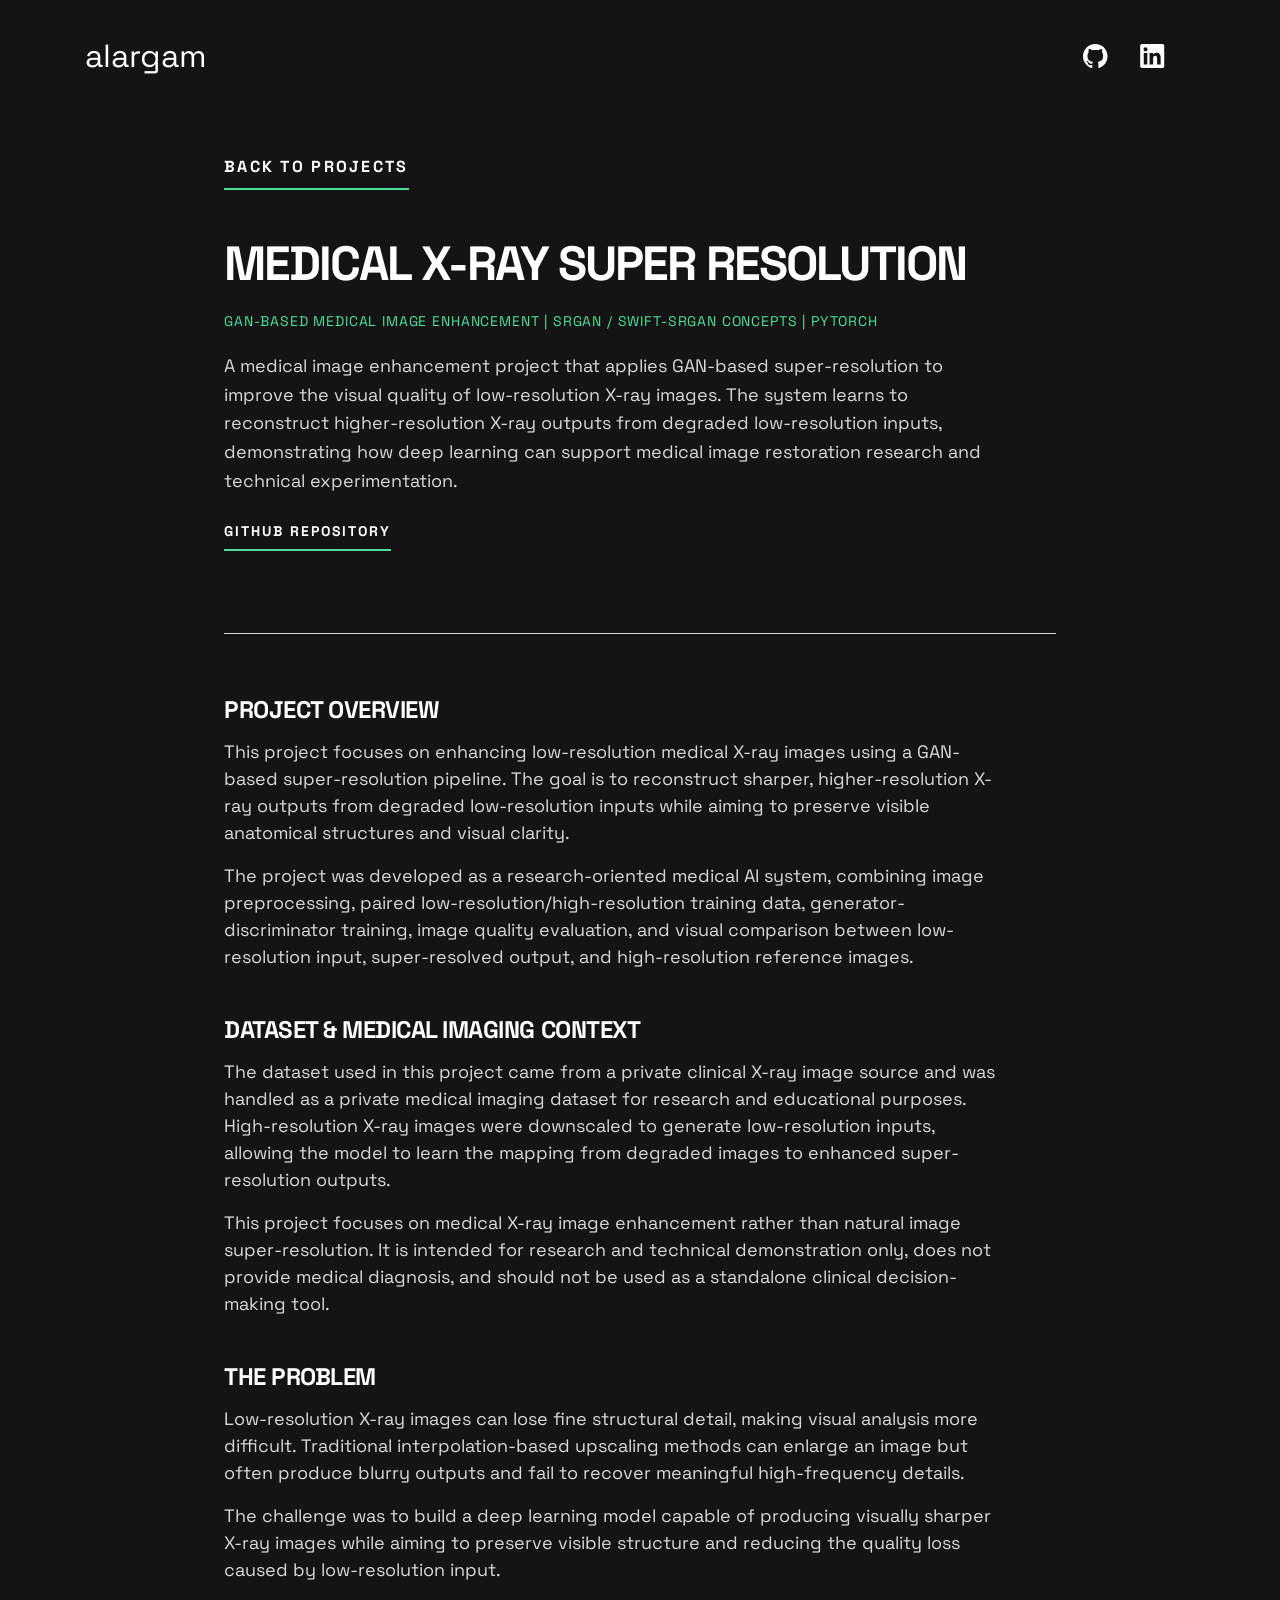
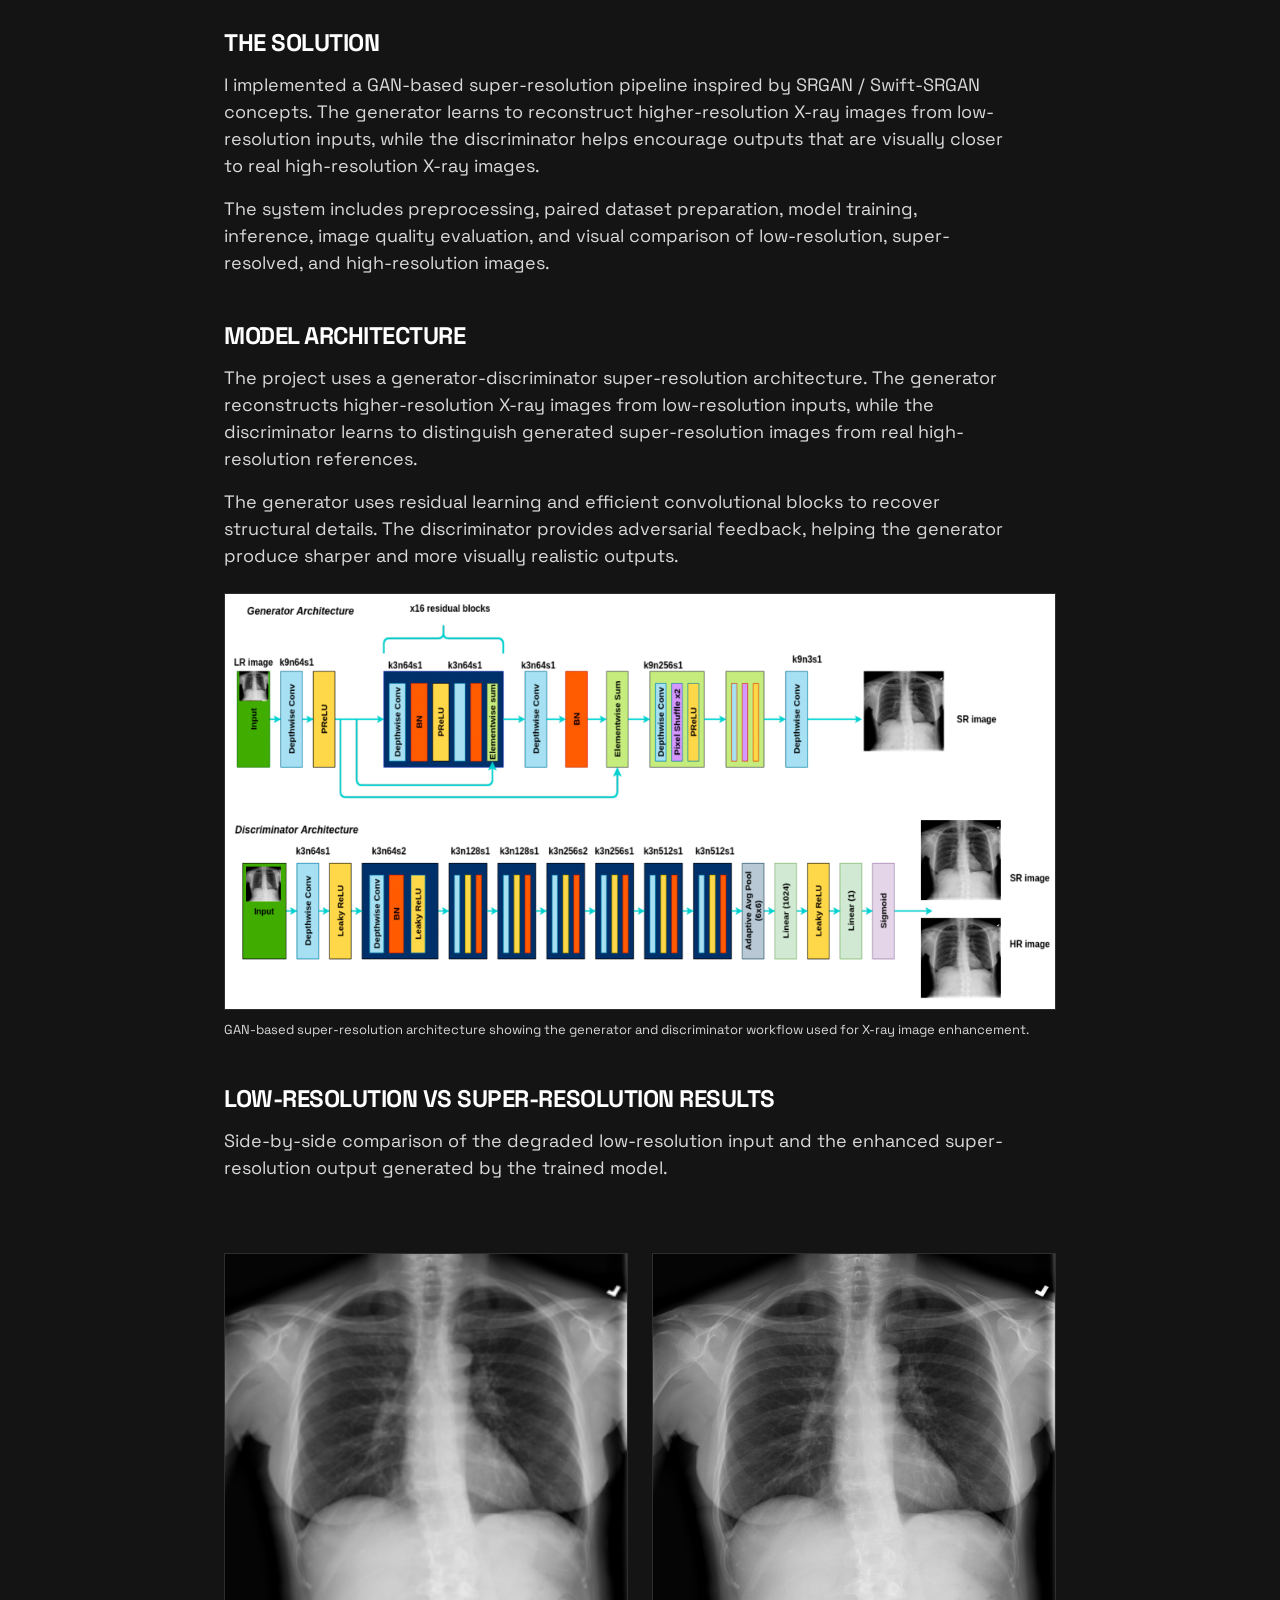
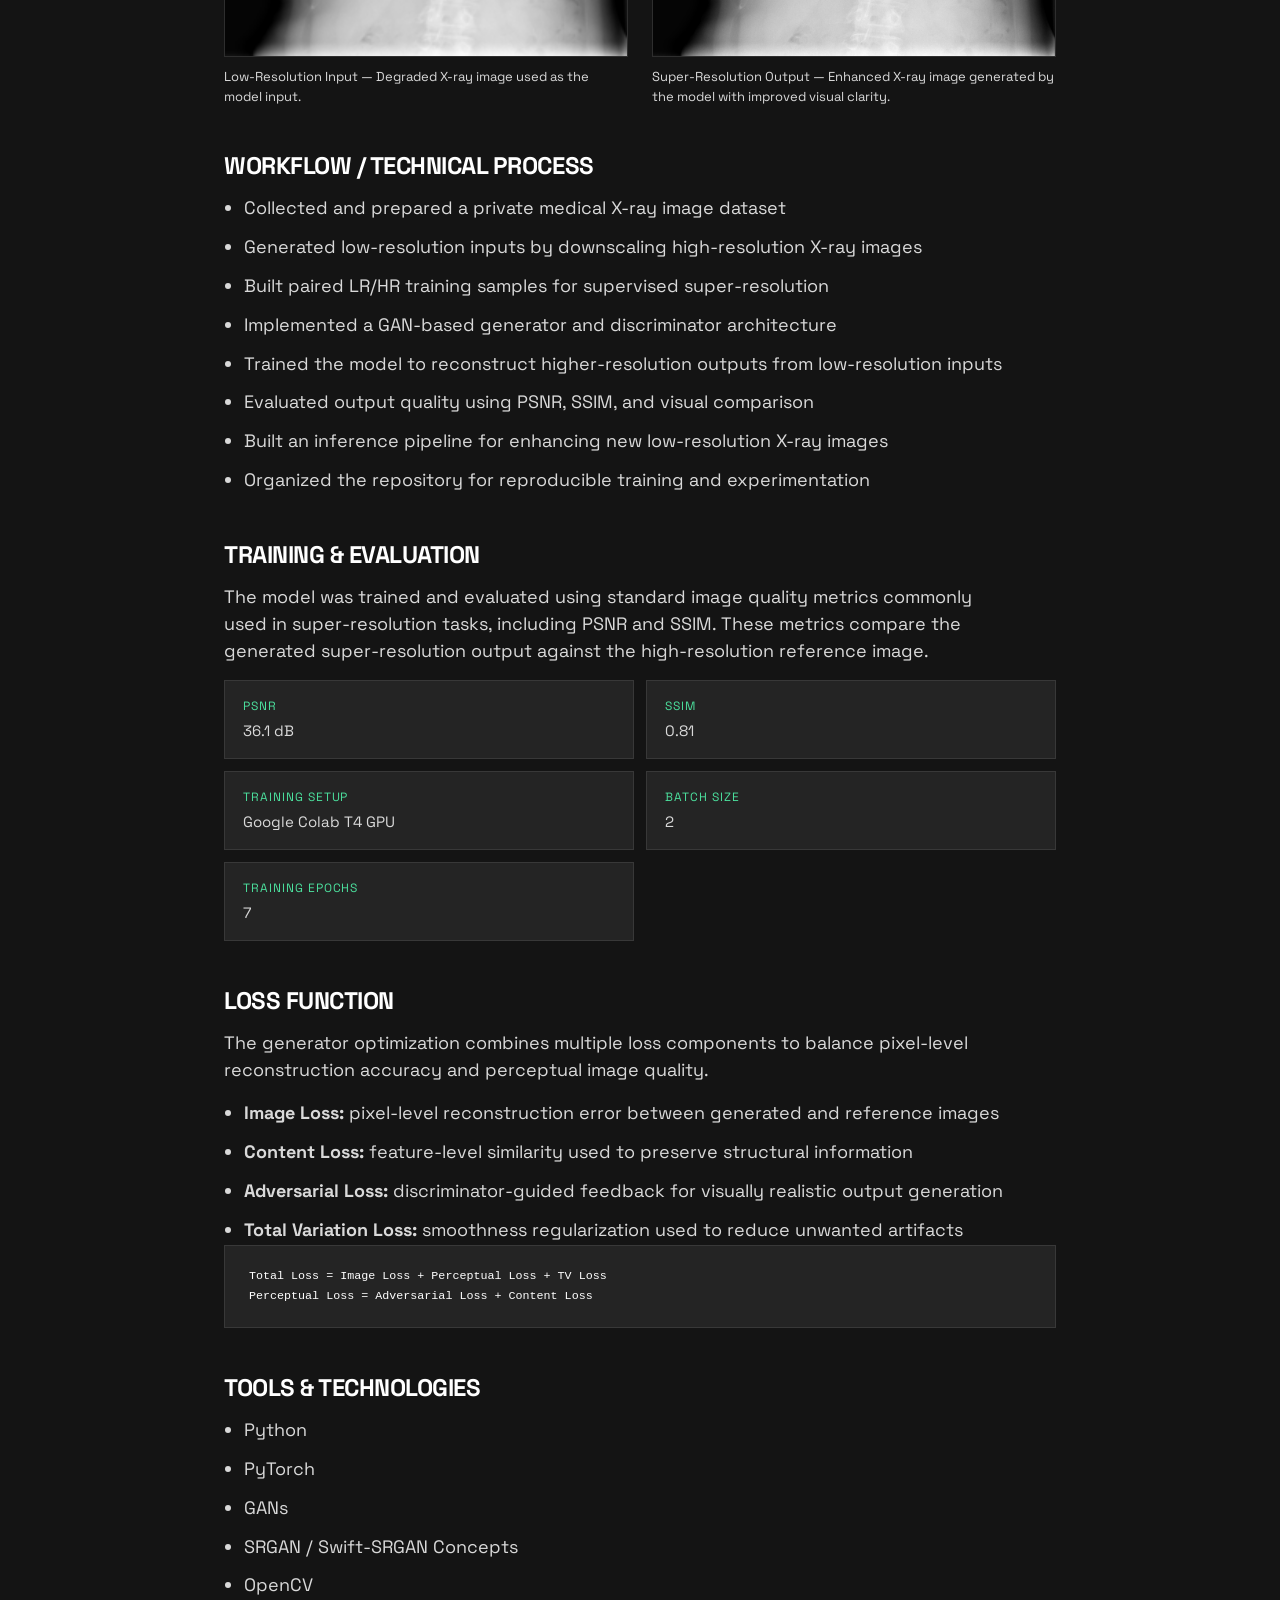
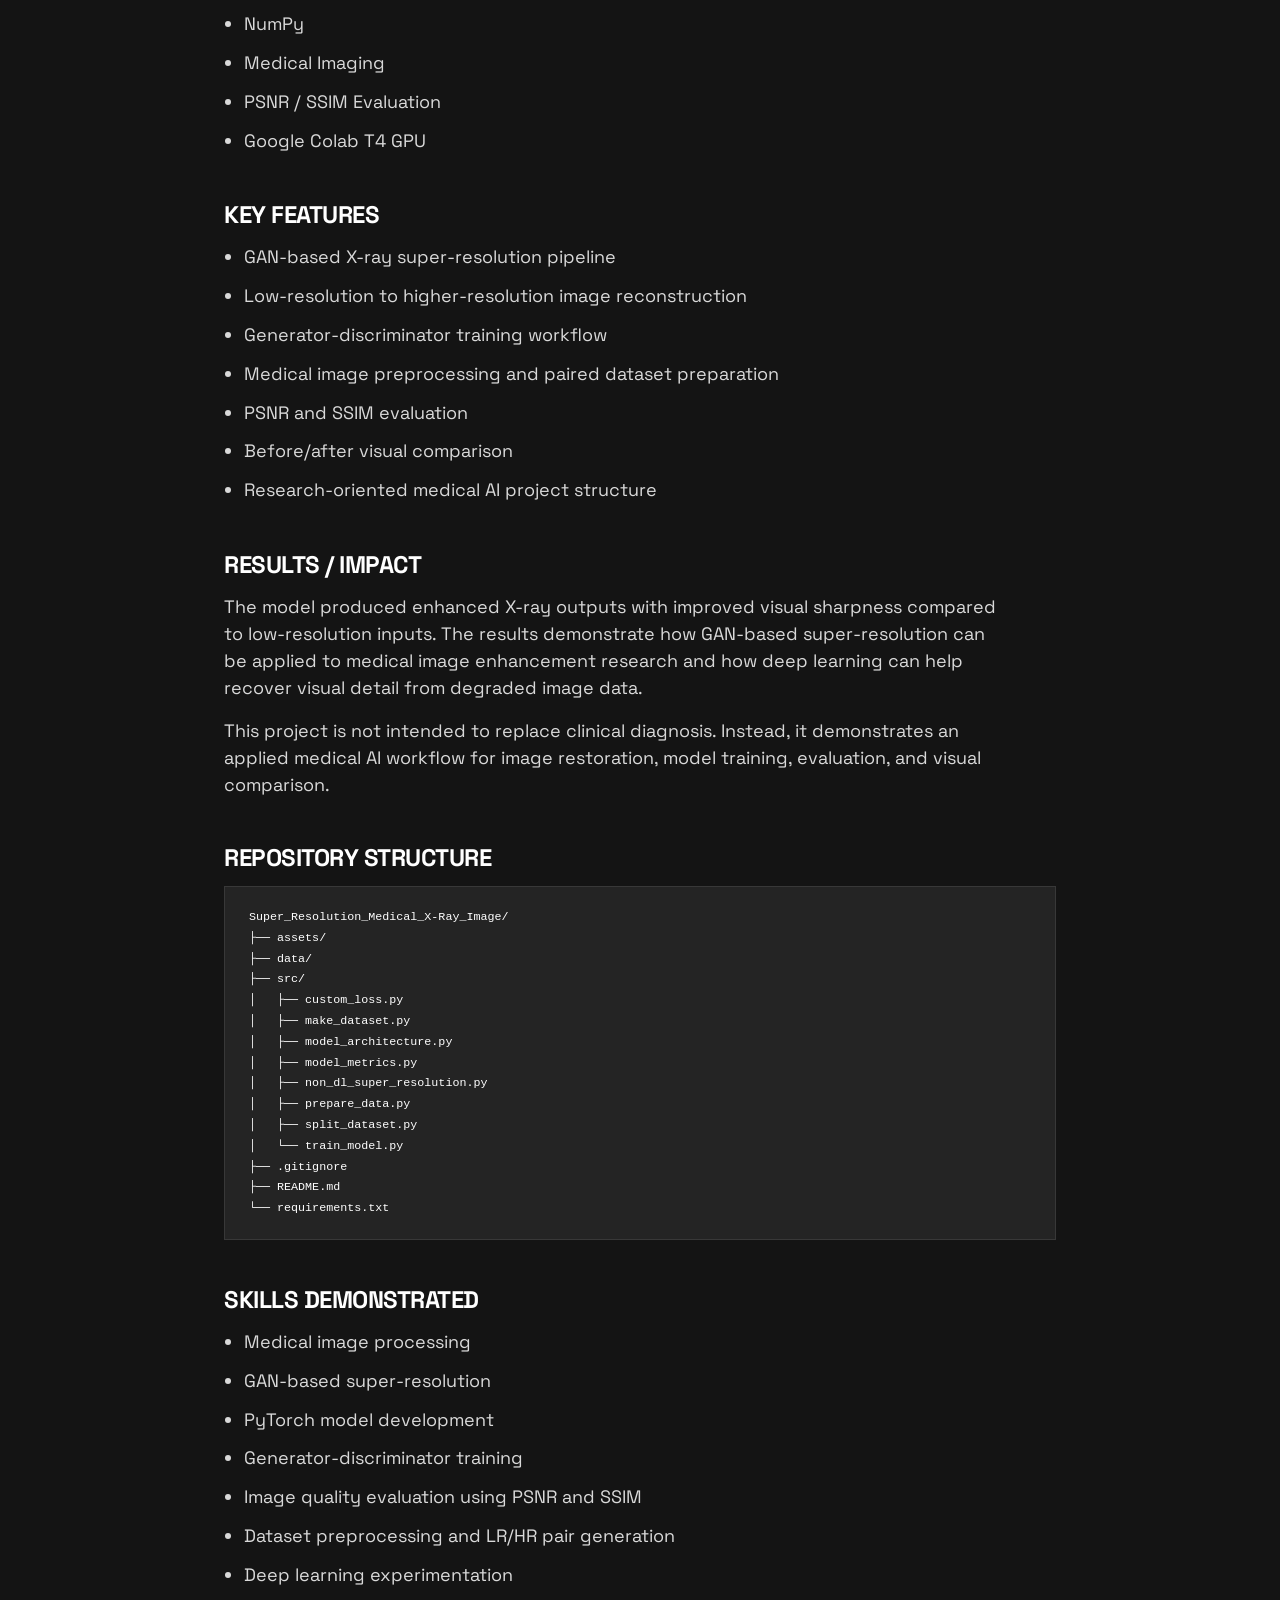
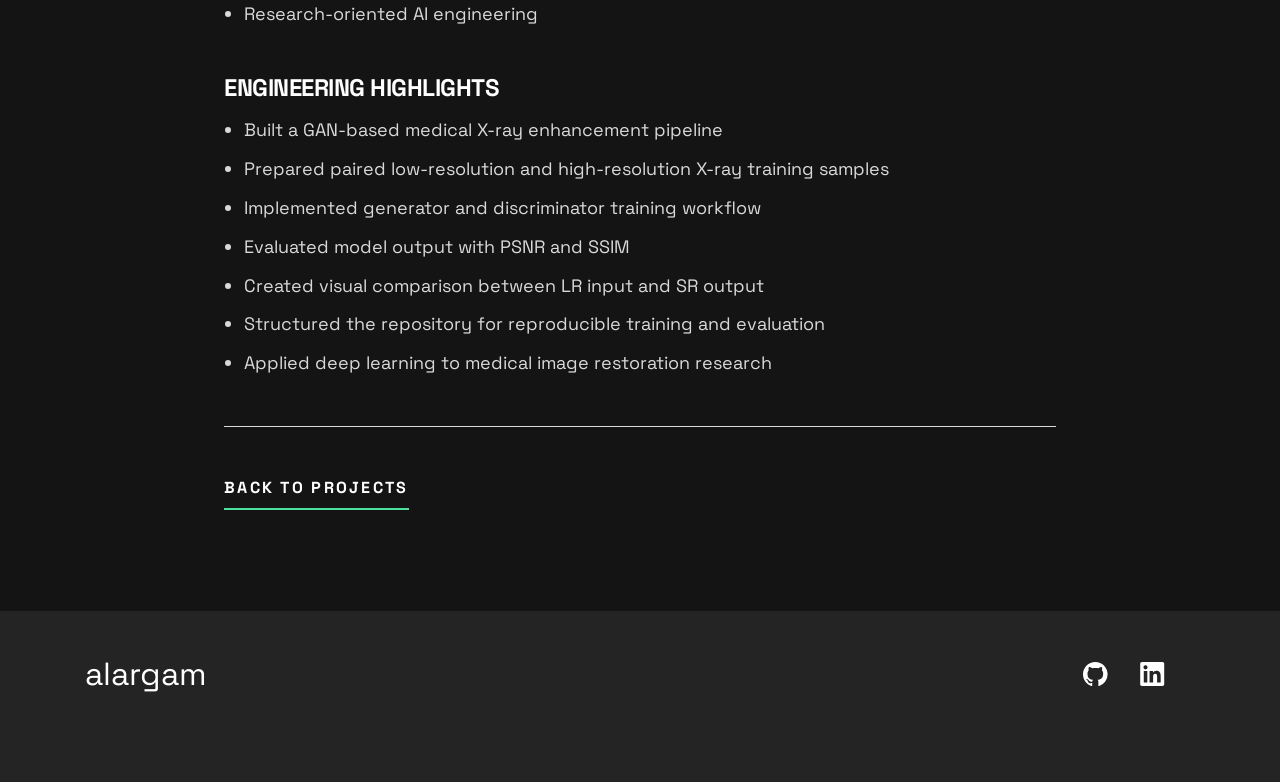
<file: projects/super-resolution-medical-xray.html>
<!DOCTYPE html>
<html lang="en">
  <head>
    <meta charset="UTF-8" />
    <meta name="viewport" content="width=device-width, initial-scale=1.0" />

    <link rel="preconnect" href="https://fonts.googleapis.com" />
    <link rel="preconnect" href="https://fonts.gstatic.com" crossorigin />
    <link href="https://fonts.googleapis.com/css2?family=Space+Grotesk:wght@500;700&display=swap" rel="stylesheet" />

    <link rel="icon" type="image/png" sizes="32x32" href="../assets/images/favicon-32x32.png" />
    <link rel="stylesheet" href="../style.css" />

    <title>Medical X-Ray Super Resolution | Alargam Osman</title>
  </head>

  <body>
    <header class="header case-study-header">
      <h2 class="visually-hidden">Header</h2>
      <div class="wrapper">
        <nav class="header__nav">
          <h2 class="visually-hidden">Navigation</h2>
          <a href="../index.html" class="header__home">alargam<span class="visually-hidden">(to home page)</span></a>
          <a href="https://github.com/alargam/" target="_blank" rel="noopener noreferrer" class="header__social" aria-label="GitHub profile">
            <svg xmlns="http://www.w3.org/2000/svg" width="25" height="24" aria-labelledby="socialGitHubHeader" role="img"><title id="socialGitHubHeader">GitHub</title><path fill="#FFF" fill-rule="evenodd" d="M12.304 0C5.506 0 0 5.506 0 12.304c0 5.444 3.522 10.042 8.413 11.672.615.108.845-.261.845-.584 0-.292-.015-1.261-.015-2.291-3.091.569-3.891-.754-4.137-1.446-.138-.354-.738-1.446-1.261-1.738-.43-.23-1.046-.8-.016-.815.97-.015 1.661.892 1.892 1.261 1.107 1.86 2.876 1.338 3.584 1.015.107-.8.43-1.338.784-1.646-2.738-.307-5.598-1.368-5.598-6.074 0-1.338.477-2.446 1.26-3.307-.122-.308-.553-1.569.124-3.26 0 0 1.03-.323 3.383 1.26.985-.276 2.03-.415 3.076-.415 1.046 0 2.092.139 3.076.416 2.353-1.6 3.384-1.261 3.384-1.261.676 1.691.246 2.952.123 3.26.784.861 1.26 1.953 1.26 3.307 0 4.721-2.875 5.767-5.613 6.074.446.385.83 1.123.83 2.277 0 1.645-.015 2.968-.015 3.383 0 .323.231.708.846.584a12.324 12.324 0 0 0 8.382-11.672C24.607 5.506 19.101 0 12.304 0Z" /></svg>
          </a>
          <a href="https://www.linkedin.com/in/alargam-osman/" target="_blank" rel="noopener noreferrer" class="header__social" aria-label="LinkedIn profile">
            <svg xmlns="http://www.w3.org/2000/svg" width="25" height="24" aria-labelledby="socialLinkedInHeader" role="img"><title id="socialLinkedInHeader">LinkedIn</title><path fill="#FFF" fill-rule="evenodd" d="M5.551 3.304c-1.14 0-2.067.926-2.067 2.064 0 1.14.928 2.066 2.067 2.066a2.066 2.066 0 0 0 0-4.13ZM3.767 8.998v11.453h3.562L7.33 8.998H3.767Zm5.798 0V20.45l3.554.002.002-5.668c0-1.454.253-2.941 2.132-2.941 1.851 0 1.851 1.755 1.851 3.036v5.571l3.559-.001v-6.28c0-2.834-.517-5.457-4.27-5.457-1.763 0-2.916.997-3.368 1.85h-.05V8.997h-3.41ZM22.435 24H1.982c-.976 0-1.77-.777-1.77-1.732V1.731C.212.776 1.006 0 1.982 0h20.453c.98 0 1.777.776 1.777 1.73v20.538c0 .955-.797 1.732-1.777 1.732Z" /></svg>
          </a>
        </nav>
      </div>
    </header>

    <main class="case-study">
      <div class="wrapper case-study__wrapper case-study__wrapper--wide">
        <a href="../index.html#projects" class="case-study__back underline">Back to Projects</a>

        <!-- 1. Hero / Project Summary -->
        <header class="case-study__hero">
          <h1 class="case-study__title">Medical X-Ray Super Resolution</h1>
          <p class="case-study__subtitle">
            GAN-Based Medical Image Enhancement | SRGAN / Swift-SRGAN Concepts | PyTorch
          </p>
          <p class="case-study__summary">
            A medical image enhancement project that applies GAN-based super-resolution to improve
            the visual quality of low-resolution X-ray images. The system learns to reconstruct
            higher-resolution X-ray outputs from degraded low-resolution inputs, demonstrating how
            deep learning can support medical image restoration research and technical experimentation.
          </p>

          <div class="case-study__quick-links">
            <a
              href="https://github.com/alargam/Super_Resolution_Medical_X-Ray_Image"
              target="_blank"
              rel="noopener noreferrer"
              class="underline"
            >
              GitHub Repository
            </a>
          </div>
        </header>

        <!-- 2. Project Overview -->
        <section class="case-study__section">
          <h2 class="case-study__section-title">Project Overview</h2>
          <p>
            This project focuses on enhancing low-resolution medical X-ray images using a GAN-based
            super-resolution pipeline. The goal is to reconstruct sharper, higher-resolution X-ray
            outputs from degraded low-resolution inputs while aiming to preserve visible anatomical
            structures and visual clarity.
          </p>
          <p>
            The project was developed as a research-oriented medical AI system, combining image
            preprocessing, paired low-resolution/high-resolution training data, generator-discriminator
            training, image quality evaluation, and visual comparison between low-resolution input,
            super-resolved output, and high-resolution reference images.
          </p>
        </section>

        <!-- 3. Dataset & Medical Imaging Context -->
        <section class="case-study__section">
          <h2 class="case-study__section-title">Dataset &amp; Medical Imaging Context</h2>
          <p>
            The dataset used in this project came from a private clinical X-ray image source and was
            handled as a private medical imaging dataset for research and educational purposes.
            High-resolution X-ray images were downscaled to generate low-resolution inputs, allowing
            the model to learn the mapping from degraded images to enhanced super-resolution outputs.
          </p>
          <p>
            This project focuses on medical X-ray image enhancement rather than natural image
            super-resolution. It is intended for research and technical demonstration only, does not
            provide medical diagnosis, and should not be used as a standalone clinical
            decision-making tool.
          </p>
        </section>

        <!-- 4. The Problem -->
        <section class="case-study__section">
          <h2 class="case-study__section-title">The Problem</h2>
          <p>
            Low-resolution X-ray images can lose fine structural detail, making visual analysis
            more difficult. Traditional interpolation-based upscaling methods can enlarge an image
            but often produce blurry outputs and fail to recover meaningful high-frequency details.
          </p>
          <p>
            The challenge was to build a deep learning model capable of producing visually sharper
            X-ray images while aiming to preserve visible structure and reducing the quality loss
            caused by low-resolution input.
          </p>
        </section>

        <!-- 5. The Solution -->
        <section class="case-study__section">
          <h2 class="case-study__section-title">The Solution</h2>
          <p>
            I implemented a GAN-based super-resolution pipeline inspired by SRGAN / Swift-SRGAN
            concepts. The generator learns to reconstruct higher-resolution X-ray images from
            low-resolution inputs, while the discriminator helps encourage outputs that are
            visually closer to real high-resolution X-ray images.
          </p>
          <p>
            The system includes preprocessing, paired dataset preparation, model training, inference,
            image quality evaluation, and visual comparison of low-resolution, super-resolved, and
            high-resolution images.
          </p>
        </section>

        <!-- 6. Model Architecture -->
        <section class="case-study__section">
          <h2 class="case-study__section-title">Model Architecture</h2>
          <p>
            The project uses a generator-discriminator super-resolution architecture. The generator
            reconstructs higher-resolution X-ray images from low-resolution inputs, while the
            discriminator learns to distinguish generated super-resolution images from real
            high-resolution references.
          </p>
          <p>
            The generator uses residual learning and efficient convolutional blocks to recover
            structural details. The discriminator provides adversarial feedback, helping the
            generator produce sharper and more visually realistic outputs.
          </p>

          <figure class="case-study__figure">
            <div class="case-study__picture case-study__picture--natural">
              <img
                src="../assets/images/xray-super-resolution/xray-architecture.png"
                alt="GAN-based super-resolution architecture showing generator and discriminator workflow for X-ray image enhancement"
                width="1200"
                height="675"
                loading="lazy"
              />
            </div>
            <figcaption class="case-study__figure-caption">
              GAN-based super-resolution architecture showing the generator and discriminator
              workflow used for X-ray image enhancement.
            </figcaption>
          </figure>
        </section>

        <!-- 7. Low-Resolution vs Super-Resolution Results -->
        <section class="case-study__section">
          <h2 class="case-study__section-title">Low-Resolution vs Super-Resolution Results</h2>
          <p>
            Side-by-side comparison of the degraded low-resolution input and the enhanced
            super-resolution output generated by the trained model.
          </p>

          <div class="case-study__gallery">
            <figure class="case-study__figure">
              <div class="case-study__picture case-study__picture--natural">
                <img
                  src="../assets/images/xray-super-resolution/xray-lr-input.png"
                  alt="Low-resolution X-ray image used as model input"
                  width="800"
                  height="450"
                  loading="lazy"
                />
              </div>
              <figcaption class="case-study__figure-caption">
                Low-Resolution Input — Degraded X-ray image used as the model input.
              </figcaption>
            </figure>
            <figure class="case-study__figure">
              <div class="case-study__picture case-study__picture--natural">
                <img
                  src="../assets/images/xray-super-resolution/xray-sr-output.png"
                  alt="Super-resolution enhanced X-ray output with improved visual clarity"
                  width="800"
                  height="450"
                  loading="lazy"
                />
              </div>
              <figcaption class="case-study__figure-caption">
                Super-Resolution Output — Enhanced X-ray image generated by the model with improved
                visual clarity.
              </figcaption>
            </figure>
          </div>
        </section>

        <!-- 8. Workflow / Technical Process -->
        <section class="case-study__section">
          <h2 class="case-study__section-title">Workflow / Technical Process</h2>
          <ul class="case-study__list">
            <li>Collected and prepared a private medical X-ray image dataset</li>
            <li>Generated low-resolution inputs by downscaling high-resolution X-ray images</li>
            <li>Built paired LR/HR training samples for supervised super-resolution</li>
            <li>Implemented a GAN-based generator and discriminator architecture</li>
            <li>Trained the model to reconstruct higher-resolution outputs from low-resolution inputs</li>
            <li>Evaluated output quality using PSNR, SSIM, and visual comparison</li>
            <li>Built an inference pipeline for enhancing new low-resolution X-ray images</li>
            <li>Organized the repository for reproducible training and experimentation</li>
          </ul>
        </section>

        <!-- 9. Training & Evaluation -->
        <section class="case-study__section">
          <h2 class="case-study__section-title">Training &amp; Evaluation</h2>
          <p>
            The model was trained and evaluated using standard image quality metrics commonly used
            in super-resolution tasks, including PSNR and SSIM. These metrics compare the generated
            super-resolution output against the high-resolution reference image.
          </p>

          <div class="case-study__spec-grid">
            <div class="case-study__spec">
              <span class="case-study__spec-label">PSNR</span>
              <span class="case-study__spec-value">36.1 dB</span>
            </div>
            <div class="case-study__spec">
              <span class="case-study__spec-label">SSIM</span>
              <span class="case-study__spec-value">0.81</span>
            </div>
            <div class="case-study__spec">
              <span class="case-study__spec-label">Training Setup</span>
              <span class="case-study__spec-value">Google Colab T4 GPU</span>
            </div>
            <div class="case-study__spec">
              <span class="case-study__spec-label">Batch Size</span>
              <span class="case-study__spec-value">2</span>
            </div>
            <div class="case-study__spec">
              <span class="case-study__spec-label">Training Epochs</span>
              <span class="case-study__spec-value">7</span>
            </div>
          </div>
        </section>

        <!-- 10. Loss Function -->
        <section class="case-study__section">
          <h2 class="case-study__section-title">Loss Function</h2>
          <p>
            The generator optimization combines multiple loss components to balance pixel-level
            reconstruction accuracy and perceptual image quality.
          </p>

          <ul class="case-study__list">
            <li><strong>Image Loss:</strong> pixel-level reconstruction error between generated and reference images</li>
            <li><strong>Content Loss:</strong> feature-level similarity used to preserve structural information</li>
            <li><strong>Adversarial Loss:</strong> discriminator-guided feedback for visually realistic output generation</li>
            <li><strong>Total Variation Loss:</strong> smoothness regularization used to reduce unwanted artifacts</li>
          </ul>

          <pre class="case-study__code"><code>Total Loss = Image Loss + Perceptual Loss + TV Loss
Perceptual Loss = Adversarial Loss + Content Loss</code></pre>
        </section>

        <!-- 11. Tools & Technologies -->
        <section class="case-study__section">
          <h2 class="case-study__section-title">Tools &amp; Technologies</h2>
          <ul class="case-study__list">
            <li>Python</li>
            <li>PyTorch</li>
            <li>GANs</li>
            <li>SRGAN / Swift-SRGAN Concepts</li>
            <li>OpenCV</li>
            <li>NumPy</li>
            <li>Medical Imaging</li>
            <li>PSNR / SSIM Evaluation</li>
            <li>Google Colab T4 GPU</li>
          </ul>
        </section>

        <!-- 12. Key Features -->
        <section class="case-study__section">
          <h2 class="case-study__section-title">Key Features</h2>
          <ul class="case-study__list">
            <li>GAN-based X-ray super-resolution pipeline</li>
            <li>Low-resolution to higher-resolution image reconstruction</li>
            <li>Generator-discriminator training workflow</li>
            <li>Medical image preprocessing and paired dataset preparation</li>
            <li>PSNR and SSIM evaluation</li>
            <li>Before/after visual comparison</li>
            <li>Research-oriented medical AI project structure</li>
          </ul>
        </section>

        <!-- 13. Results / Impact -->
        <section class="case-study__section">
          <h2 class="case-study__section-title">Results / Impact</h2>
          <p>
            The model produced enhanced X-ray outputs with improved visual sharpness compared to
            low-resolution inputs. The results demonstrate how GAN-based super-resolution can be
            applied to medical image enhancement research and how deep learning can help recover
            visual detail from degraded image data.
          </p>
          <p>
            This project is not intended to replace clinical diagnosis. Instead, it demonstrates an
            applied medical AI workflow for image restoration, model training, evaluation, and visual
            comparison.
          </p>
        </section>

        <!-- 14. Repository Structure -->
        <section class="case-study__section">
          <h2 class="case-study__section-title">Repository Structure</h2>
          <pre class="case-study__code"><code>Super_Resolution_Medical_X-Ray_Image/
├── assets/
├── data/
├── src/
│   ├── custom_loss.py
│   ├── make_dataset.py
│   ├── model_architecture.py
│   ├── model_metrics.py
│   ├── non_dl_super_resolution.py
│   ├── prepare_data.py
│   ├── split_dataset.py
│   └── train_model.py
├── .gitignore
├── README.md
└── requirements.txt</code></pre>
        </section>

        <!-- 15. Skills Demonstrated -->
        <section class="case-study__section">
          <h2 class="case-study__section-title">Skills Demonstrated</h2>
          <ul class="case-study__list">
            <li>Medical image processing</li>
            <li>GAN-based super-resolution</li>
            <li>PyTorch model development</li>
            <li>Generator-discriminator training</li>
            <li>Image quality evaluation using PSNR and SSIM</li>
            <li>Dataset preprocessing and LR/HR pair generation</li>
            <li>Deep learning experimentation</li>
            <li>Research-oriented AI engineering</li>
          </ul>
        </section>

        <!-- 16. Engineering Highlights -->
        <section class="case-study__section">
          <h2 class="case-study__section-title">Engineering Highlights</h2>
          <ul class="case-study__list">
            <li>Built a GAN-based medical X-ray enhancement pipeline</li>
            <li>Prepared paired low-resolution and high-resolution X-ray training samples</li>
            <li>Implemented generator and discriminator training workflow</li>
            <li>Evaluated model output with PSNR and SSIM</li>
            <li>Created visual comparison between LR input and SR output</li>
            <li>Structured the repository for reproducible training and evaluation</li>
            <li>Applied deep learning to medical image restoration research</li>
          </ul>
        </section>

        <!-- 17. Bottom Navigation -->
        <div class="case-study__links">
          <a href="../index.html#projects" class="underline">Back to Projects</a>
        </div>
      </div>
    </main>

    <footer class="footer bg-less-dark">
      <h2 class="visually-hidden">Footer</h2>
      <div class="wrapper">
        <nav class="header__nav">
          <h2 class="visually-hidden">Navigation</h2>
          <a href="../index.html" class="header__home">alargam<span class="visually-hidden">(to home page)</span></a>
          <a href="https://github.com/alargam/" target="_blank" rel="noopener noreferrer" class="header__social" aria-label="GitHub profile">
            <svg xmlns="http://www.w3.org/2000/svg" width="25" height="24" aria-labelledby="socialGitHubFooter" role="img"><title id="socialGitHubFooter">GitHub</title><path fill="#FFF" fill-rule="evenodd" d="M12.304 0C5.506 0 0 5.506 0 12.304c0 5.444 3.522 10.042 8.413 11.672.615.108.845-.261.845-.584 0-.292-.015-1.261-.015-2.291-3.091.569-3.891-.754-4.137-1.446-.138-.354-.738-1.446-1.261-1.738-.43-.23-1.046-.8-.016-.815.97-.015 1.661.892 1.892 1.261 1.107 1.86 2.876 1.338 3.584 1.015.107-.8.43-1.338.784-1.646-2.738-.307-5.598-1.368-5.598-6.074 0-1.338.477-2.446 1.26-3.307-.122-.308-.553-1.569.124-3.26 0 0 1.03-.323 3.383 1.26.985-.276 2.03-.415 3.076-.415 1.046 0 2.092.139 3.076.416 2.353-1.6 3.384-1.261 3.384-1.261.676 1.691.246 2.952.123 3.26.784.861 1.26 1.953 1.26 3.307 0 4.721-2.875 5.767-5.613 6.074.446.385.83 1.123.83 2.277 0 1.645-.015 2.968-.015 3.383 0 .323.231.708.846.584a12.324 12.324 0 0 0 8.382-11.672C24.607 5.506 19.101 0 12.304 0Z" /></svg>
          </a>
          <a href="https://www.linkedin.com/in/alargam-osman/" target="_blank" rel="noopener noreferrer" class="header__social" aria-label="LinkedIn profile">
            <svg xmlns="http://www.w3.org/2000/svg" width="25" height="24" aria-labelledby="socialLinkedInFooter" role="img"><title id="socialLinkedInFooter">LinkedIn</title><path fill="#FFF" fill-rule="evenodd" d="M5.551 3.304c-1.14 0-2.067.926-2.067 2.064 0 1.14.928 2.066 2.067 2.066a2.066 2.066 0 0 0 0-4.13ZM3.767 8.998v11.453h3.562L7.33 8.998H3.767Zm5.798 0V20.45l3.554.002.002-5.668c0-1.454.253-2.941 2.132-2.941 1.851 0 1.851 1.755 1.851 3.036v5.571l3.559-.001v-6.28c0-2.834-.517-5.457-4.27-5.457-1.763 0-2.916.997-3.368 1.85h-.05V8.997h-3.41ZM22.435 24H1.982c-.976 0-1.77-.777-1.77-1.732V1.731C.212.776 1.006 0 1.982 0h20.453c.98 0 1.777.776 1.777 1.73v20.538c0 .955-.797 1.732-1.777 1.732Z" /></svg>
          </a>
        </nav>
      </div>
    </footer>
  </body>
</html>
</file>
<file: style.css>
/* GLOBAL */

:root {
  --bg-body: hsl(0, 0%, 8%);
  --bg-body2: hsl(0, 0%, 14%);
  --accent: hsl(153, 71%, 59%);
  --text1: hsl(0, 0%, 100%);
  --text2: hsl(0, 0%, 85%);
  --invalid: hsl(7, 100%, 68%);
  --fs-18: 1.125rem;
  --fs-88: 5.5rem;
  --fs-72: 4.5rem;
  --fs-40: 2.5rem;
  --fs-48: 3rem;
  --fs-36: 2.25rem;
  --fs-32: 2rem;
  --fs-24: 1.5rem;
  --fs-20: 1.25rem;
  --container: 69.375rem;
  --transition: 250ms ease-in-out;
}

html,
body {
  overflow-x: hidden;
}

html {
  box-sizing: border-box;
  font-size: 100%;
}

*,
*::before,
*::after {
  box-sizing: inherit;
}

body,
input,
textarea,
button {
  font-family: 'Space Grotesk', sans-serif;
}

body {
  margin: 0;
  background-color: var(--bg-body);
  color: var(--text1);
  font-size: var(--fs-18);
  line-height: 1.56;
}

.bg-less-dark {
  background-color: var(--bg-body2);
}

h1,
h2,
h3,
p {
  margin-block-start: 0;
}

h1,
h2,
h3 {
  line-height: 1;
}

.header-xl {
  font-size: clamp(2.4rem, 4.5vw, 4.2rem);
  letter-spacing: -0.04em;
  line-height: 1.08;
}

p {
  font-size: 1rem;
  font-size: clamp(1rem, 0.79rem + 0.89vw, 1.125rem);
  line-height: 1.5;
  color: var(--text2);
}

a {
  transition: color var(--transition);
}

a:focus-visible,
input:focus-visible,
textarea:focus-visible {
  outline: 2px dashed var(--accent);
  outline-offset: 2px;
}

input:invalid,
textarea:invalid {
  outline-color: var(--invalid);
}

a.underline,
button {
  display: inline-block;
  padding-bottom: 0.625rem;
  font-size: 1rem;
  line-height: 1.625;
  letter-spacing: 0.143em;
  font-weight: 700;
  text-transform: uppercase;
  color: var(--text1);
  text-decoration: none;
  background-image: linear-gradient(
    to right,
    var(--accent) 75%,
    var(--accent) 75%
  );
  background-position: 0 2.1em;
  background-repeat: repeat-x;
  background-size: 8px 2px;
}

a:hover {
  color: var(--accent);
}

img,
svg {
  display: block;
}

.visually-hidden {
  position: absolute;
  left: -10000px;
  top: auto;
  width: 1px;
  height: 1px;
  overflow: hidden;
}

.wrapper {
  width: calc(100% - 2rem);
  max-width: var(--container);
  margin-inline: auto;
}

/* 600px */
@media (min-width: 37.5em) {
  .wrapper {
    width: calc(100% - 3.75rem);
  }
}

/* UTILITY */

.bottom-border {
  border-bottom: 1px solid var(--text2);
}

/* SECTION HEADINGS */

.section-heading {
  margin-bottom: 48px;
}

.section-heading__text {
  display: inline-block;
  background-image: linear-gradient(
    to right,
    var(--accent) 75%,
    var(--accent) 75%
  );
  background-position: 0 1.08em;
  background-repeat: repeat-x;
  background-size: 8px 4px;
}

/* HEADER */

.header {
  position: relative;
  z-index: 1;
  margin-block-start: 20px;
}

.header__nav {
  display: flex;
  flex-wrap: wrap;
  justify-content: center;
  text-align: center;
  gap: 20px 25px;
}

.header__home {
  font-size: 1.5rem;
  font-size: clamp(1.5rem, 1.02rem + 2.04vw, 2rem);
  line-height: 1;
  color: var(--text1);
  text-decoration: none;
  flex: 1 0 100%;
}

.header__social > svg > path {
  transition: fill var(--transition);
}

.header__social:hover > svg > path {
  fill: var(--accent);
}

@media (min-width: 37.5em) {
  .header {
    margin-block-start: 30px;
  }

  .header__nav {
    justify-content: flex-start;
    align-items: center;
    text-align: left;
    gap: 32px;
  }

  .header__home {
    flex: 0 1 auto;
    margin-inline-end: auto;
  }
}

@media (min-width: 62.5em) {
  .header {
    margin-block-start: 40px;
    margin-block-end: 127px;
  }

  .header__nav {
    padding-right: 30px;
  }
}

/* HERO */

.hero__wrapper {
  padding-bottom: 80px;
}

.hero__image {
  position: absolute;
  top: 0;
  left: 50%;
  translate: -50%;
  width: 174px;
  height: auto;
  filter: grayscale(18%) contrast(1.08) saturate(0.9) brightness(1.03);
}

.hero__rings {
  position: absolute;
  right: 50%;
  top: 130px;
  z-index: -1;
  height: auto;
}

.hero__circle {
  position: relative;
  top: 171px;
  margin-bottom: -129px;
  translate: calc(100vw - 64px - 16px);
}

.hero__text {
  position: relative;
  text-align: center;
  margin-block-start: 335px;
}

.hero__headline {
  max-width: none;
  margin-block-end: 52px;
  font-size: clamp(2.4rem, 4.2vw, 4rem);
  line-height: 1.1;
  letter-spacing: -0.04em;
}

.hero__intro {
  display: block;
  background-image: none;
  font-size: 0.7em;
  line-height: 1;
  margin-bottom: 0.08em;
}

.hero__name {
  display: inline-block;
  white-space: nowrap;
  background-image: linear-gradient(
    to right,
    var(--accent) 75%,
    var(--accent) 75%
  );
  background-position: 0 1.08em;
  background-repeat: repeat-x;
  background-size: 8px 4px;
}

.hero__role {
  display: block;
  background-image: none;
  font-size: 0.55em;
  line-height: 1.15;
  margin-top: 0.2em;
  letter-spacing: -0.03em;
}

.hero__headline > br {
  display: none;
}

.hero__description {
  margin-block-end: 24px;
}

@media (min-width: 37.5em) {
  .hero {
    position: relative;
    margin-block-start: -62px;
  }

  .hero__wrapper {
    padding-bottom: 60px;
  }

  .hero__content {
    display: flex;
    align-items: center;
  }

  .hero__content picture {
    order: 2;
  }

  .hero__image {
    position: relative;
    width: 42vw;
    max-width: 445px;
    height: auto;
    left: auto;
    right: 0;
    translate: 0;
  }

  .hero__rings {
    top: 90px;
    right: auto;
    left: 0;
    translate: -50%;
  }

  .hero__circle {
    position: absolute;
    top: auto;
    right: 0;
    bottom: 190px;
    translate: 50%;
    z-index: 1;
  }

  .hero__text {
    margin-block-start: 130px;
    margin-right: -30px;
    flex: 1 0 58vw;
    text-align: left;
    z-index: 1;
  }

  .hero__headline {
    margin-block-end: 52px;
  }

  .hero__headline > br {
    display: inline-block;
  }

  .hero__description {
    margin-block-end: 34px;
  }
}

@media (min-width: 62.5em) {
  .hero {
    margin-block-start: 0px;
  }

  .hero__wrapper {
    position: relative;
    padding-bottom: 100px;
  }

  .hero__content {
    align-items: flex-start;
  }

  .hero__content picture {
    margin-left: -80px;
  }

  .hero__image {
    margin-block-start: -199px;
  }

  .hero__rings {
    top: 0px;
    translate: -50% -50%;
  }

  .hero__circle {
    top: 322px;
    right: 445px;
  }

  .hero__text {
    margin-block-start: 150px;
    margin-right: 0;
    flex: 1;
  }

  .hero__headline {
    margin-block-end: 48px;
  }

  .hero__headline > br {
    display: none;
  }

  .hero__description {
    width: 38ch;
    margin-block-end: 66px;
  }
}

/* ABOUT */

.about__wrapper {
  padding-block: 80px;
}

.about__content {
  max-width: 850px;
}

.about__description {
  max-width: 75ch;
  margin-bottom: 18px;
}

/* SKILLS */

.skills {
  position: relative;
}

.skills__heading-wrapper {
  padding-top: 80px;
}

.skills__heading {
  margin-bottom: 0;
}

.skills__wrapper {
  display: grid;
  grid-template-columns: 1fr;
  gap: 32px;
  padding-block: 40px 72px;
}

.skills__item {
  text-align: center;
}

.skills__title {
  font-size: clamp(1.35rem, 2.5vw, 1.85rem);
  line-height: 1.2;
  margin-block-end: 6px;
}

.skills__description {
  font-size: 0.875rem;
  line-height: 1.4;
  margin-block-end: 0;
  color: var(--text2);
}

.skills__rings {
  position: absolute;
  bottom: 0;
  left: 50%;
  translate: 0 50%;
}

@media (min-width: 37.5em) {
  .skills__wrapper {
    grid-template-columns: repeat(2, 1fr);
    gap: 36px 24px;
    border: none;
    padding-block: 48px 72px;
  }

  .skills__item {
    text-align: left;
  }

  .skills__rings {
    translate: 40% 50%;
  }
}

@media (min-width: 62.5em) {
  .skills__wrapper {
    grid-template-columns: repeat(3, 1fr);
    gap: 40px 30px;
    padding-block: 56px 88px;
  }

  .skills__rings {
    translate: -40% 50%;
    left: 100%;
  }
}

/* PROJECTS */

.projects__wrapper {
  padding-block: 140px;
}

.projects__grid {
  display: grid;
  grid-template-columns: repeat(2, 1fr);
  gap: 40px;
  justify-items: center;
  text-align: center;
}

.projects__headline {
  grid-column: 1 / span 2;
  margin-block-end: 0;
}

.projects__contact {
  grid-column: 1 / span 2;
}

.projects__item {
  grid-column: 1 / span 2;
  width: 100%;
}

.projects__picture {
  width: 100%;
  aspect-ratio: 4 / 3;
  background-color: #000;
  display: flex;
  align-items: center;
  justify-content: center;
  overflow: hidden;
  margin-block-end: 20px;
}

.projects__picture::after {
  pointer-events: none;
}

.projects__image {
  width: 100%;
  height: 100%;
  object-fit: contain;
  background-color: #000;
}

.projects__name {
  min-height: 3.5em;
  font-size: 1.5rem;
  line-height: 1.3;
  font-weight: 700;
  text-transform: uppercase;
  margin-block-end: 7px;
}

.projects__tags {
  min-height: 2em;
  display: flex;
  justify-content: center;
  gap: 12px;
  margin-block-end: 20px;
  text-transform: uppercase;
}

.projects__links {
  display: flex;
  flex-direction: column;
  align-items: center;
  gap: 20px;
}

@media (min-width: 37.5em) {
  .projects__grid {
    gap: 60px 24px;
    justify-items: start;
    text-align: left;
  }

  .projects__contact {
    justify-self: end;
  }

  .projects__item {
    grid-column: span 1;
  }

  .projects__headline,
  .projects__contact {
    grid-column: span 1;
  }

  .projects__contact {
    align-self: center;
  }

  .projects__tags,
  .projects__links {
    display: block;
  }

  .projects__tags span {
    margin-inline-end: 18px;
  }

  .projects__links a {
    margin-inline-end: 30px;
  }
}

@media (min-width: 62.5em) {
  .projects__grid {
    gap: 70px 30px;
  }

  .projects__item {
    display: grid;
    grid-template-columns: 1fr;
    grid-template-rows: repeat(4, auto);
  }

  .projects__picture {
    position: relative;
    grid-column: 1 / 2;
    grid-row: 1 / 2;
  }

  .projects__picture::after {
    content: '';
    position: absolute;
    width: 100%;
    height: 100%;
    top: 0;
    background-color: hsl(0, 0%, 0%);
    opacity: 0;
    transition: opacity 150ms ease-in-out;
  }

  .projects__item:hover .projects__picture::after {
    opacity: 0.5;
  }

  .projects__item:hover .projects__links {
    opacity: 1;
  }

  .projects__item:focus-within .projects__links {
    opacity: 1;
  }

  .projects__item:focus-within .projects__picture::after {
    opacity: 0.5;
  }

  .projects__links {
    grid-column: 1 / 2;
    grid-row: 1 / 2;
    justify-self: center;
    align-self: center;
    z-index: 1;
    opacity: 0;
    transition: opacity 400ms ease-in-out;
  }

  .projects__tags {
    margin-block-end: 0;
  }
}

/* CONTACT */

.contact {
  position: relative;
}

.contact__wrapper {
  padding-block: 84px;
}

.contact__headline {
  display: inline-block;
  margin-block-end: var(--fs-20);
}

.contact__control {
  position: relative;
  margin-block-end: 16px;
}

.contact__control input,
.contact__control textarea {
  width: 100%;
  padding-block: 16px;
  padding-inline: 24px;
  border: none;
  border-bottom: 1px solid var(--text1);
  background: transparent;
  font-size: 1rem;
  line-height: 1.625;
  color: var(--text1);
}

.contact__control > *::placeholder {
  color: var(--text1);
  opacity: 0.5;
  text-transform: uppercase;
}

.contact__control textarea {
  margin-block-end: 32px;
}

.contact__control.align-right {
  display: flex;
  justify-content: flex-end;
}

.contact__control button {
  background-color: transparent;
  border: none;
  cursor: pointer;
}

.contact__control button:disabled {
  opacity: 0.6;
  cursor: not-allowed;
}

.contact__invalid-icon {
  display: none;
  width: var(--fs-24);
  height: var(--fs-24);
  position: absolute;
  top: 50%;
  right: 0;
  translate: -50% -50%;
}

.contact input:focus-visible:invalid ~ .contact__invalid-icon,
.contact textarea:focus-visible:invalid ~ .contact__invalid-icon {
  display: inline-block;
}

.contact textarea:focus-visible:invalid ~ .contact__invalid-icon {
  top: 1.2rem;
  right: 1.5rem;
  translate: none;
}

.contact__rings {
  position: absolute;
  left: 0;
  bottom: 97px;
  translate: -75%;
}

.contact__description {
  margin-block-end: 40px;
}

.contact__whatsapp {
  margin-block-start: 0;
}

@media (min-width: 37.5em) {
  .contact__rings {
    bottom: 47px;
    translate: -75%;
  }
}

@media (min-width: 62.5em) {
  .contact__headline {
    margin-block-end: var(--fs-36);
  }

  .contact__rings {
    translate: -40%;
  }
}

/* 999.98px */
@media (max-width: 62.49875em) {
  .contact__wrapper {
    max-width: 27.8rem;
  }

  .contact__text {
    text-align: center;
  }
}

/* FOOTER */

footer {
  padding-block: 40px 60px;
}

@media (min-width: 37.5em) {
  footer {
    padding-block: 30px 40px;
  }
}

@media (min-width: 62.5em) {
  footer {
    padding-block: 47px 92px;
  }
}

/* PROJECT FILTERS */

.projects__filters {
  grid-column: 1 / span 2;
  display: flex;
  flex-wrap: wrap;
  justify-content: center;
  gap: 12px 16px;
  margin-block: 32px 48px;
}

.projects__filter {
  padding: 0.5rem 1rem;
  border: 1px solid var(--text2);
  background: transparent;
  color: var(--text2);
  font-family: inherit;
  font-size: 0.75rem;
  font-weight: 700;
  letter-spacing: 0.12em;
  text-transform: uppercase;
  cursor: pointer;
  transition:
    color var(--transition),
    border-color var(--transition),
    background-color var(--transition);
}

.projects__filter:hover {
  color: var(--text1);
  border-color: var(--text1);
}

.projects__filter--active {
  color: var(--bg-body);
  background-color: var(--accent);
  border-color: var(--accent);
}

.projects__filter--active:hover {
  color: var(--bg-body);
  border-color: var(--accent);
}

.projects__filter:focus-visible {
  outline: 2px dashed var(--accent);
  outline-offset: 2px;
}

.projects__item--hidden {
  display: none;
}

.projects__picture--placeholder {
  border: 1px solid hsl(0, 0%, 20%);
}

.projects__placeholder-text {
  font-size: clamp(1rem, 2.5vw, 1.25rem);
  font-weight: 700;
  letter-spacing: 0.08em;
  text-transform: uppercase;
  color: var(--text2);
  text-align: center;
  padding: 1rem;
}

@media (min-width: 37.5em) {
  .projects__filters {
    justify-content: flex-start;
  }
}

/* CASE STUDY PAGES */

.case-study-header {
  margin-block-end: 40px;
}

.case-study-header .header__nav {
  margin-block-end: 60px;
}

.case-study {
  padding-block: 0 80px;
}

.case-study__wrapper {
  max-width: 48rem;
}

.case-study__back {
  display: inline-block;
  margin-block-end: 48px;
  font-size: 0.875rem;
}

.case-study__hero {
  margin-block-end: 56px;
  padding-block-end: 48px;
  border-bottom: 1px solid var(--text2);
}

.case-study__title {
  font-size: clamp(2rem, 4vw, 3rem);
  letter-spacing: -0.04em;
  line-height: 1.1;
  margin-block-end: 20px;
  text-transform: uppercase;
}

.case-study__summary {
  font-size: clamp(1rem, 0.79rem + 0.89vw, 1.125rem);
  line-height: 1.6;
  color: var(--text2);
  margin-block-end: 24px;
  max-width: 65ch;
}

.case-study__tags,
.case-study__tools {
  display: flex;
  flex-wrap: wrap;
  gap: 10px 16px;
  margin-block-end: 0;
  text-transform: uppercase;
  font-size: 0.875rem;
  color: var(--text2);
}

.case-study__tags span,
.case-study__tools span {
  color: var(--accent);
}

.case-study__section {
  margin-block-end: 48px;
}

.case-study__section-title {
  font-size: clamp(1.25rem, 2.5vw, 1.5rem);
  letter-spacing: -0.02em;
  margin-block-end: 16px;
  text-transform: uppercase;
}

.case-study__section p {
  margin-block-end: 16px;
  max-width: 65ch;
}

.case-study__section p:last-child {
  margin-block-end: 0;
}

.case-study__list {
  margin: 0;
  padding-inline-start: 1.25rem;
  color: var(--text2);
  font-size: clamp(1rem, 0.79rem + 0.89vw, 1.125rem);
  line-height: 1.6;
}

.case-study__list li {
  margin-block-end: 10px;
}

.case-study__list li:last-child {
  margin-block-end: 0;
}

.case-study__picture {
  width: 100%;
  aspect-ratio: 16 / 9;
  background-color: #000;
  display: flex;
  align-items: center;
  justify-content: center;
  overflow: hidden;
  margin-block: 24px 0;
  border: 1px solid hsl(0, 0%, 18%);
}

.case-study__picture img {
  width: 100%;
  height: 100%;
  object-fit: contain;
  background-color: #000;
}

.case-study__image,
.project-detail__image,
.amr-image {
  width: 100%;
  height: auto;
  display: block;
  object-fit: contain;
}

.case-study__picture--natural {
  aspect-ratio: unset;
  min-height: 0;
  background-color: hsl(0, 0%, 8%);
  display: block;
}

.case-study__picture--natural img,
.case-study__picture--natural .amr-image,
.case-study__picture--natural .case-study__demo-media {
  width: 100%;
  height: auto;
  display: block;
  object-fit: contain;
  background-color: transparent;
}

.case-study__demo-frame {
  margin-block: 24px 0;
  max-width: 100%;
}

.case-study__demo-media {
  width: 100%;
  height: auto;
  display: block;
  object-fit: contain;
}

.case-study__pipeline {
  display: flex;
  flex-wrap: wrap;
  align-items: stretch;
  gap: 12px;
  margin-block: 24px 0;
}

.case-study__pipeline-step {
  flex: 1 1 10rem;
  padding: 16px 18px;
  border: 1px solid hsl(0, 0%, 22%);
  background-color: var(--bg-body2);
}

.case-study__pipeline-step-title {
  font-size: 0.8125rem;
  letter-spacing: 0.06em;
  text-transform: uppercase;
  color: var(--accent);
  margin-block-end: 8px;
}

.case-study__pipeline-step p {
  margin: 0;
  font-size: 0.875rem;
  line-height: 1.5;
  color: var(--text2);
}

.case-study__pipeline-arrow {
  display: none;
  align-self: center;
  color: var(--text2);
  font-size: 1.25rem;
  flex: 0 0 auto;
}

@media (min-width: 48rem) {
  .case-study__pipeline {
    flex-wrap: nowrap;
  }

  .case-study__pipeline-arrow {
    display: block;
  }
}

.case-study__pipeline--compact {
  flex-wrap: wrap;
  gap: 10px;
}

.case-study__pipeline--compact .case-study__pipeline-step {
  flex: 1 1 7.5rem;
  padding: 12px 14px;
}

.case-study__pipeline--compact .case-study__pipeline-step-title {
  margin-block-end: 0;
  line-height: 1.35;
}

.case-study__pipeline--compact .case-study__pipeline-arrow {
  display: none;
}

@media (min-width: 48rem) {
  .case-study__pipeline--compact {
    flex-wrap: wrap;
  }
}

.case-study__links {
  display: flex;
  flex-wrap: wrap;
  gap: 24px 32px;
  padding-block-start: 48px;
  border-top: 1px solid var(--text2);
}

.case-study__wrapper--wide {
  max-width: 52rem;
}

.case-study__subtitle {
  font-size: 0.875rem;
  line-height: 1.5;
  letter-spacing: 0.06em;
  text-transform: uppercase;
  color: var(--accent);
  margin-block-end: 20px;
}

.case-study__quick-links {
  display: flex;
  flex-wrap: wrap;
  gap: 20px 28px;
  margin-block-end: 32px;
}

.case-study__quick-links a {
  font-size: 0.875rem;
}

.case-study__card-grid {
  display: grid;
  grid-template-columns: 1fr;
  gap: 16px;
  margin-block: 24px;
}

.case-study__card-grid--two {
  grid-template-columns: 1fr;
}

.case-study__card {
  padding: 20px 24px;
  border: 1px solid hsl(0, 0%, 22%);
  background-color: var(--bg-body2);
}

.case-study__card-title {
  font-size: 1rem;
  line-height: 1.3;
  margin-block-end: 10px;
  text-transform: uppercase;
  color: var(--accent);
}

.case-study__card p {
  margin-block-end: 0;
  font-size: 0.9375rem;
}

.case-study__card-list {
  margin: 0;
  padding: 0;
  list-style: none;
  font-size: 0.9375rem;
  line-height: 1.6;
  color: var(--text2);
}

.case-study__card-list li {
  margin-block-end: 8px;
}

.case-study__card-list li:last-child {
  margin-block-end: 0;
}

.case-study__table-wrap {
  overflow-x: auto;
  margin-block: 24px;
  border: 1px solid hsl(0, 0%, 22%);
}

.case-study__table {
  width: 100%;
  min-width: 36rem;
  border-collapse: collapse;
  font-size: 0.9375rem;
  line-height: 1.5;
}

.case-study__table th,
.case-study__table td {
  padding: 14px 16px;
  text-align: left;
  border-bottom: 1px solid hsl(0, 0%, 22%);
  vertical-align: top;
}

.case-study__table th {
  font-size: 0.8125rem;
  letter-spacing: 0.06em;
  text-transform: uppercase;
  color: var(--accent);
  background-color: var(--bg-body2);
}

.case-study__table tbody tr:last-child td {
  border-bottom: none;
}

.case-study__table code {
  font-size: 0.875em;
  color: var(--text1);
}

.case-study__figure {
  margin: 24px 0 0;
}

.case-study__figure-caption {
  margin-block-start: 10px;
  font-size: 0.8125rem;
  line-height: 1.5;
  color: var(--text2);
}

.case-study__gallery {
  display: grid;
  grid-template-columns: 1fr;
  gap: 24px;
  margin-block-start: 24px;
}

.case-study__spec-grid {
  display: grid;
  grid-template-columns: 1fr;
  gap: 12px;
  margin-block-start: 8px;
}

.case-study__spec {
  display: flex;
  flex-direction: column;
  gap: 4px;
  padding: 16px 18px;
  border: 1px solid hsl(0, 0%, 22%);
  background-color: var(--bg-body2);
}

.case-study__spec--wide {
  grid-column: 1 / -1;
}

.case-study__spec-label {
  font-size: 0.75rem;
  letter-spacing: 0.08em;
  text-transform: uppercase;
  color: var(--accent);
}

.case-study__spec-value {
  font-size: 0.9375rem;
  line-height: 1.5;
  color: var(--text2);
}

.case-study__section code {
  font-size: 0.9em;
  color: var(--text1);
}

.case-study__code {
  margin: 0;
  padding: 20px 24px;
  overflow-x: auto;
  border: 1px solid hsl(0, 0%, 22%);
  background-color: var(--bg-body2);
  font-size: 0.8125rem;
  line-height: 1.6;
  color: var(--text2);
}

.case-study__code code {
  font-family: ui-monospace, 'Cascadia Code', 'Source Code Pro', Menlo, monospace;
  white-space: pre;
}

.case-study__actions {
  display: flex;
  flex-wrap: wrap;
  gap: 20px 28px;
  margin-block-start: 28px;
}

.case-study__actions a {
  font-size: 0.875rem;
}

.case-study__demo-grid {
  display: grid;
  grid-template-columns: 1fr;
  gap: 16px;
}

.case-study__demo-card {
  padding: 24px;
  border: 1px solid hsl(0, 0%, 22%);
  background-color: var(--bg-body2);
}

.case-study__demo-title {
  font-size: 1rem;
  line-height: 1.3;
  margin-block-end: 10px;
  text-transform: uppercase;
}

.case-study__demo-card p {
  margin-block-end: 16px;
  font-size: 0.9375rem;
}

.case-study__demo-card a {
  font-size: 0.875rem;
}

@media (min-width: 37.5em) {
  .case-study__card-grid {
    grid-template-columns: repeat(2, 1fr);
  }

  .case-study__card-grid--two {
    grid-template-columns: repeat(2, 1fr);
  }

  .case-study__gallery {
    grid-template-columns: repeat(2, 1fr);
  }

  .case-study__spec-grid {
    grid-template-columns: repeat(2, 1fr);
  }

  .case-study__demo-grid {
    grid-template-columns: repeat(2, 1fr);
  }
}

@media (min-width: 62.5em) {
  .case-study__demo-grid {
    grid-template-columns: repeat(3, 1fr);
  }
}

@media (min-width: 37.5em) {
  .case-study {
    padding-block: 0 100px;
  }

  .case-study__hero {
    margin-block-end: 64px;
  }
}

@media (min-width: 62.5em) {
  .case-study-header {
    margin-block-end: 0;
  }

  .case-study-header .header__nav {
    margin-block-end: 80px;
  }
}
</file>
